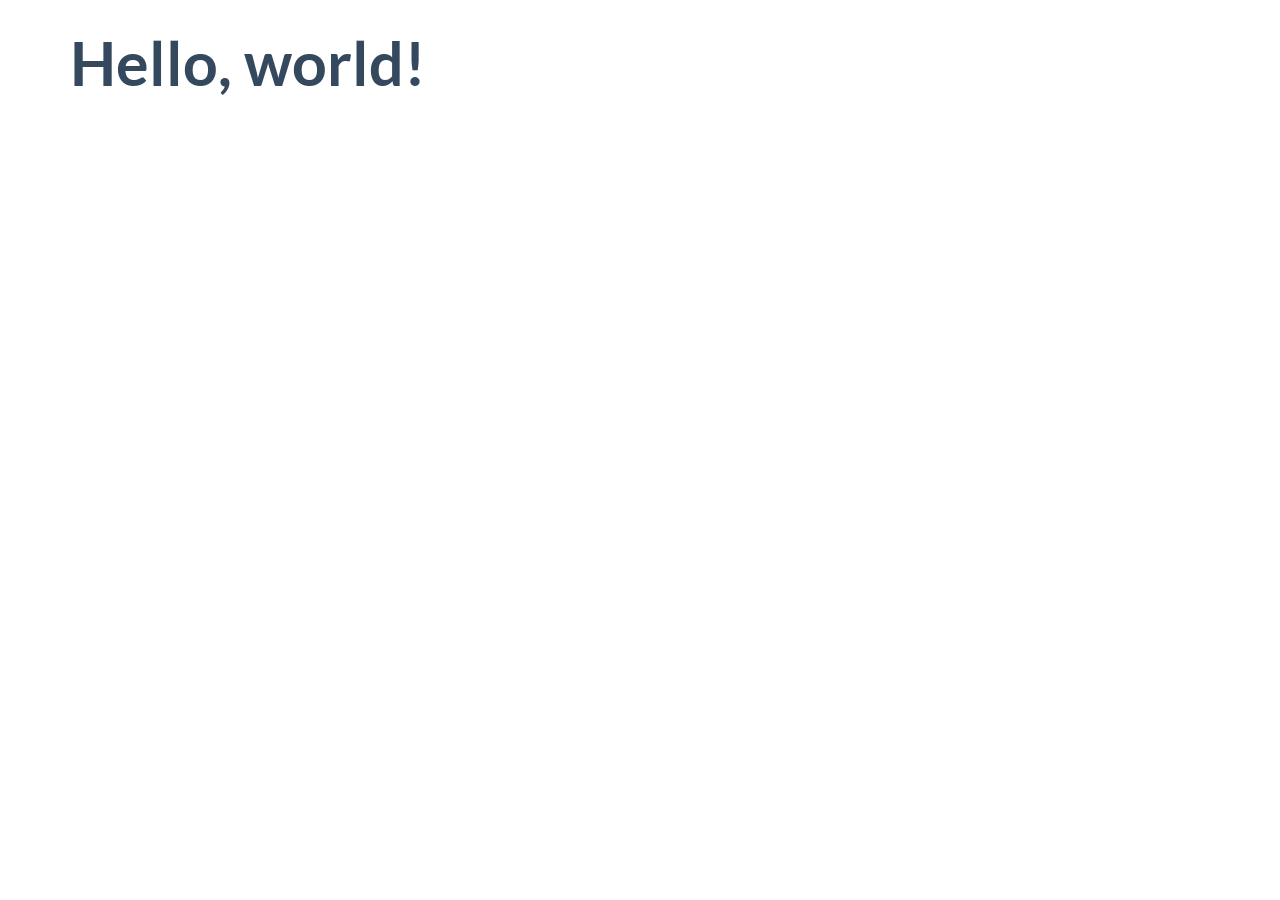
<file: ATMSim/static/dist/index.html>
<!DOCTYPE html>
<html lang="en">
  <head>
    <meta charset="utf-8">
    <title>Flat UI Free 101 Template</title>
    <meta name="viewport" content="width=device-width, initial-scale=1.0">

    <!-- Loading Bootstrap -->
    <link href="../dist/css/vendor/bootstrap/css/bootstrap.min.css" rel="stylesheet">

    <!-- Loading Flat UI -->
    <link href="../dist/css/flat-ui.min.css" rel="stylesheet">

    <link rel="shortcut icon" href="img/favicon.ico">

    <!-- HTML5 shim, for IE6-8 support of HTML5 elements. All other JS at the end of file. -->
    <!--[if lt IE 9]>
      <script src="js/vendor/html5shiv.js"></script>
      <script src="js/vendor/respond.min.js"></script>
    <![endif]-->
  </head>
  <body>
    <div class="container">
        <h1>Hello, world!</h1>
    </div>
    <!-- /.container -->


    <!-- jQuery (necessary for Flat UI's JavaScript plugins) -->
    <script src="../dist/js/vendor/jquery.min.js"></script>
    <!-- Include all compiled plugins (below), or include individual files as needed -->
    <script src="../dist/js/vendor/video.js"></script>
    <script src="../dist/js/flat-ui.min.js"></script>

  </body>
</html>
</file>
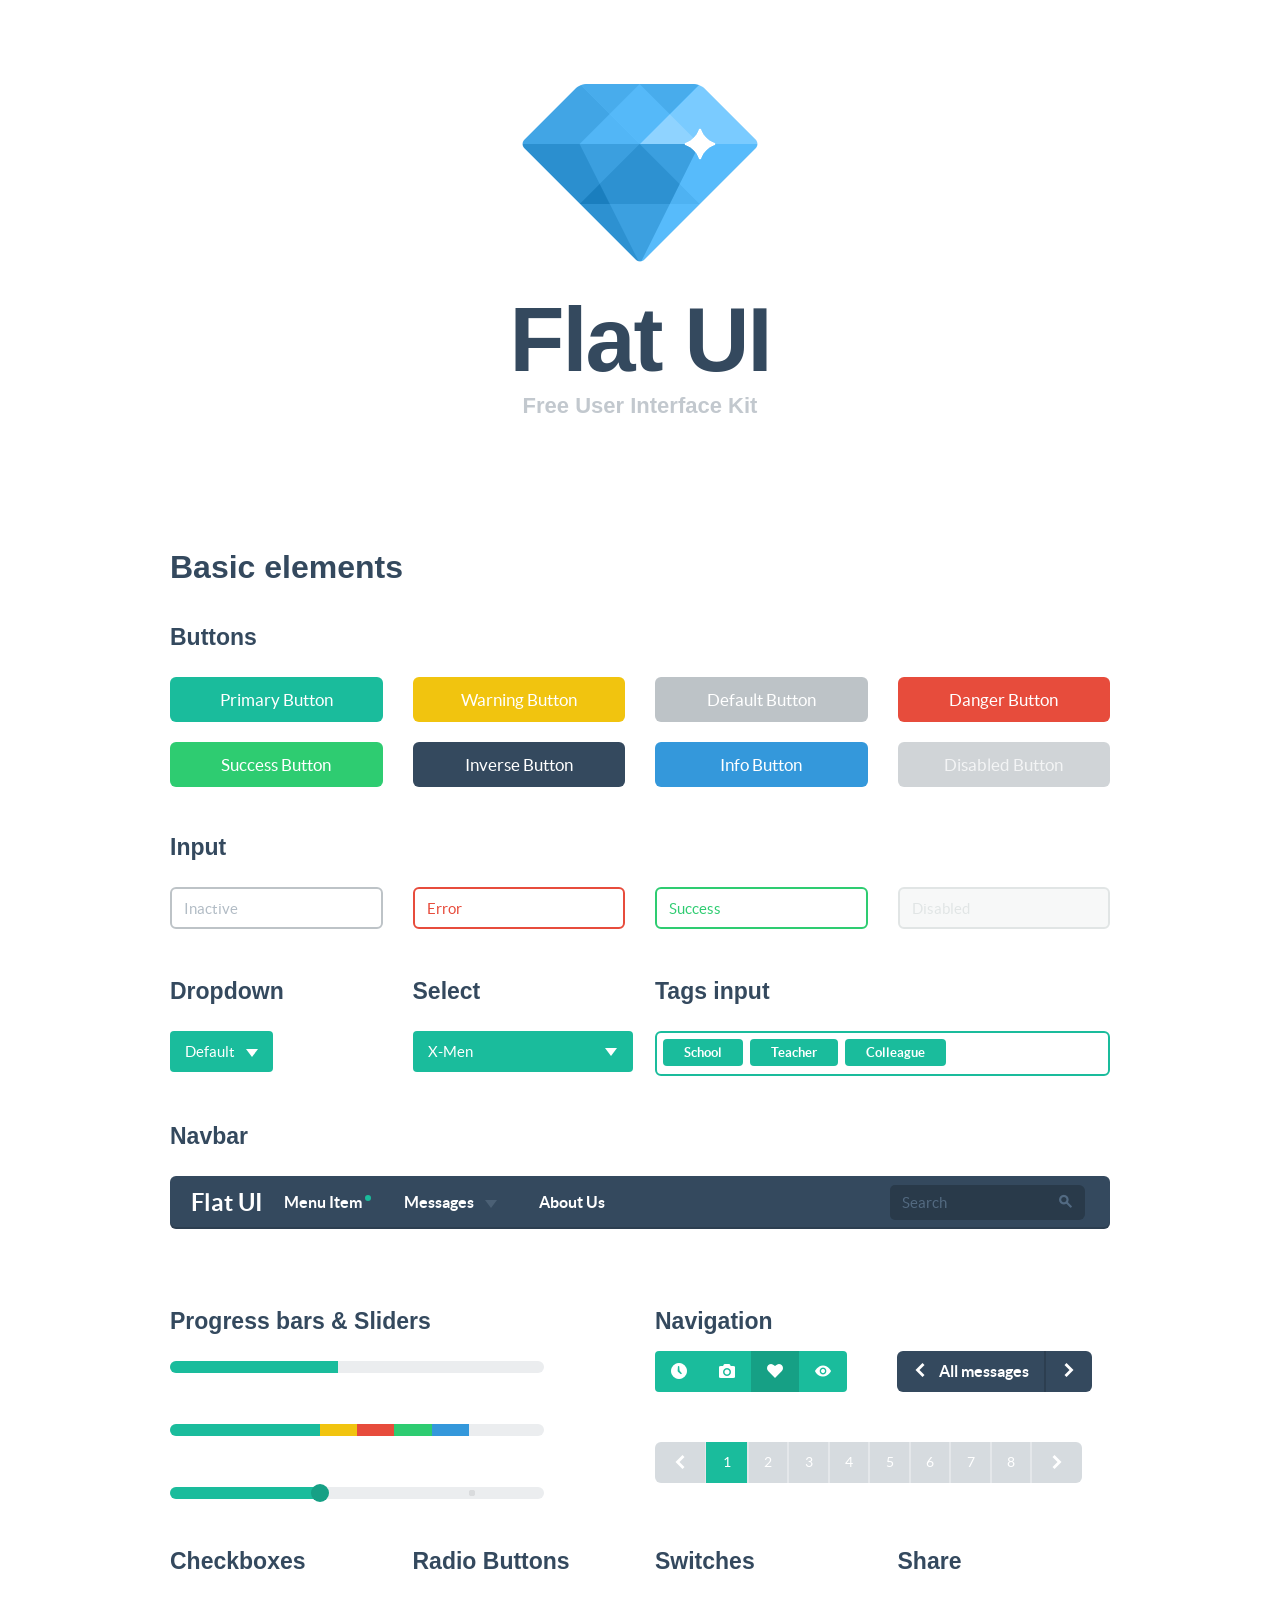
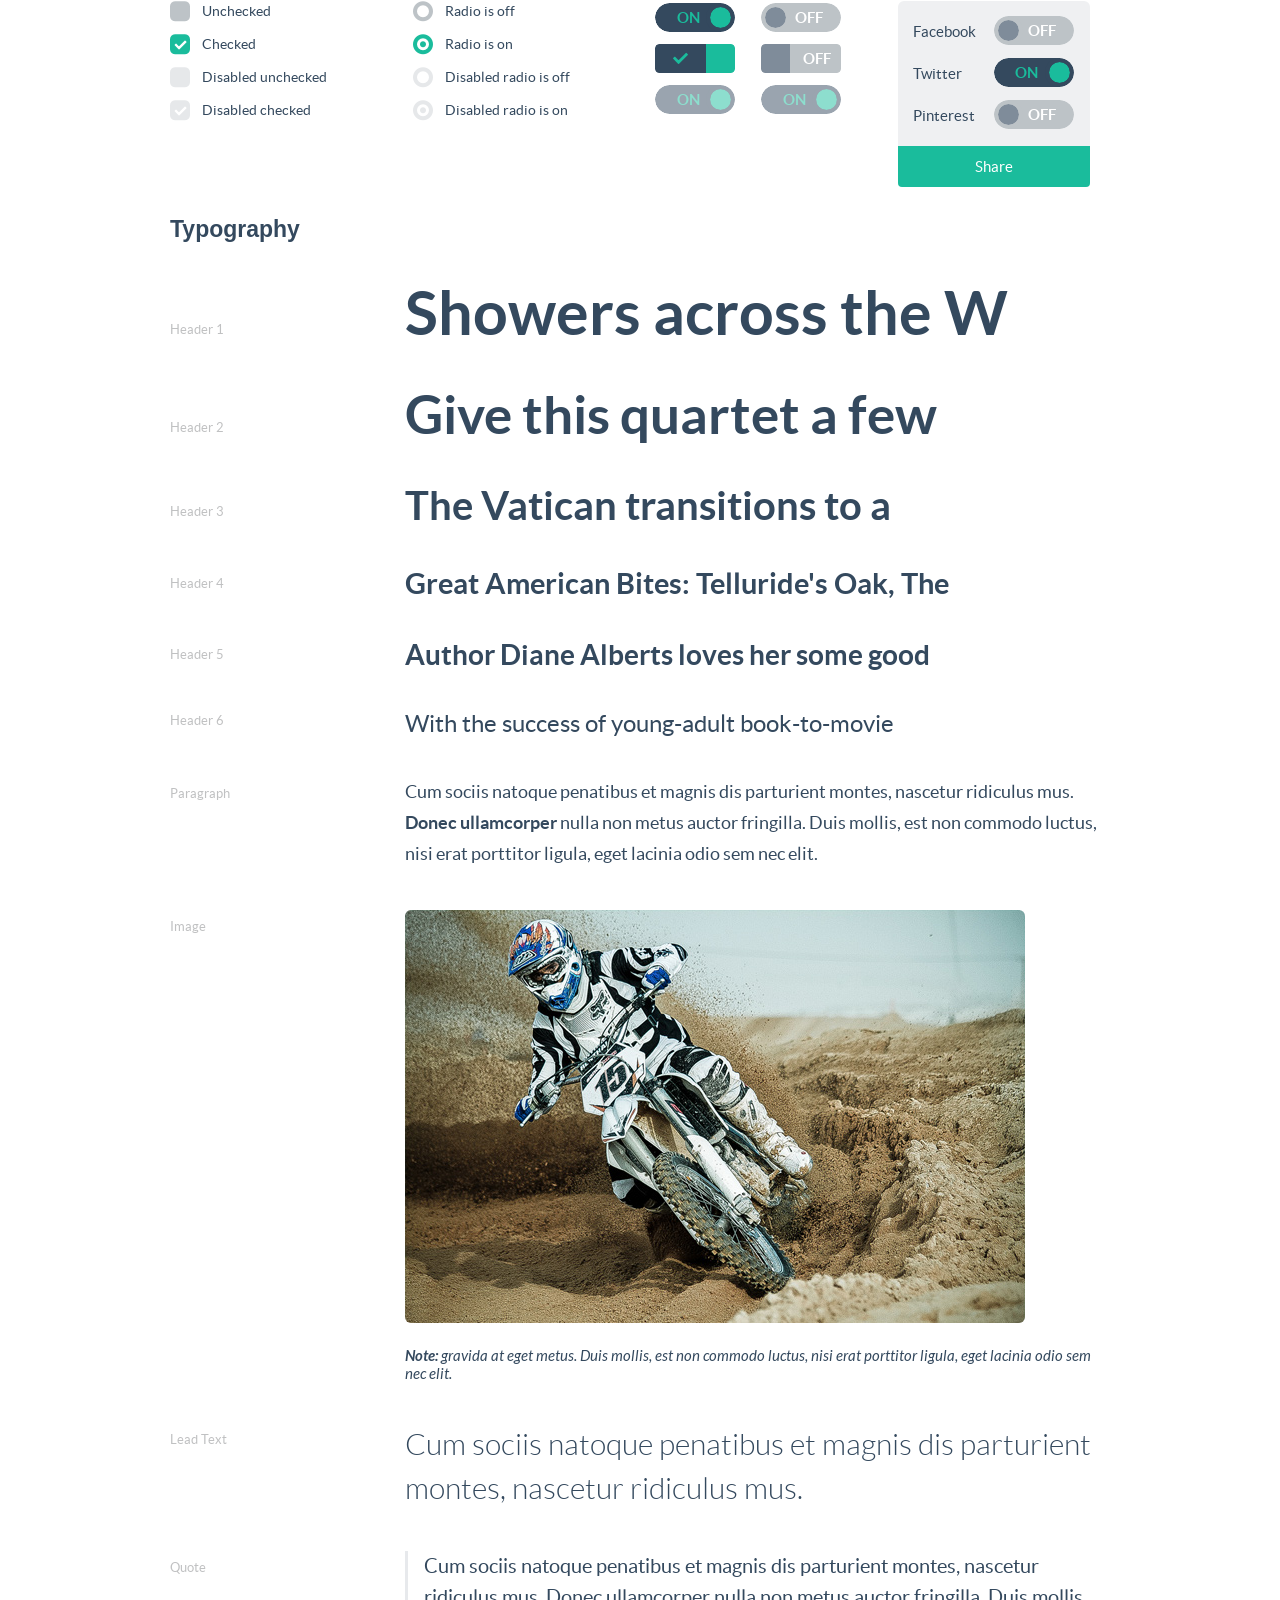
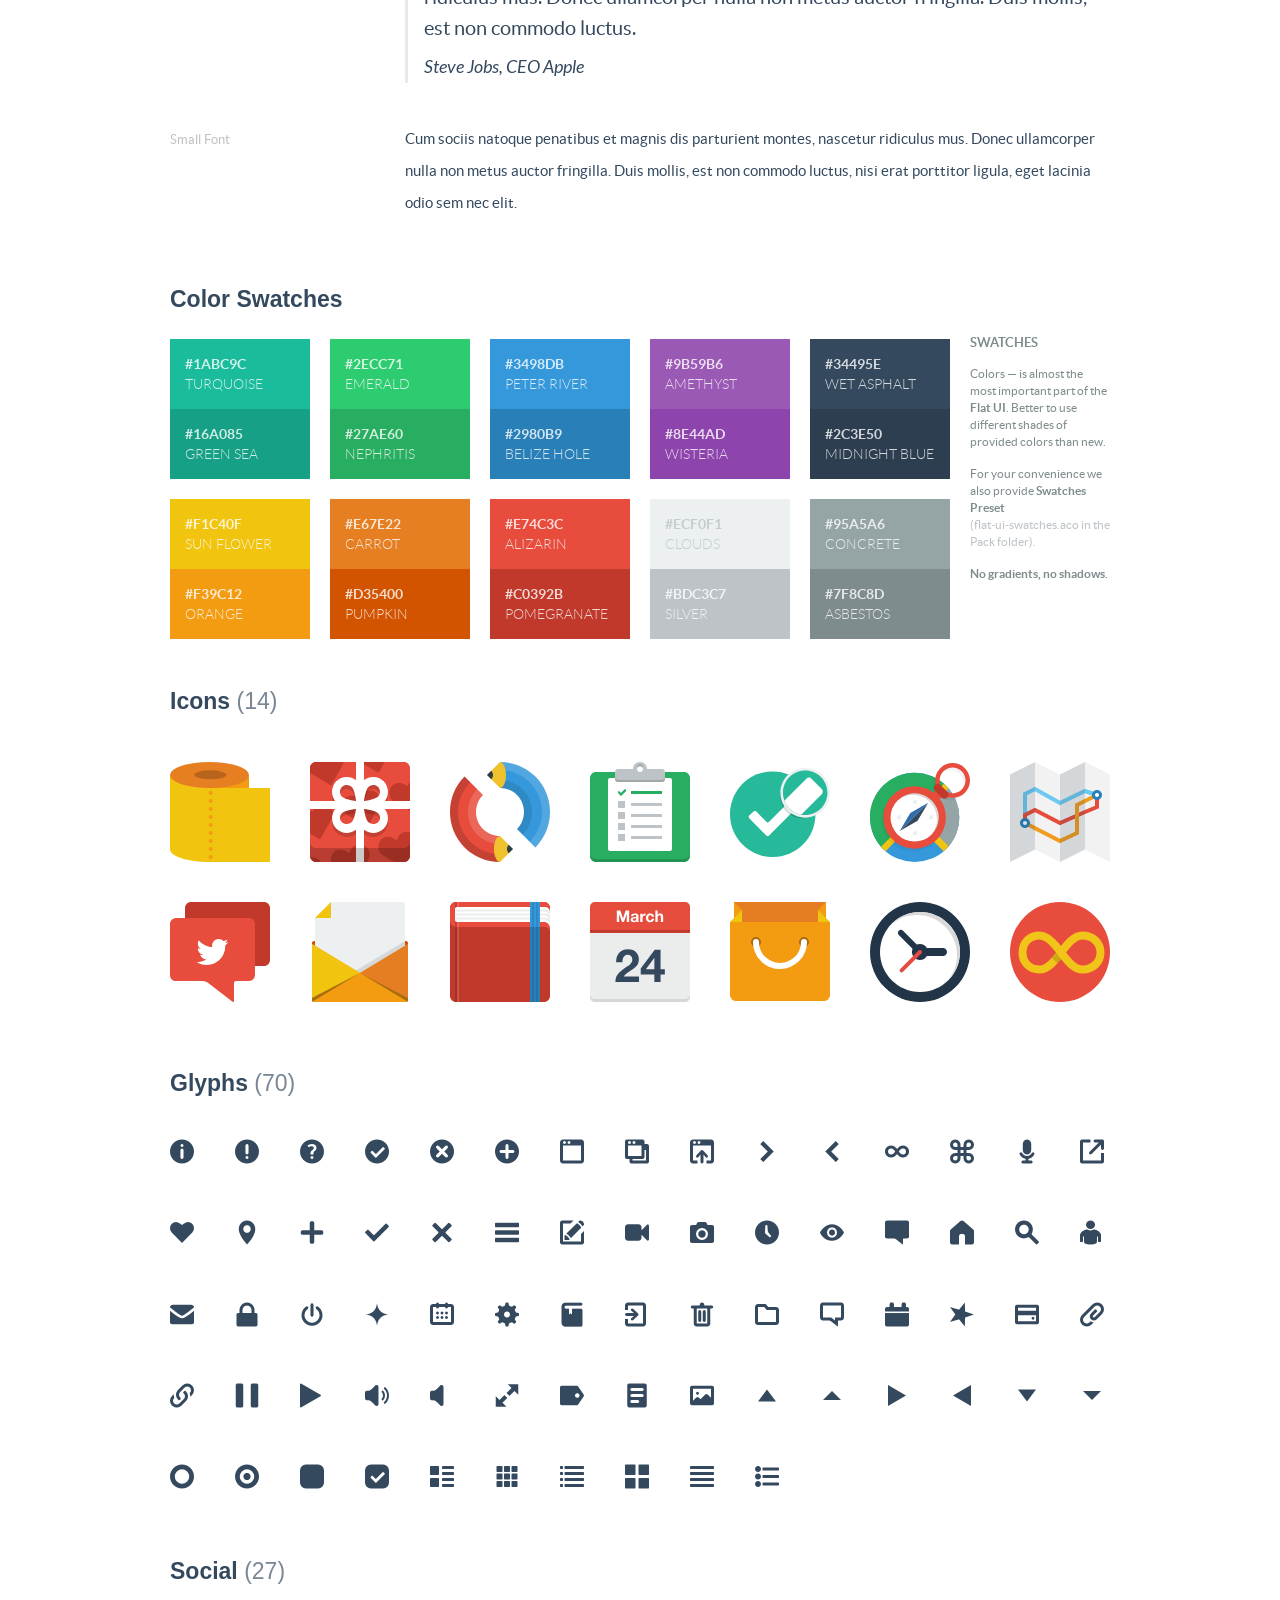
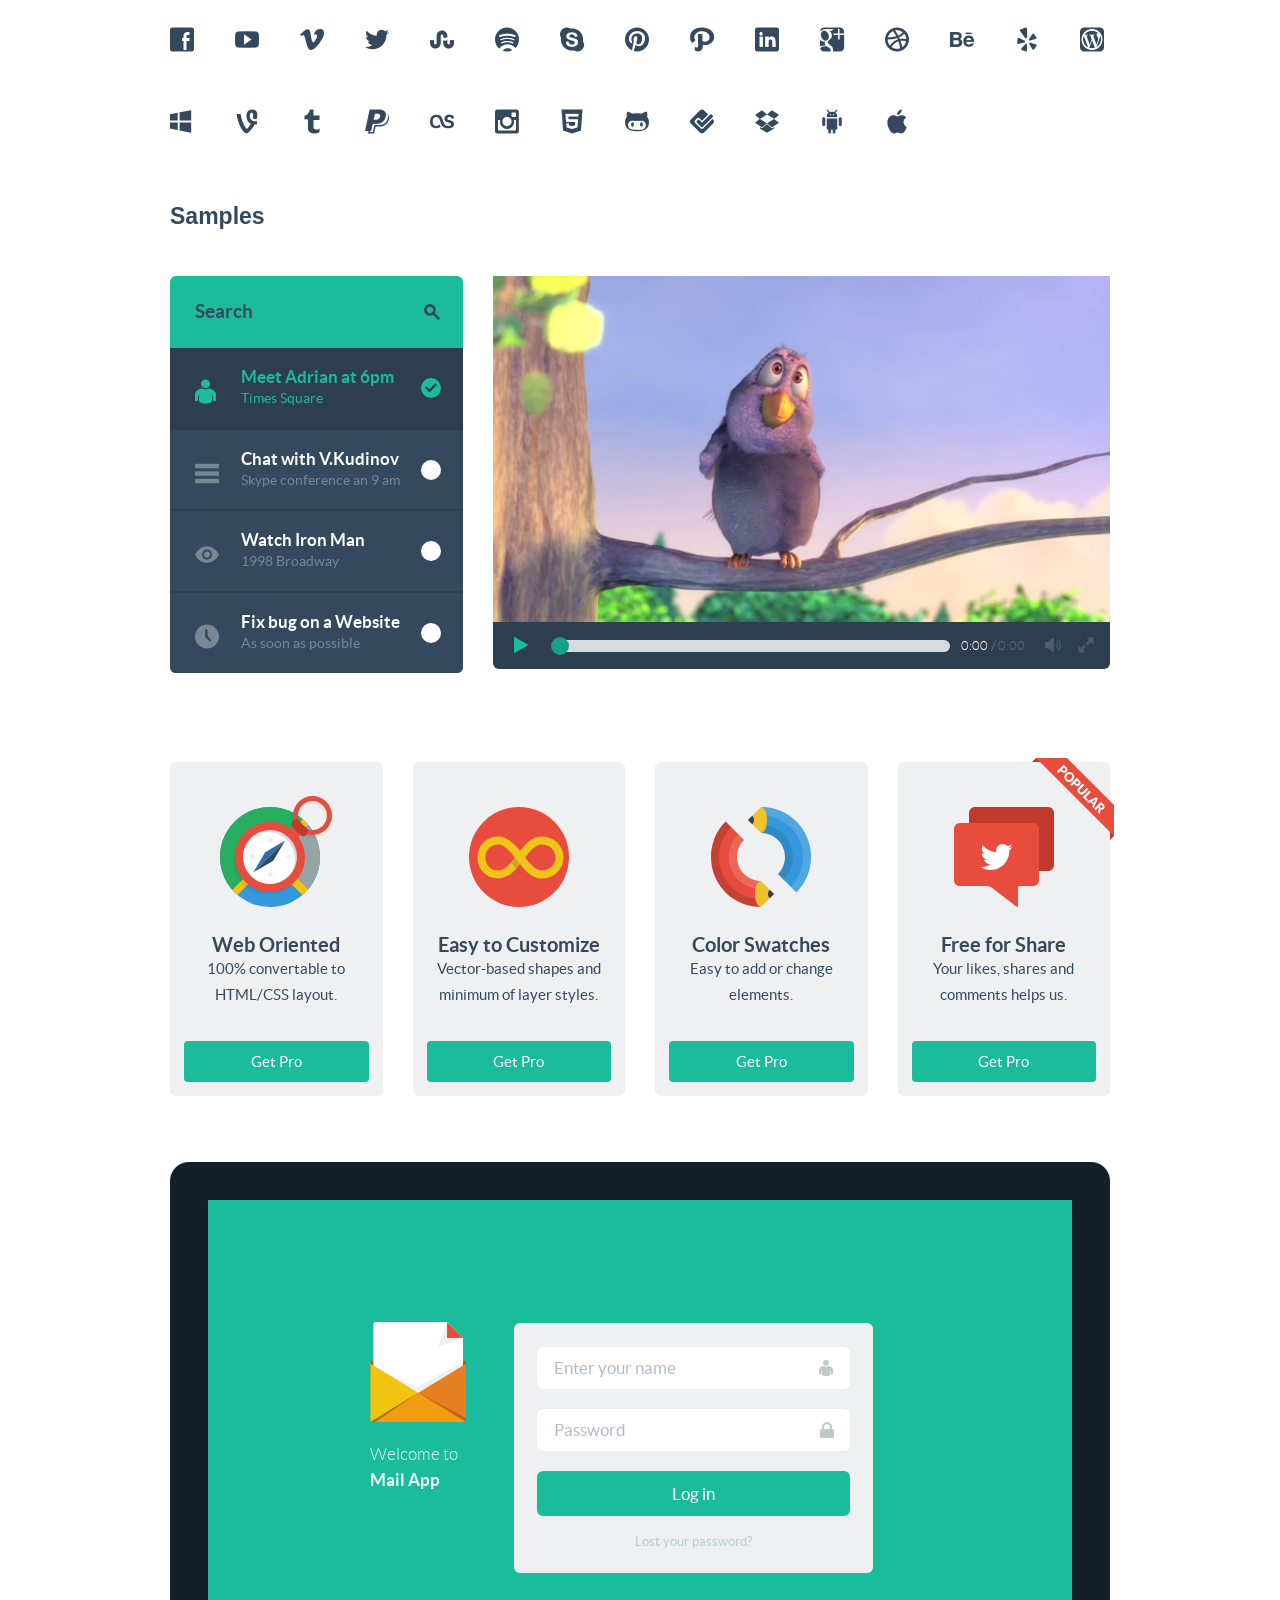
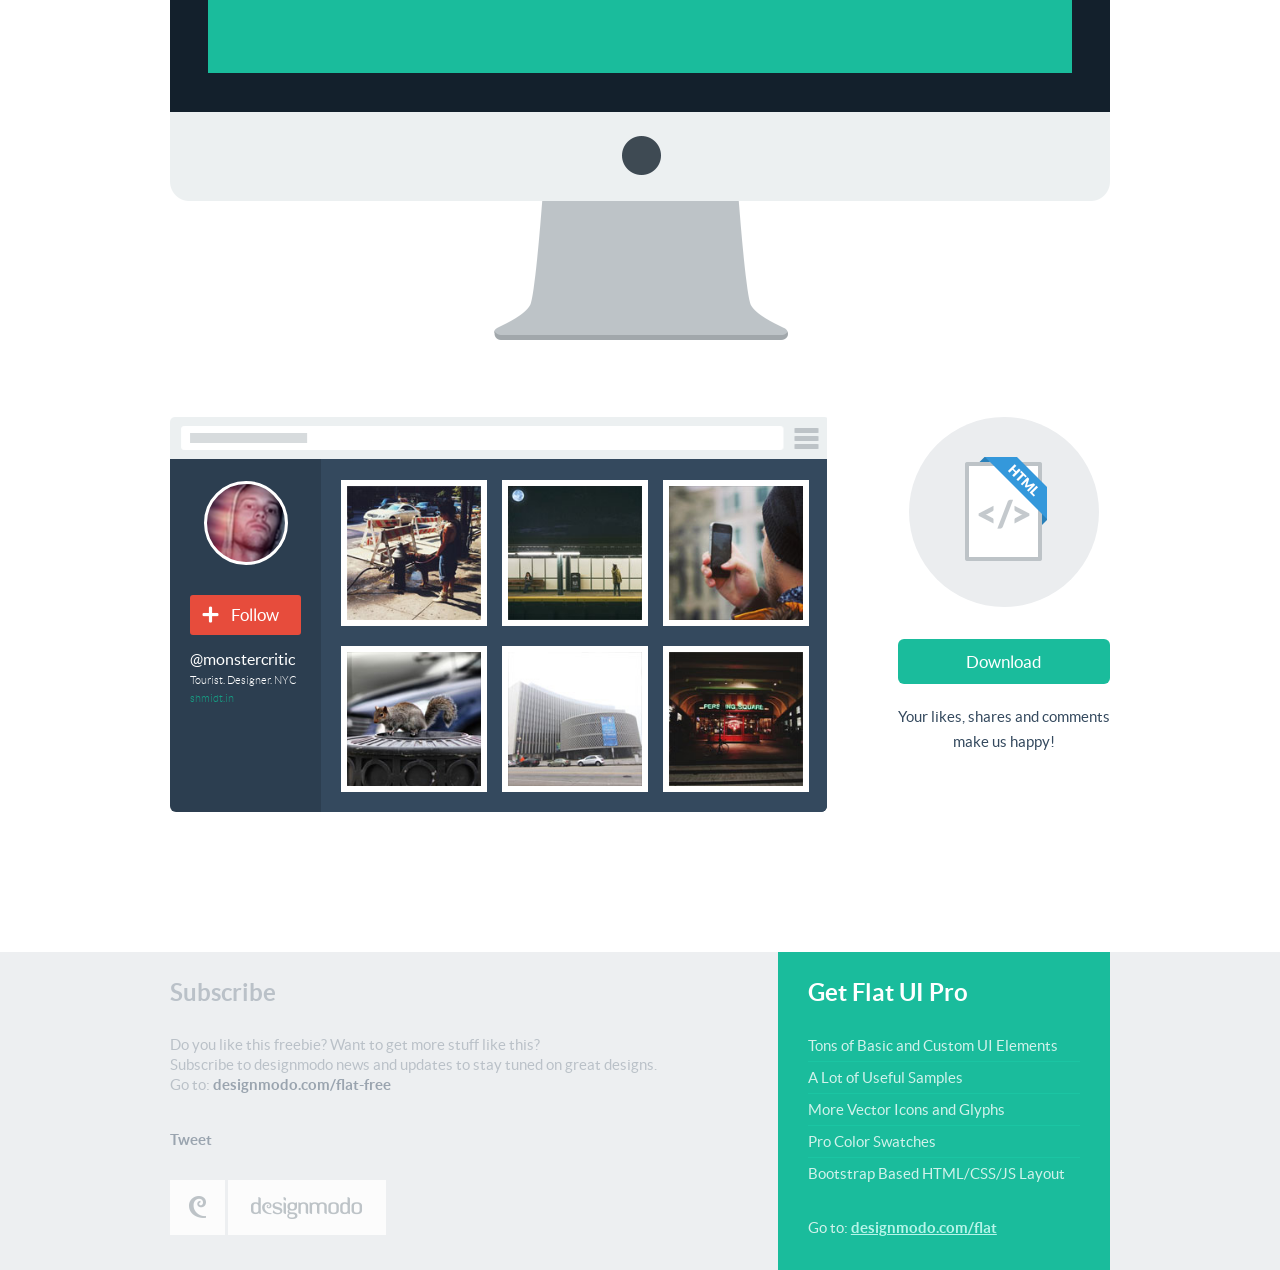
<file: ATMSim/static/default_template.html>
<!DOCTYPE html>
<html lang="en">
  <head>
    <meta charset="utf-8">
    <title>Flat UI - Free Bootstrap Framework and Theme</title>
    <meta name="description" content="Flat UI Kit Free is a Twitter Bootstrap Framework design and Theme, this responsive framework includes a PSD and HTML version."/>

    <meta name="viewport" content="width=1000, initial-scale=1.0, maximum-scale=1.0">

    <!-- Loading Bootstrap -->
    <link href="dist/css/vendor/bootstrap/css/bootstrap.min.css" rel="stylesheet">

    <!-- Loading Flat UI -->
    <link href="dist/css/flat-ui.css" rel="stylesheet">
    <link href="docs/assets/css/demo.css" rel="stylesheet">

    <link rel="shortcut icon" href="img/favicon.ico">

    <!-- HTML5 shim, for IE6-8 support of HTML5 elements. All other JS at the end of file. -->
    <!--[if lt IE 9]>
      <script src="dist/js/vendor/html5shiv.js"></script>
      <script src="dist/js/vendor/respond.min.js"></script>
    <![endif]-->
  </head>
  <body>
    <div class="container">
      <div class="demo-headline">
        <h1 class="demo-logo">
          <div class="logo"></div>
          Flat UI
          <small>Free User Interface Kit</small>
        </h1>
      </div> <!-- /demo-headline -->

      <h1 class="demo-section-title">Basic elements</h1>
      <h3 class="demo-panel-title">Buttons</h3>

      <div class="row demo-row">
        <div class="col-xs-3">
          <a href="#fakelink" class="btn btn-block btn-lg btn-primary">Primary Button</a>
        </div>
        <div class="col-xs-3">
          <a href="#fakelink" class="btn btn-block btn-lg btn-warning">Warning Button</a>
        </div>
        <div class="col-xs-3">
          <a href="#fakelink" class="btn btn-block btn-lg btn-default">Default Button</a>
        </div>
        <div class="col-xs-3">
          <a href="#fakelink" class="btn btn-block btn-lg btn-danger">Danger Button</a>
        </div>
      </div> <!-- /row -->

      <div class="row demo-row">
        <div class="col-xs-3">
          <a href="#fakelink" class="btn btn-block btn-lg btn-success">Success Button</a>
        </div>
        <div class="col-xs-3">
          <a href="#fakelink" class="btn btn-block btn-lg btn-inverse">Inverse Button</a>
        </div>
        <div class="col-xs-3">
          <a href="#fakelink" class="btn btn-block btn-lg btn-info">Info Button</a>
        </div>
        <div class="col-xs-3">
          <a href="#fakelink" class="btn btn-block btn-lg btn-default disabled">Disabled Button</a>
        </div>
      </div> <!-- /row -->

      <h3 class="demo-panel-title">Input</h3>
      <div class="row">
        <div class="col-xs-3">
          <div class="form-group">
            <input type="text" value="" placeholder="Inactive" class="form-control" />
          </div>
        </div>
        <div class="col-xs-3">
          <div class="form-group has-error">
            <input type="text" value="" placeholder="Error" class="form-control" />
          </div>
        </div>
        <div class="col-xs-3">
          <div class="form-group has-success">
            <input type="text" value="" placeholder="Success" class="form-control" />
            <span class="input-icon fui-check-inverted"></span>
          </div>
        </div>
        <div class="col-xs-3">
          <div class="form-group">
            <input type="text" value="Disabled" disabled="disabled" class="form-control" />
          </div>
        </div>
      </div> <!-- /row -->

      <div class="row">
        <div class="col-xs-3">
          <h3 class="demo-panel-title">Dropdown</h3>

          <div class="btn-group">
            <button data-toggle="dropdown" class="btn btn-primary dropdown-toggle" type="button">Default <span class="caret"></span></button>
            <ul role="menu" class="dropdown-menu">
              <li><a href="#">Action</a></li>
              <li><a href="#">Another action</a></li>
              <li><a href="#">Something else here</a></li>
              <li class="divider"></li>
              <li><a href="#">Separated link</a></li>
            </ul>
          </div><!-- /btn-group -->
        </div> <!-- /.col-xs-3 -->
        <div class="col-xs-3">
          <h3 class="demo-panel-title">Select</h3>
          <select class="form-control select select-primary" data-toggle="select">
            <option value="0">Choose hero</option>
            <option value="1">Spider Man</option>
            <option value="2">Wolverine</option>
            <option value="3">Captain America</option>
            <option value="4" selected>X-Men</option>
            <option value="5">Crocodile</option>
          </select>
        </div> <!-- /.col-xs-3 -->
        <div class="col-xs-6">
          <h3 class="demo-panel-title">Tags input</h3>
          <div class="tagsinput-primary">
            <input name="tagsinput" class="tagsinput" data-role="tagsinput" value="School, Teacher, Colleague" />
          </div>
        </div> <!-- /.col-xs-6 -->
      </div> <!-- /.row -->

      <h3 class="demo-panel-title">Navbar</h3>
      <div class="row demo-row">
        <div class="col-xs-12">
          <nav class="navbar navbar-inverse navbar-embossed" role="navigation">
            <div class="navbar-header">
              <button type="button" class="navbar-toggle" data-toggle="collapse" data-target="#navbar-collapse-01">
                <span class="sr-only">Toggle navigation</span>
              </button>
              <a class="navbar-brand" href="#">Flat UI</a>
            </div>
            <div class="collapse navbar-collapse" id="navbar-collapse-01">
              <ul class="nav navbar-nav navbar-left">
                <li><a href="#fakelink">Menu Item<span class="navbar-unread">1</span></a></li>
                <li class="dropdown">
                  <a href="#" class="dropdown-toggle" data-toggle="dropdown">Messages <b class="caret"></b></a>
                  <span class="dropdown-arrow"></span>
                  <ul class="dropdown-menu">
                    <li><a href="#">Action</a></li>
                    <li><a href="#">Another action</a></li>
                    <li><a href="#">Something else here</a></li>
                    <li class="divider"></li>
                    <li><a href="#">Separated link</a></li>
                  </ul>
                </li>
                <li><a href="#fakelink">About Us</a></li>
               </ul>
               <form class="navbar-form navbar-right" action="#" role="search">
                <div class="form-group">
                  <div class="input-group">
                    <input class="form-control" id="navbarInput-01" type="search" placeholder="Search">
                    <span class="input-group-btn">
                      <button type="submit" class="btn"><span class="fui-search"></span></button>
                    </span>
                  </div>
                </div>
              </form>
            </div><!-- /.navbar-collapse -->
          </nav><!-- /navbar -->
        </div>
      </div> <!-- /row -->

      <div class="row">
        <div class="col-xs-5">
          <h3 class="demo-panel-title">Progress bars &amp; Sliders</h3>
          <div class="progress">
            <div class="progress-bar" style="width: 45%;"></div>
          </div>
          <br/>
          <div class="progress">
            <div class="progress-bar" style="width: 40%;"></div>
            <div class="progress-bar progress-bar-warning" style="width: 10%;"></div>
            <div class="progress-bar progress-bar-danger" style="width: 10%;"></div>
            <div class="progress-bar progress-bar-success" style="width: 10%;"></div>
            <div class="progress-bar progress-bar-info" style="width: 10%;"></div>
          </div>
          <br/>
          <div id="slider" class="ui-slider">
            <div class="ui-slider-segment"></div>
            <div class="ui-slider-segment"></div>
            <div class="ui-slider-segment"></div>
          </div>
        </div> <!-- /sliders -->

        <div class="col-xs-6 col-xs-offset-1">
          <h3 class="demo-panel-title">Navigation</h3>
          <div class="row demo-navigation">
            <div class="col-xs-6">
              <div class="btn-toolbar">
                <div class="btn-group">
                  <a class="btn btn-primary" href="#fakelink"><span class="fui-time"></span></a>
                  <a class="btn btn-primary" href="#fakelink"><span class="fui-photo"></span></a>
                  <a class="btn btn-primary active" href="#fakelink"><span class="fui-heart"></span></a>
                  <a class="btn btn-primary" href="#fakelink"><span class="fui-eye"></span></a>
                </div>
              </div> <!-- /toolbar -->
            </div>
            <div class="col-xs-6 demo-pager">
              <ul class="pager">
                <li class="previous">
                  <a href="#fakelink">
                    <span class="fui-arrow-left"></span>
                    <span>All messages</span>
                  </a>
                </li>
                <li class="next">
                  <a href="#fakelink">
                    <span class="fui-arrow-right"></span>
                  </a>
                </li>
              </ul> <!-- /pager -->
            </div>
          </div> <!-- /demo-navigation -->

          <div >
            <ul class="pagination">
              <li class="previous"><a href="#fakelink" class="fui-arrow-left"></a></li>
              <li class="active"><a href="#fakelink">1</a></li>
              <li><a href="#fakelink">2</a></li>
              <li><a href="#fakelink">3</a></li>
              <li><a href="#fakelink">4</a></li>
              <li><a href="#fakelink">5</a></li>
              <li><a href="#fakelink">6</a></li>
              <li><a href="#fakelink">7</a></li>
              <li><a href="#fakelink">8</a></li>
              <li class="next"><a href="#fakelink" class="fui-arrow-right"></a></li>
            </ul>
          </div> <!-- /pagination -->
        </div> <!-- /navigation -->
      </div> <!-- /row -->

      <div class="row">
        <div class="col-xs-3">
          <h3 class="demo-panel-title">Checkboxes</h3>
          <label class="checkbox" for="checkbox1">
            <input type="checkbox" value="" id="checkbox1" data-toggle="checkbox">
            Unchecked
          </label>
          <label class="checkbox" for="checkbox2">
            <input type="checkbox" checked="checked" value="" id="checkbox2" data-toggle="checkbox" checked="">
            Checked
          </label>
          <label class="checkbox" for="checkbox3">
            <input type="checkbox" value="" id="checkbox3" data-toggle="checkbox" disabled="">
            Disabled unchecked
          </label>
          <label class="checkbox" for="checkbox4">
            <input type="checkbox" checked="checked" value="" id="checkbox4" data-toggle="checkbox" disabled="" checked="">
            Disabled checked
          </label>
        </div> <!-- /checkboxes col-xs-3 -->

        <div class="col-xs-3">
          <h3 class="demo-panel-title">Radio Buttons</h3>
          <label class="radio">
            <input type="radio" name="optionsRadios" id="optionsRadios1" value="option1" data-toggle="radio">
            Radio is off
          </label>
          <label class="radio">
            <input type="radio" name="optionsRadios" id="optionsRadios2" value="option1" data-toggle="radio" checked="">
            Radio is on
          </label>

          <label class="radio">
            <input type="radio" name="optionsRadiosDisabled" id="optionsRadios3" value="option2" data-toggle="radio" disabled="">
            Disabled radio is off
          </label>
          <label class="radio">
            <input type="radio" name="optionsRadiosDisabled" id="optionsRadios4" value="option2" data-toggle="radio" checked="" disabled="">
            Disabled radio is on
          </label>
        </div> <!-- /radios col-xs-3 -->

        <div class="col-xs-3">
          <h3 class="demo-panel-title">Switches</h3>

          <table width="100%">
            <tr>
              <td width="50%" class="pbm">
                <input type="checkbox" checked data-toggle="switch" id="custom-switch-01" />
              </td>
              <td class="pbm">
                <input type="checkbox" data-toggle="switch" id="custom-switch-02" />
              </td>
            </tr>
            <tr>
              <td class="pbm">
                <div class="bootstrap-switch-square">
                  <input type="checkbox" checked data-toggle="switch" id="custom-switch-03" data-on-text="<span class='fui-check'></span>" data-off-text="<span class='fui-cross'></span>" />
                </div>
              </td>
              <td class="pbm">
                <div class="bootstrap-switch-square">
                  <input type="checkbox" data-toggle="switch" id="custom-switch-04" />
                </div>
              </td>
            </tr>
            <tr>
              <td>
                <input type="checkbox" checked disabled data-toggle="switch" id="custom-switch-5" />
              </td>
              <td>
                <input type="checkbox" checked disabled data-toggle="switch" id="custom-switch-6" />
              </td>
            </tr>
          </table>
        </div> <!-- /.col-xs-3 -->
        <div class="col-xs-3">
          <h3 class="demo-panel-title">Share</h3>
          <div class="share mrl">
            <ul>
              <li>
                <label class="share-label" for="share-toggle2">Facebook</label>
                <input type="checkbox" data-toggle="switch" />
              </li>
              <li>
                <label class="share-label" for="share-toggle4">Twitter</label>
                <input type="checkbox" checked="" data-toggle="switch" />
              </li>
              <li>
                <label class="share-label" for="share-toggle6">Pinterest</label>
                <input type="checkbox" data-toggle="switch" />
              </li>
            </ul>
            <a href="#" class="btn btn-primary btn-block btn-large">Share</a>
          </div> <!-- /share -->
        </div><!-- /.col-xs-3 -->
      </div> <!-- /.row -->

      <div class="demo-row typography-row">
      	<div class="demo-title">
      		<h3 class="demo-panel-title">Typography</h3>
      	</div>
      	<div class="demo-content">
      		<div class="demo-type-example">
	      		<h1><span class="demo-heading-note">Header 1</span>Showers across the W</h1>
      		</div>
      		<div class="demo-type-example">
	      		<h2><span class="demo-heading-note">Header 2</span>Give this quartet a few</h2>
      		</div>
      		<div class="demo-type-example">
	      		<h3><span class="demo-heading-note">Header 3</span>The Vatican transitions to a</h3>
      		</div>
      		<div class="demo-type-example">
	      		<h4><span class="demo-heading-note">Header 4</span>Great American Bites: Telluride's Oak, The</h4>
      		</div>
      		<div class="demo-type-example">
	      		<h5><span class="demo-heading-note">Header 5</span>Author Diane Alberts loves her some good</h5>
      		</div>
      		<div class="demo-type-example">
	      		<h6><span class="demo-heading-note">Header 6</span>With the success of young-adult book-to-movie</h6>
      		</div>
      		<div class="demo-type-example">
	      		<span class="demo-text-note">Paragraph</span>
	          <p>Cum sociis natoque penatibus et magnis dis parturient montes, nascetur ridiculus mus. <strong>Donec ullamcorper</strong> nulla non metus auctor fringilla. Duis mollis, est non commodo luctus, nisi erat porttitor ligula, eget lacinia odio sem nec elit.</p>
      		</div>
      		<div class="demo-type-example">
	      		<span class="demo-text-note">Image</span>
	          <img src="docs/assets/img/example-image.jpg" alt="example-image" class="img-rounded img-responsive">
	          <p class="img-comment"><strong>Note:</strong> gravida at eget metus. Duis mollis, est non commodo luctus, nisi erat porttitor ligula, eget lacinia odio sem nec elit.</p>
      		</div>
      		<div class="demo-type-example">
	      		<span class="demo-text-note">Lead Text</span>
						<p class="lead">Cum sociis natoque penatibus et magnis dis parturient montes, nascetur ridiculus mus.</p>
      		</div>
      		<div class="demo-type-example">
	      		<span class="demo-text-note">Quote</span>
	          <blockquote>
	            <p>Cum sociis natoque penatibus et magnis dis parturient montes, nascetur ridiculus mus. Donec ullamcorper nulla non metus auctor fringilla. Duis mollis, est non commodo luctus.</p>
	            <small>Steve Jobs, CEO Apple</small>
	          </blockquote>
      		</div>
      		<div class="demo-type-example">
	      		<span class="demo-text-note">Small Font</span>
	          <p><small>Cum sociis natoque penatibus et magnis dis parturient montes, nascetur ridiculus mus. Donec ullamcorper nulla non metus auctor fringilla. Duis mollis, est non commodo luctus, nisi erat porttitor ligula, eget lacinia odio sem nec elit.</small></p>
      		</div>
      	</div><!-- /.demo-content-wide -->
      </div><!-- /.demo-row -->

      <h3 class="demo-panel-title">Color Swatches</h3>
      <div class="row demo-swatches-row">
	      <div class="swatches-col">
		      <div class="pallete-item">
			      <dl class="palette palette-turquoise">
                <dt>#1abc9c</dt>
                <dd>Turquoise</dd>
              </dl>
              <dl class="palette palette-green-sea">
                <dt>#16a085</dt>
                <dd>Green sea</dd>
              </dl>
		      </div>
		      <div class="pallete-item">
			      <dl class="palette palette-emerald">
              <dt>#2ecc71</dt>
              <dd>Emerald</dd>
            </dl>
            <dl class="palette palette-nephritis">
              <dt>#27ae60</dt>
              <dd>Nephritis</dd>
            </dl>
		      </div>
		      <div class="pallete-item">
			      <dl class="palette palette-peter-river">
              <dt>#3498db</dt>
              <dd>Peter river</dd>
            </dl>
            <dl class="palette palette-belize-hole">
              <dt>#2980b9</dt>
              <dd>Belize hole</dd>
            </dl>
		      </div>
		      <div class="pallete-item">
			      <dl class="palette palette-amethyst">
              <dt>#9b59b6</dt>
              <dd>Amethyst</dd>
            </dl>
            <dl class="palette palette-wisteria">
              <dt>#8e44ad</dt>
              <dd>Wisteria</dd>
            </dl>
		      </div>
		      <div class="pallete-item">
			      <dl class="palette palette-wet-asphalt">
              <dt>#34495e</dt>
              <dd>Wet asphalt</dd>
            </dl>
            <dl class="palette palette-midnight-blue">
              <dt>#2c3e50</dt>
              <dd>Midnight blue</dd>
            </dl>
		      </div>
		      <div class="pallete-item">
			      <dl class="palette palette-sun-flower">
              <dt>#f1c40f</dt>
              <dd>Sun flower</dd>
            </dl>
            <dl class="palette palette-orange">
              <dt>#f39c12</dt>
              <dd>Orange</dd>
            </dl>
		      </div>
		      <div class="pallete-item">
			      <dl class="palette palette-carrot">
              <dt>#e67e22</dt>
              <dd>Carrot</dd>
            </dl>
            <dl class="palette palette-pumpkin">
              <dt>#d35400</dt>
              <dd>Pumpkin</dd>
            </dl>
		      </div>
		      <div class="pallete-item">
			      <dl class="palette palette-alizarin">
              <dt>#e74c3c</dt>
              <dd>Alizarin</dd>
            </dl>
            <dl class="palette palette-pomegranate">
              <dt>#c0392b</dt>
              <dd>Pomegranate</dd>
            </dl>
		      </div>
		      <div class="pallete-item">
			      <dl class="palette palette-clouds">
              <dt>#ecf0f1</dt>
              <dd>Clouds</dd>
            </dl>
            <dl class="palette palette-silver">
              <dt>#bdc3c7</dt>
              <dd>Silver</dd>
            </dl>
		      </div>
		      <div class="pallete-item">
			      <dl class="palette palette-concrete">
              <dt>#95a5a6</dt>
              <dd>Concrete</dd>
            </dl>
            <dl class="palette palette-asbestos">
              <dt>#7f8c8d</dt>
              <dd>Asbestos</dd>
            </dl>
		      </div>
	      </div> <!-- /swatches items -->
	      <div class="swatches-desc-col">
		      <h6 class="palette-headline">SWATCHES</h6>
          <p class="palette-paragraph">
            Colors &mdash; is almost the most important part of the <strong>Flat UI</strong>. Better to use different shades of provided colors than new.
          </p>
          <p class="palette-paragraph">
            For your convenience we also provide <strong>Swatches Preset</strong> <span>(flat&#8209;ui&#8209;swatches.aco in the Pack folder).</span>
          </p>
          <p class="palette-paragraph">
            <strong>No gradients, no shadows.</strong>
          </p>
	      </div> <!-- /swatches desc -->
      </div> <!-- /swatches row -->

      <h3 class="demo-panel-title">Icons <small>(14)</small></h3>
      <div class="demo-illustrations">
        <div class="demo-content">
          <div><img src="img/icons/svg/toilet-paper.svg" alt="Toilet-Paper"></div>
          <div><img src="img/icons/svg/gift-box.svg" alt="Gift-Box"></div>
          <div><img src="img/icons/svg/pencils.svg" alt="Pensils"></div>
          <div><img src="img/icons/svg/clipboard.svg" alt="Clipboard"></div>
          <div><img src="img/icons/svg/retina.svg" alt="Retina"></div>
          <div><img src="img/icons/svg/compas.svg" alt="Compas"></div>
          <div><img src="img/icons/svg/map.svg" alt="Map"></div>
          <div><img src="img/icons/svg/chat.svg" alt="Chat"></div>
          <div><img src="img/icons/svg/mail.svg" alt="Mail"></div>
          <div><img src="img/icons/svg/book.svg" alt="Book"></div>
          <div><img src="img/icons/svg/calendar.svg" alt="Calendar"></div>
          <div><img src="img/icons/svg/paper-bag.svg" alt="Pocket"></div>
          <div><img src="img/icons/svg/clocks.svg" alt="Watches"></div>
          <div><img src="img/icons/svg/loop.svg" alt="Infinity-Loop"></div>
        </div>
      </div>


      <h3 class="demo-panel-title">Glyphs <small>(70)</small></h3>
      <div class="demo-icons">
        <div class="demo-content">
          <span class="fui-info-circle"></span>
          <span class="fui-alert-circle"></span>
          <span class="fui-question-circle"></span>
          <span class="fui-check-circle"></span>
          <span class="fui-cross-circle"></span>
          <span class="fui-plus-circle"></span>
          <span class="fui-window"></span>
          <span class="fui-windows"></span>
          <span class="fui-upload"></span>
          <span class="fui-arrow-right"></span>
          <span class="fui-arrow-left"></span>
          <span class="fui-loop"></span>
          <span class="fui-cmd"></span>
          <span class="fui-mic"></span>
          <span class="fui-export"></span>
          <span class="fui-heart"></span>
          <span class="fui-location"></span>
          <span class="fui-plus"></span>
          <span class="fui-check"></span>
          <span class="fui-cross"></span>
          <span class="fui-list"></span>
          <span class="fui-new"></span>
          <span class="fui-video"></span>
          <span class="fui-photo"></span>
          <span class="fui-time"></span>
          <span class="fui-eye"></span>
          <span class="fui-chat"></span>
          <span class="fui-home"></span>
          <span class="fui-search"></span>
          <span class="fui-user"></span>
          <span class="fui-mail"></span>
          <span class="fui-lock"></span>
          <span class="fui-power"></span>
          <span class="fui-star"></span>
          <span class="fui-calendar"></span>
          <span class="fui-gear"></span>
          <span class="fui-bookmark"></span>
          <span class="fui-exit"></span>
          <span class="fui-trash"></span>
          <span class="fui-folder"></span>
          <span class="fui-bubble"></span>
          <span class="fui-calendar-solid"></span>
          <span class="fui-star-2"></span>
          <span class="fui-credit-card"></span>
          <span class="fui-clip"></span>
          <span class="fui-link"></span>
          <span class="fui-pause"></span>
          <span class="fui-play"></span>
          <span class="fui-volume"></span>
          <span class="fui-mute"></span>
          <span class="fui-resize"></span>
          <span class="fui-tag"></span>
          <span class="fui-document"></span>
          <span class="fui-image"></span>
          <span class="fui-triangle-up"></span>
          <span class="fui-triangle-up-small"></span>
          <span class="fui-triangle-right-large"></span>
          <span class="fui-triangle-left-large"></span>
          <span class="fui-triangle-down"></span>
          <span class="fui-triangle-down-small"></span>
          <span class="fui-radio-unchecked"></span>
          <span class="fui-radio-checked"></span>
          <span class="fui-checkbox-unchecked"></span>
          <span class="fui-checkbox-checked"></span>
          <span class="fui-list-thumbnailed"></span>
          <span class="fui-list-small-thumbnails"></span>
          <span class="fui-list-numbered"></span>
          <span class="fui-list-large-thumbnails"></span>
          <span class="fui-list-columned"></span>
          <span class="fui-list-bulleted"></span>
        </div><!-- /.demo-content -->
      </div><!-- /.demo-icons -->

      <h3 class="demo-panel-title">Social <small>(27)</small></h3>
      <div class="demo-icons">
        <div class="demo-content">
          <span class="fui-facebook"></span>
          <span class="fui-youtube"></span>
          <span class="fui-vimeo"></span>
          <span class="fui-twitter"></span>
          <span class="fui-stumbleupon"></span>
          <span class="fui-spotify"></span>
          <span class="fui-skype"></span>
          <span class="fui-pinterest"></span>
          <span class="fui-path"></span>
          <span class="fui-linkedin"></span>
          <span class="fui-google-plus"></span>
          <span class="fui-dribbble"></span>
          <span class="fui-behance"></span>
          <span class="fui-yelp"></span>
          <span class="fui-wordpress"></span>
          <span class="fui-windows-8"></span>
          <span class="fui-vine"></span>
          <span class="fui-tumblr"></span>
          <span class="fui-paypal"></span>
          <span class="fui-lastfm"></span>
          <span class="fui-instagram"></span>
          <span class="fui-html5"></span>
          <span class="fui-github"></span>
          <span class="fui-foursquare"></span>
          <span class="fui-dropbox"></span>
          <span class="fui-android"></span>
          <span class="fui-apple"></span>
        </div><!-- /.demo-content -->
      </div><!-- /.demo-icons -->

      <h3 class="demo-panel-title mbl pbl">Samples</h3>
      <div class="row demo-samples">
        <div class="col-xs-4">
          <div class="todo">
            <div class="todo-search">
              <input class="todo-search-field" type="search" value="" placeholder="Search" />
            </div>
            <ul>
              <li class="todo-done">
                <div class="todo-icon fui-user"></div>
                <div class="todo-content">
                  <h4 class="todo-name">
                    Meet <strong>Adrian</strong> at <strong>6pm</strong>
                  </h4>
                  Times Square
                </div>
              </li>
              <li>
                <div class="todo-icon fui-list"></div>
                <div class="todo-content">
                  <h4 class="todo-name">
                    Chat with <strong>V.Kudinov</strong>
                  </h4>
                  Skype conference an 9 am
                </div>
              </li>
              <li>
                <div class="todo-icon fui-eye"></div>
                <div class="todo-content">
                  <h4 class="todo-name">
                    Watch <strong>Iron Man</strong>
                  </h4>
                  1998 Broadway
                </div>
              </li>
              <li>
                <div class="todo-icon fui-time"></div>
                <div class="todo-content">
                  <h4 class="todo-name">
                    Fix bug on a <strong>Website</strong>
                  </h4>
                  As soon as possible
                </div>
              </li>
            </ul>
          </div><!-- /.todo -->
        </div><!-- /.col-xs-4 -->

        <div class="col-xs-8">
          <video class="video-js" preload="auto" poster="docs/assets/img/video/poster.jpg" data-setup="{}">
            <source src="http://iurevych.github.com/Flat-UI-videos/big_buck_bunny.mp4" type="video/mp4">
            <source src="http://iurevych.github.com/Flat-UI-videos/big_buck_bunny.webm" type="video/webm">
          </video>
        </div> <!-- /video -->
      </div>

      <div class="row demo-tiles">
        <div class="col-xs-3">
          <div class="tile">
            <img src="img/icons/svg/compas.svg" alt="Compas" class="tile-image big-illustration">
            <h3 class="tile-title">Web Oriented</h3>
            <p>100% convertable to HTML/CSS layout.</p>
            <a class="btn btn-primary btn-large btn-block" href="http://designmodo.com/flat">Get Pro</a>
          </div>
        </div>

        <div class="col-xs-3">
          <div class="tile">
            <img src="img/icons/svg/loop.svg" alt="Infinity-Loop" class="tile-image">
            <h3 class="tile-title">Easy to Customize</h3>
            <p>Vector-based shapes and minimum of layer styles.</p>
            <a class="btn btn-primary btn-large btn-block" href="http://designmodo.com/flat">Get Pro</a>
          </div>
        </div>

        <div class="col-xs-3">
          <div class="tile">
            <img src="img/icons/svg/pencils.svg" alt="Pensils" class="tile-image">
            <h3 class="tile-title">Color Swatches</h3>
            <p>Easy to add or change elements. </p>
            <a class="btn btn-primary btn-large btn-block" href="http://designmodo.com/flat">Get Pro</a>
          </div>
        </div>

        <div class="col-xs-3">
          <div class="tile tile-hot">
            <img src="img/icons/svg/ribbon.svg" alt="ribbon" class="tile-hot-ribbon">
            <img src="img/icons/svg/chat.svg" alt="Chat" class="tile-image">
            <h3 class="tile-title">Free for Share</h3>
            <p>Your likes, shares and comments helps us.</p>
            <a class="btn btn-primary btn-large btn-block" href="http://designmodo.com/flat">Get Pro</a>
          </div>

        </div>
      </div> <!-- /tiles -->

      <div class="login">
        <div class="login-screen">
          <div class="login-icon">
            <img src="img/login/icon.png" alt="Welcome to Mail App" />
            <h4>Welcome to <small>Mail App</small></h4>
          </div>

          <div class="login-form">
            <div class="form-group">
              <input type="text" class="form-control login-field" value="" placeholder="Enter your name" id="login-name" />
              <label class="login-field-icon fui-user" for="login-name"></label>
            </div>

            <div class="form-group">
              <input type="password" class="form-control login-field" value="" placeholder="Password" id="login-pass" />
              <label class="login-field-icon fui-lock" for="login-pass"></label>
            </div>

            <a class="btn btn-primary btn-lg btn-block" href="#">Log in</a>
            <a class="login-link" href="#">Lost your password?</a>
          </div>
        </div>
      </div>

      <div class="row">
        <div class="col-xs-9">
          <div class="demo-browser">
            <div class="demo-browser-side">
              <div class="demo-browser-author"></div>
              <div class="demo-browser-action">
                <a class="btn btn-danger btn-lg btn-block" href="http://twitter.com/monstercritic" target="_blank">
                  <span class="fui-plus"></span>Follow
                </a>
              </div>
              <h5>@monstercritic</h5>
              <h6>
                Tourist. Designer. NYC
                <a href="http://shmidt.in" target="_blank">shmidt.in</a>
              </h6>
            </div>
            <div class="demo-browser-content">
              <img src="docs/assets/img/demo/browser-pic-1.jpg" alt="" />
              <img src="docs/assets/img/demo/browser-pic-2.jpg" alt="" />
              <img src="docs/assets/img/demo/browser-pic-3.jpg" alt="" />
              <img src="docs/assets/img/demo/browser-pic-4.jpg" alt="" />
              <img src="docs/assets/img/demo/browser-pic-5.jpg" alt="" />
              <img src="docs/assets/img/demo/browser-pic-6.jpg" alt="" />
            </div>
          </div>
        </div>

        <div class="col-xs-3">
          <div class="demo-download">
            <img src="docs/assets/img/demo/html-icon.png" src="Free PSD" />
          </div>

          <a href="https://github.com/designmodo/Flat-UI/archive/master.zip" class="btn btn-primary btn-lg btn-block">Download</a>

          <p class="demo-download-text">Your likes, shares and comments make us happy!</p>
        </div>
      </div> <!-- /download area -->

    </div> <!-- /container -->

    <footer>
      <div class="container">
        <div class="row">
          <div class="col-xs-7">
            <h3 class="footer-title">Subscribe</h3>
            <p>Do you like this freebie? Want to get more stuff like this?<br/>
              Subscribe to designmodo news and updates to stay tuned on great designs.<br/>
              Go to: <a href="http://designmodo.com/flat-free" target="_blank">designmodo.com/flat-free</a>
            </p>

            <p class="pvl">
              <a href="https://twitter.com/share" class="twitter-share-button" data-url="http://designmodo.com/flat-free/" data-text="Flat UI Free - PSD&amp;amp;HTML User Interface Kit" data-via="designmodo">Tweet</a>
							<script>!function(d,s,id){var js,fjs=d.getElementsByTagName(s)[0],p=/^http:/.test(d.location)?'http':'https';if(!d.getElementById(id)){js=d.createElement(s);js.id=id;js.src=p+'://platform.twitter.com/widgets.js';fjs.parentNode.insertBefore(js,fjs);}}(document, 'script', 'twitter-wjs');</script>
              <iframe src="http://ghbtns.com/github-btn.html?user=designmodo&repo=Flat-UI&type=watch&count=true" height="20" width="107" frameborder="0" scrolling="0" style="width:105px; height: 20px;" allowTransparency="true"></iframe>
              <iframe src="http://ghbtns.com/github-btn.html?user=designmodo&repo=Flat-UI&type=fork&count=true" height="20" width="107" frameborder="0" scrolling="0" style="width:105px; height: 20px;" allowTransparency="true"></iframe>
              <iframe src="http://ghbtns.com/github-btn.html?user=designmodo&type=follow&count=true" height="20" width="195" frameborder="0" scrolling="0" style="width:195px; height: 20px;" allowTransparency="true"></iframe>
            </p>

            <a class="footer-brand" href="http://designmodo.com" target="_blank">
              <img src="docs/assets/img/footer/logo.png" alt="Designmodo.com" />
            </a>
          </div> <!-- /col-xs-7 -->

          <div class="col-xs-5">
            <div class="footer-banner">
              <h3 class="footer-title">Get Flat UI Pro</h3>
              <ul>
                <li>Tons of Basic and Custom UI Elements</li>
                <li>A Lot of Useful Samples</li>
                <li>More Vector Icons and Glyphs</li>
                <li>Pro Color Swatches</li>
                <li>Bootstrap Based HTML/CSS/JS Layout</li>
              </ul>
              Go to: <a href="http://designmodo.com/flat" target="_blank">designmodo.com/flat</a>
            </div>
          </div>
        </div>
      </div>
    </footer>

    <script src="dist/js/vendor/jquery.min.js"></script>
    <script src="dist/js/vendor/video.js"></script>
    <script src="dist/js/flat-ui.min.js"></script>
    <script src="docs/assets/js/application.js"></script>

    <script>
      videojs.options.flash.swf = "dist/js/vendors/video-js.swf"
    </script>
  </body>
</html>
</file>
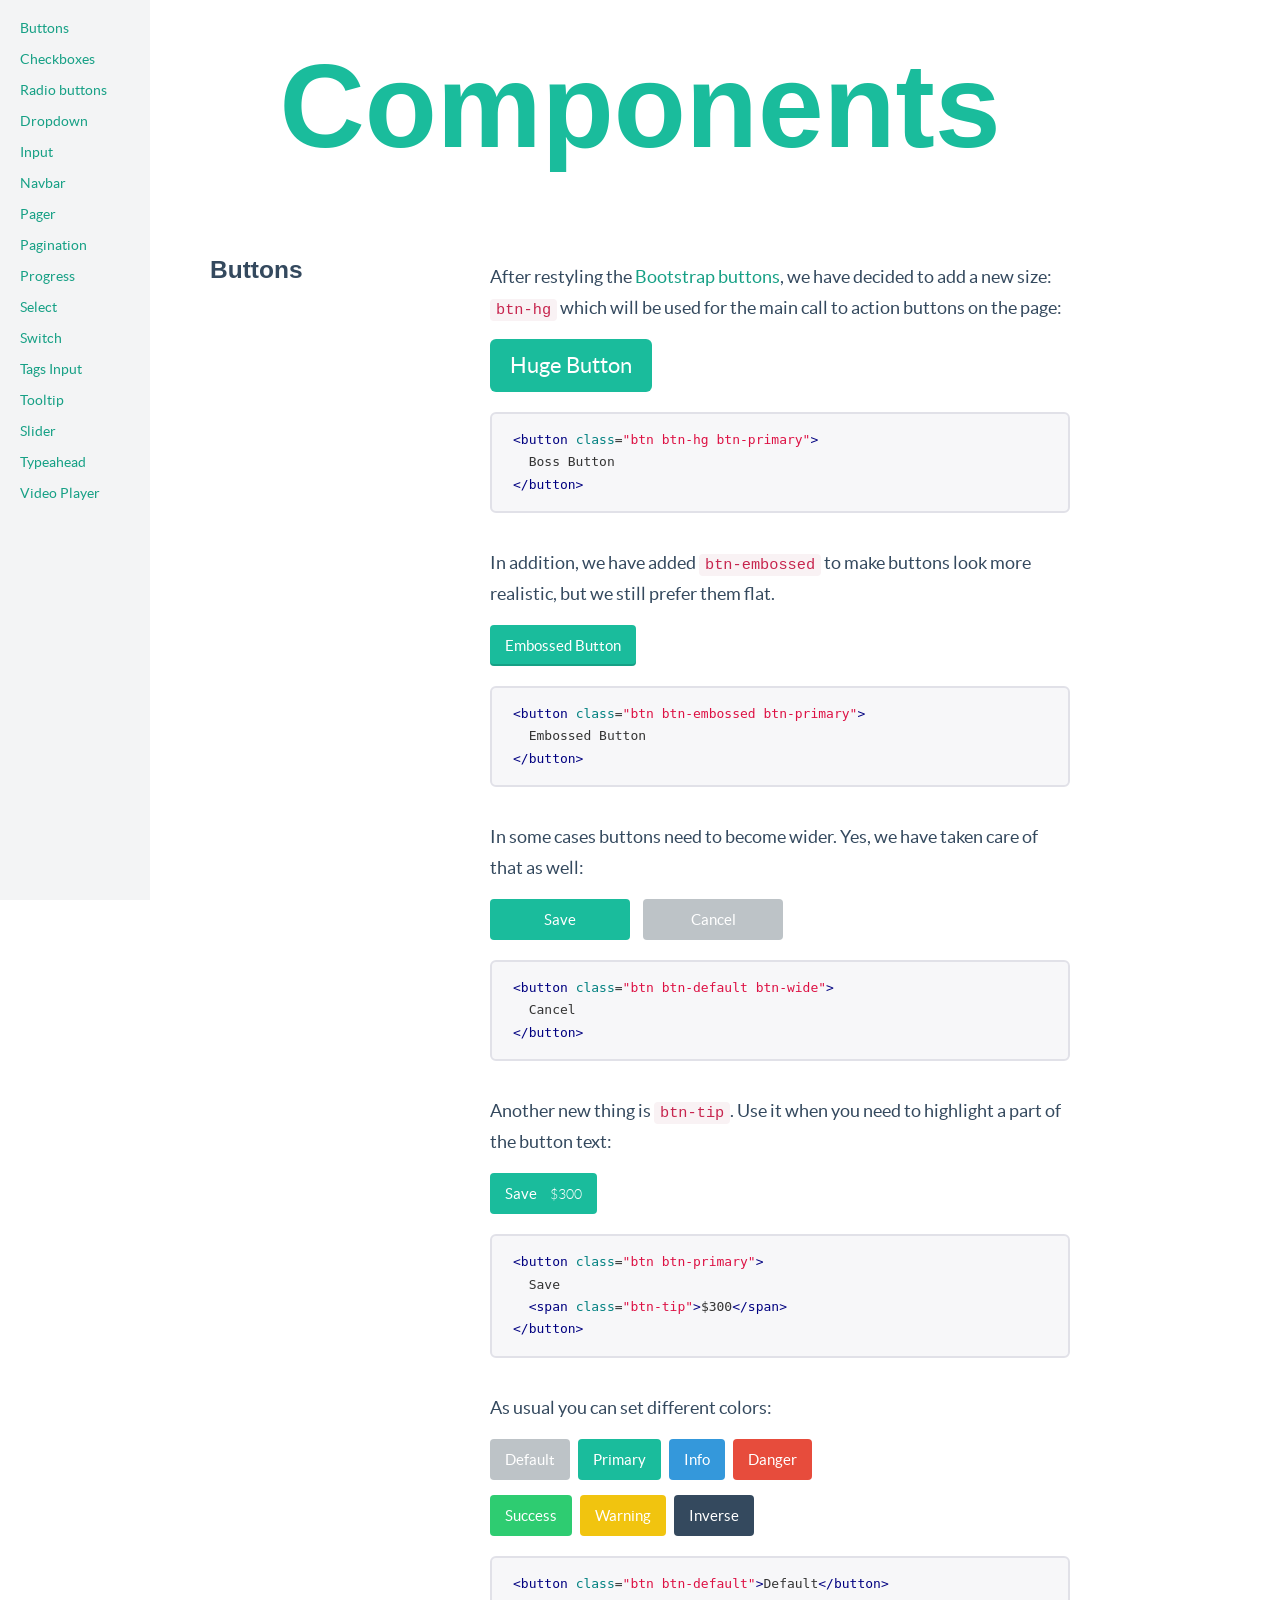
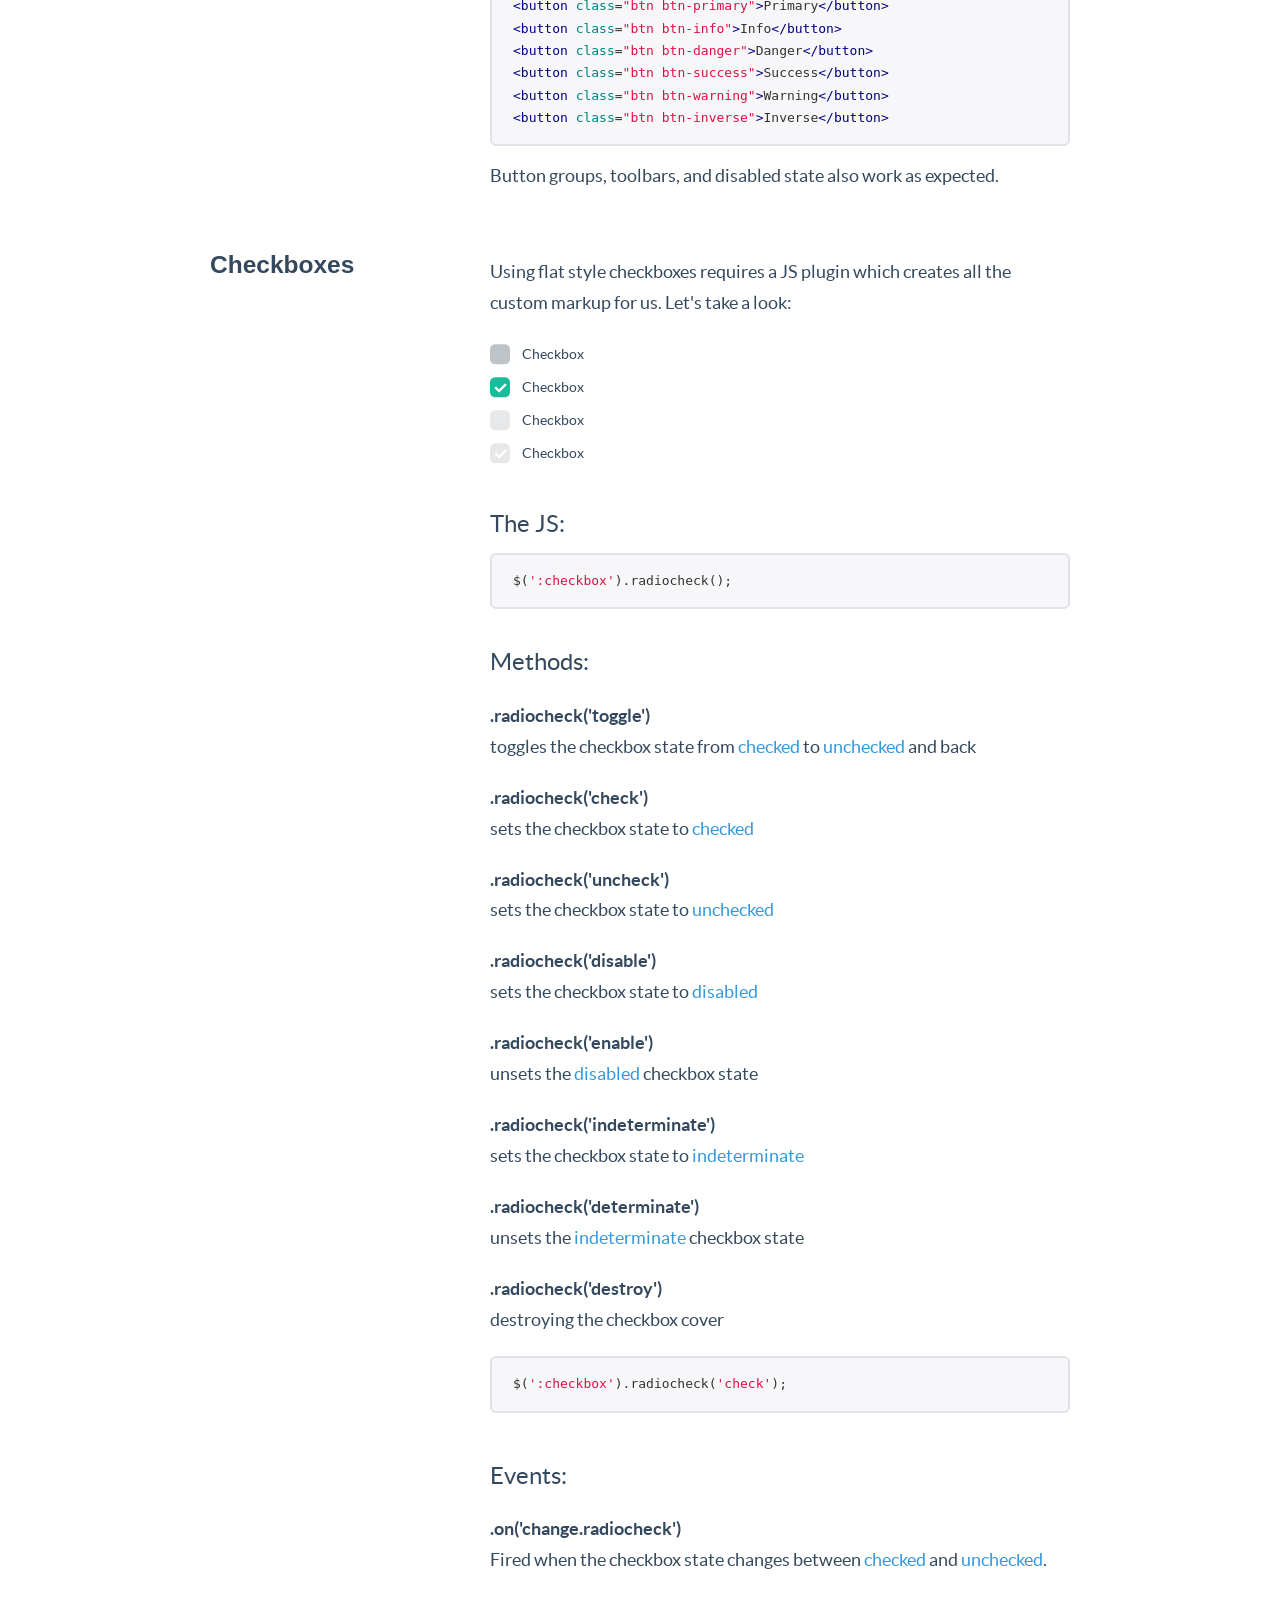
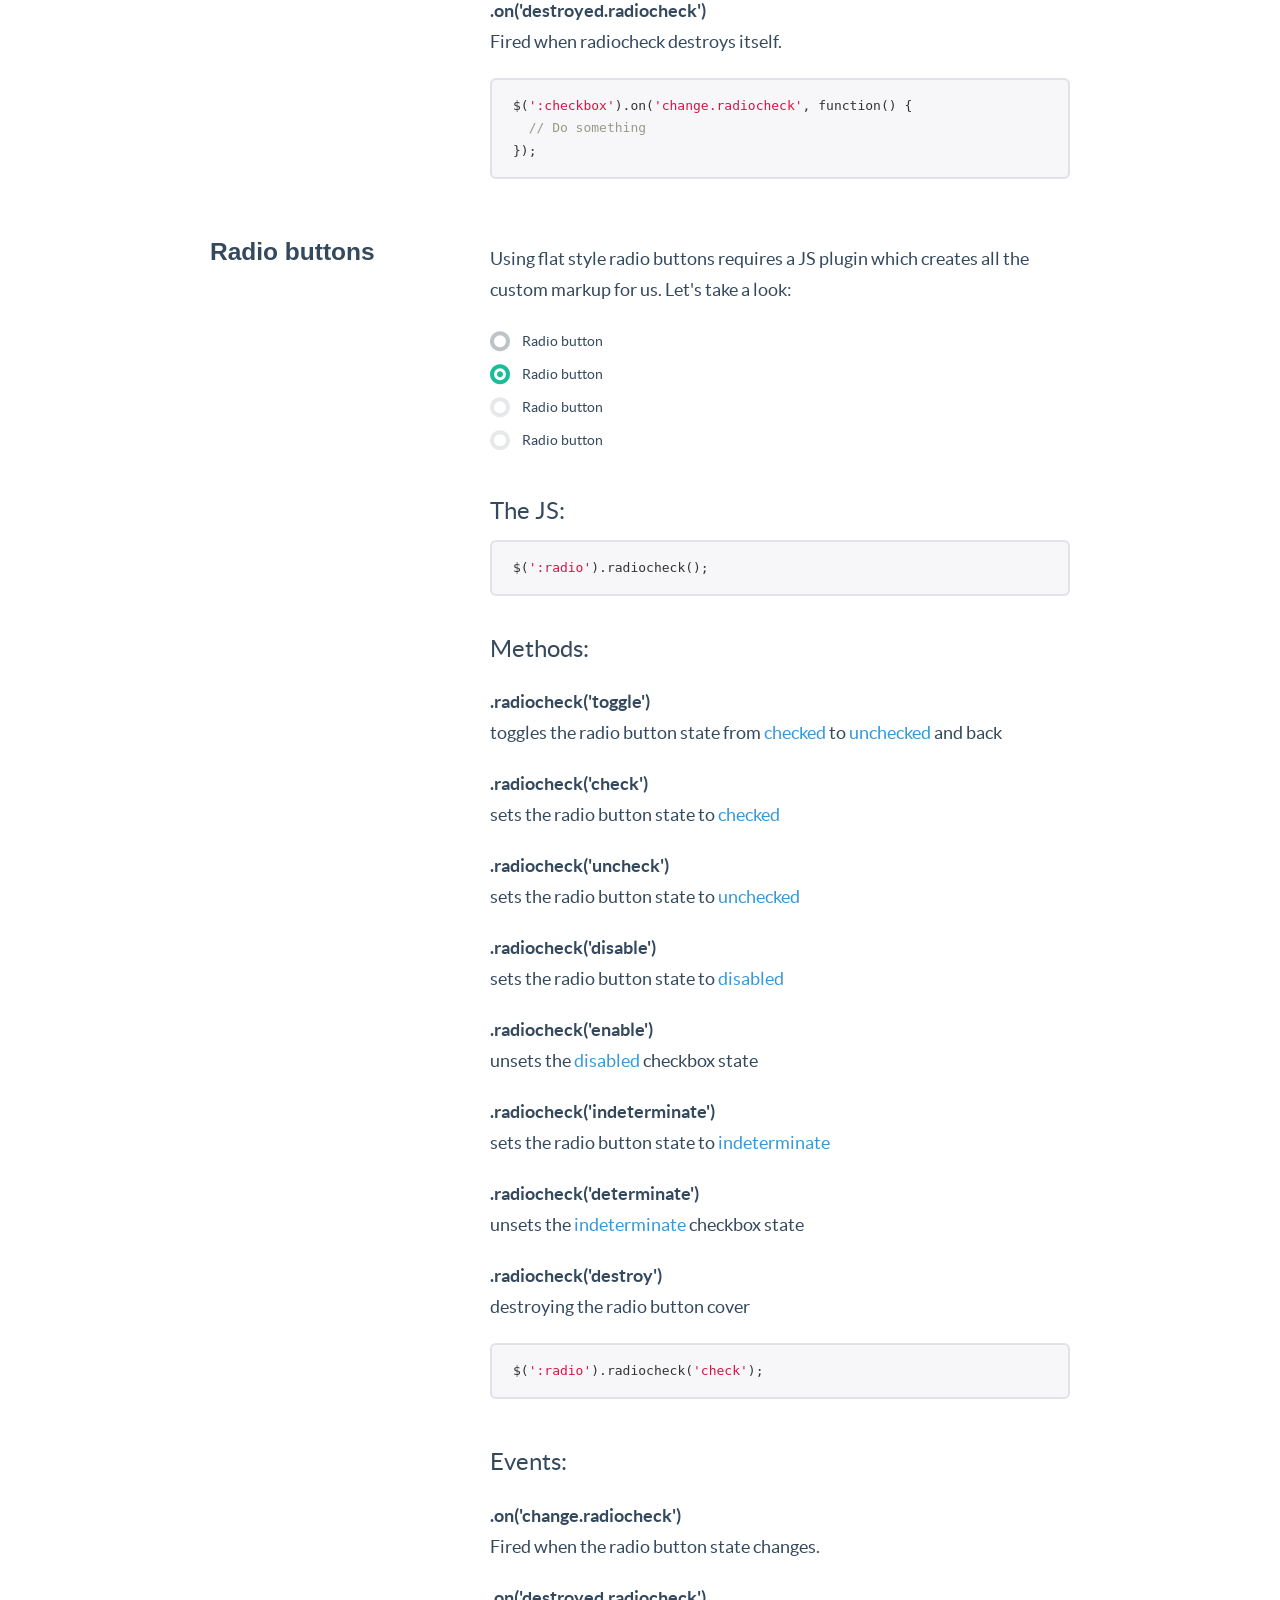
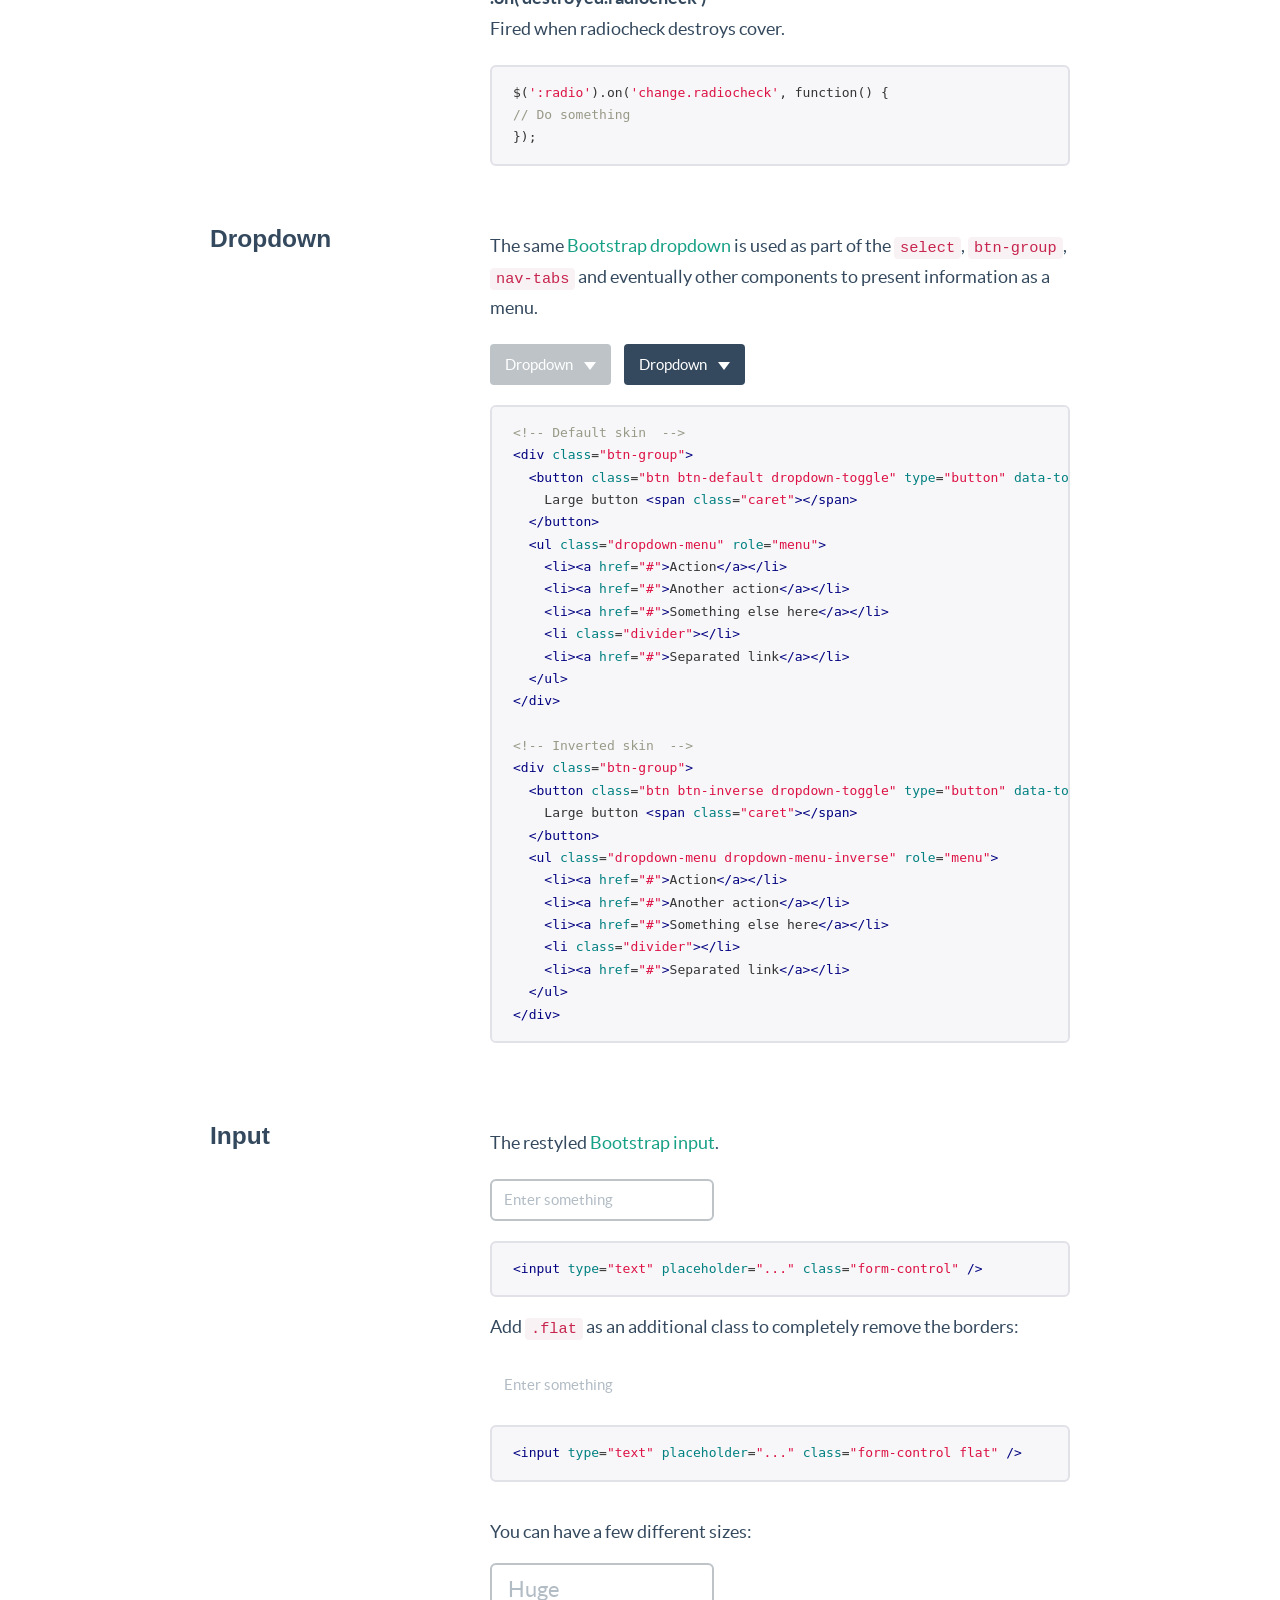
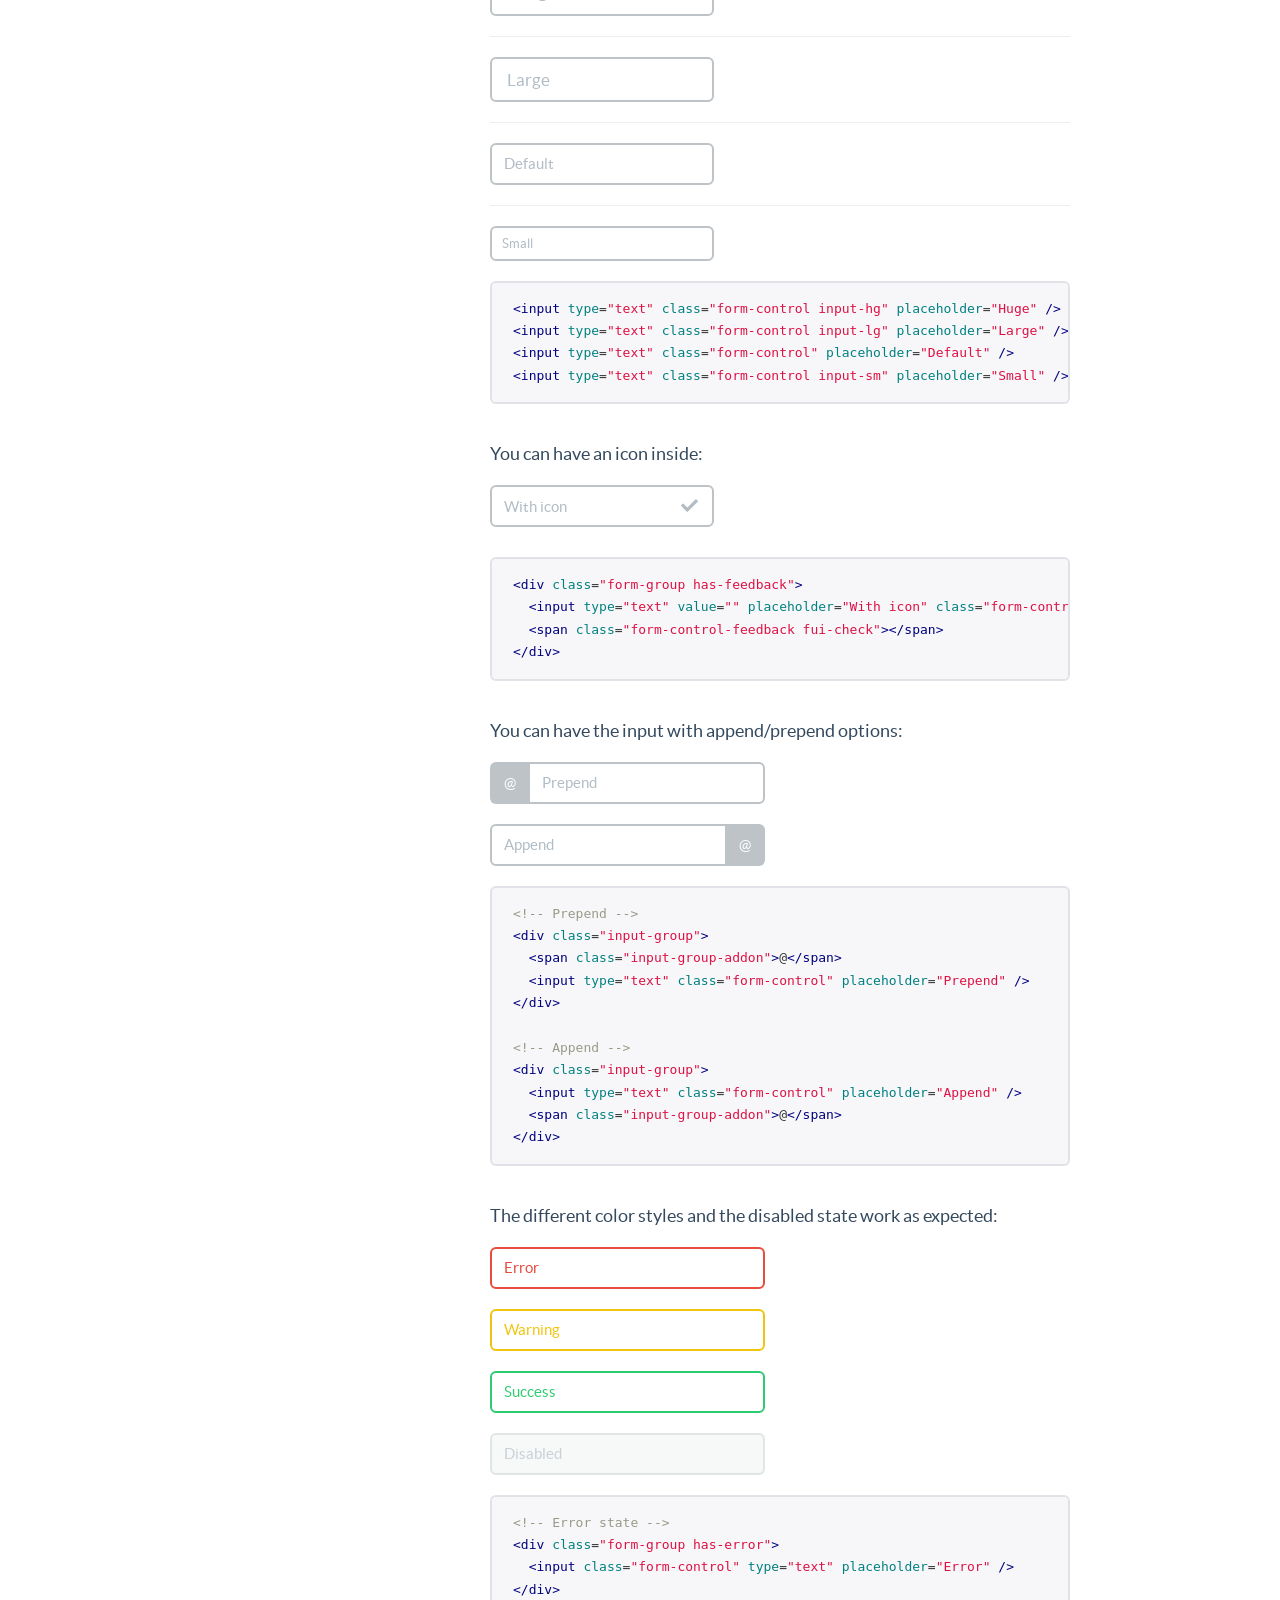
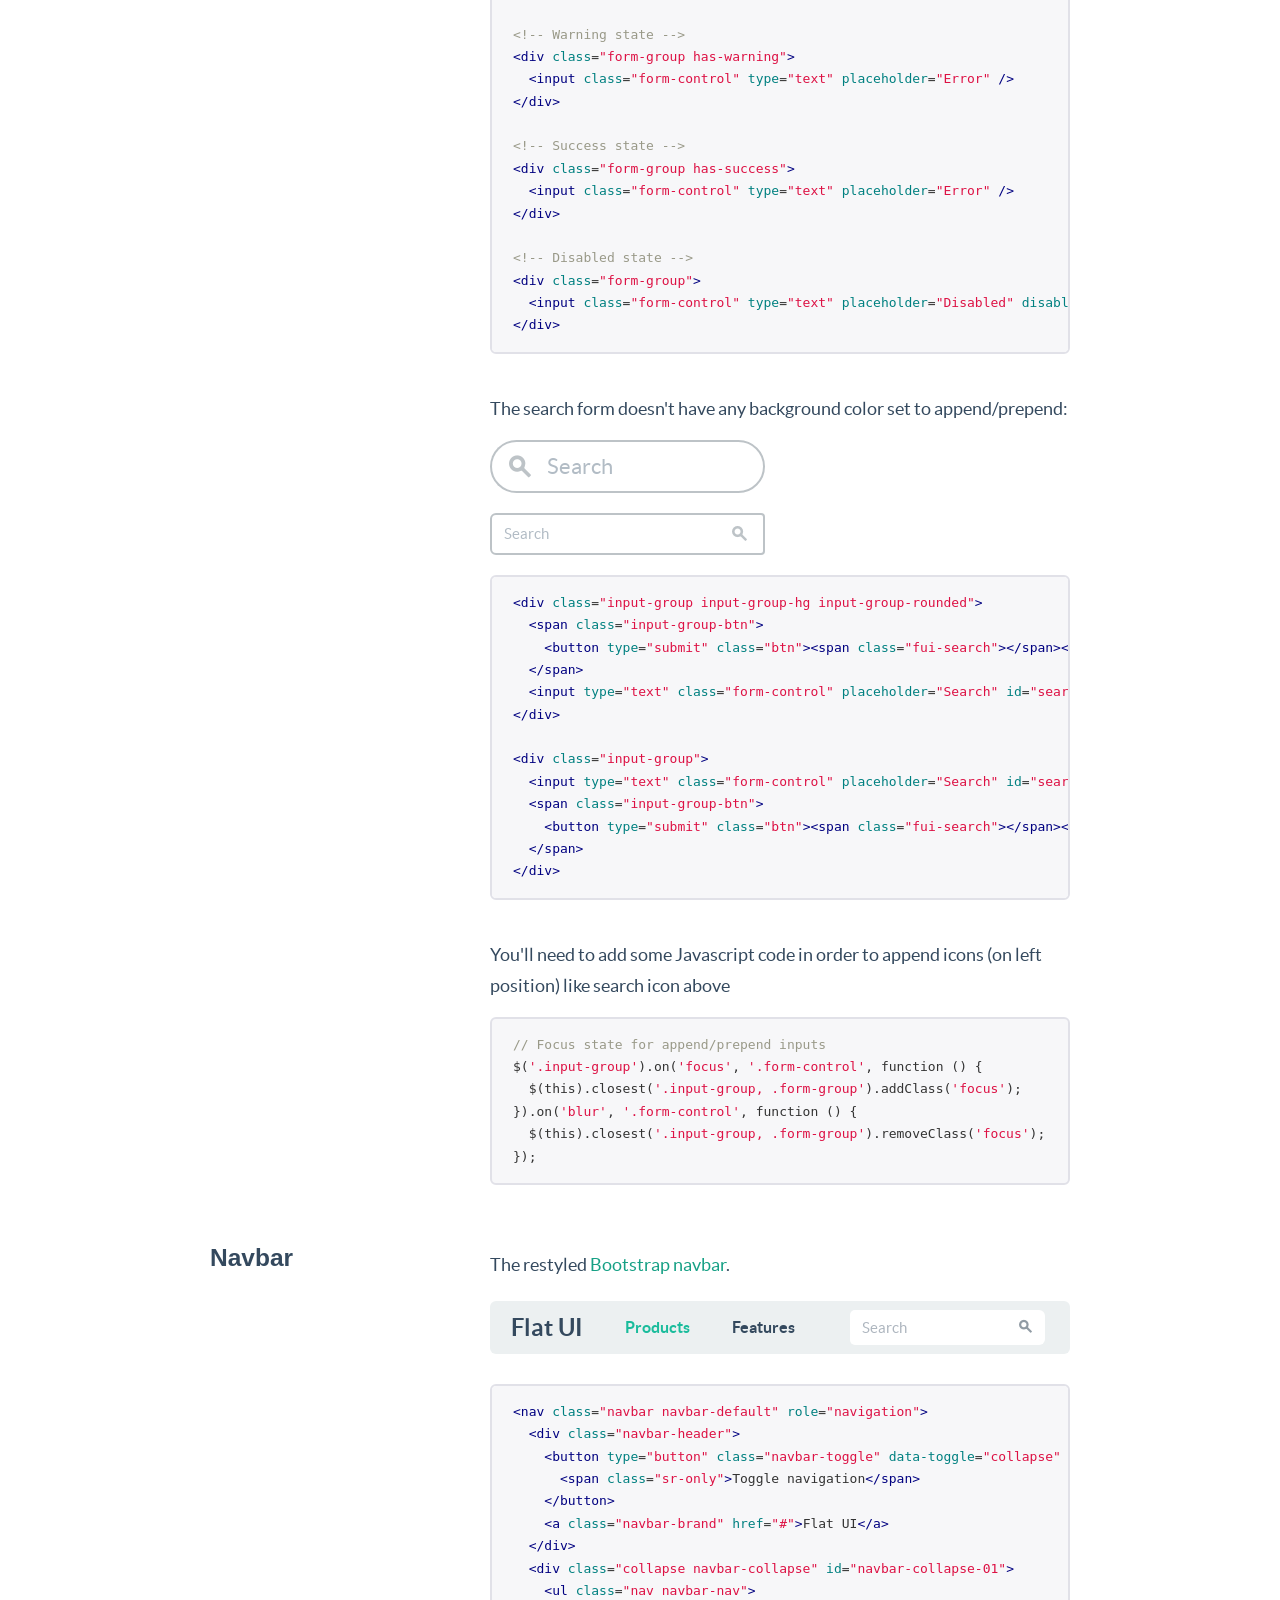
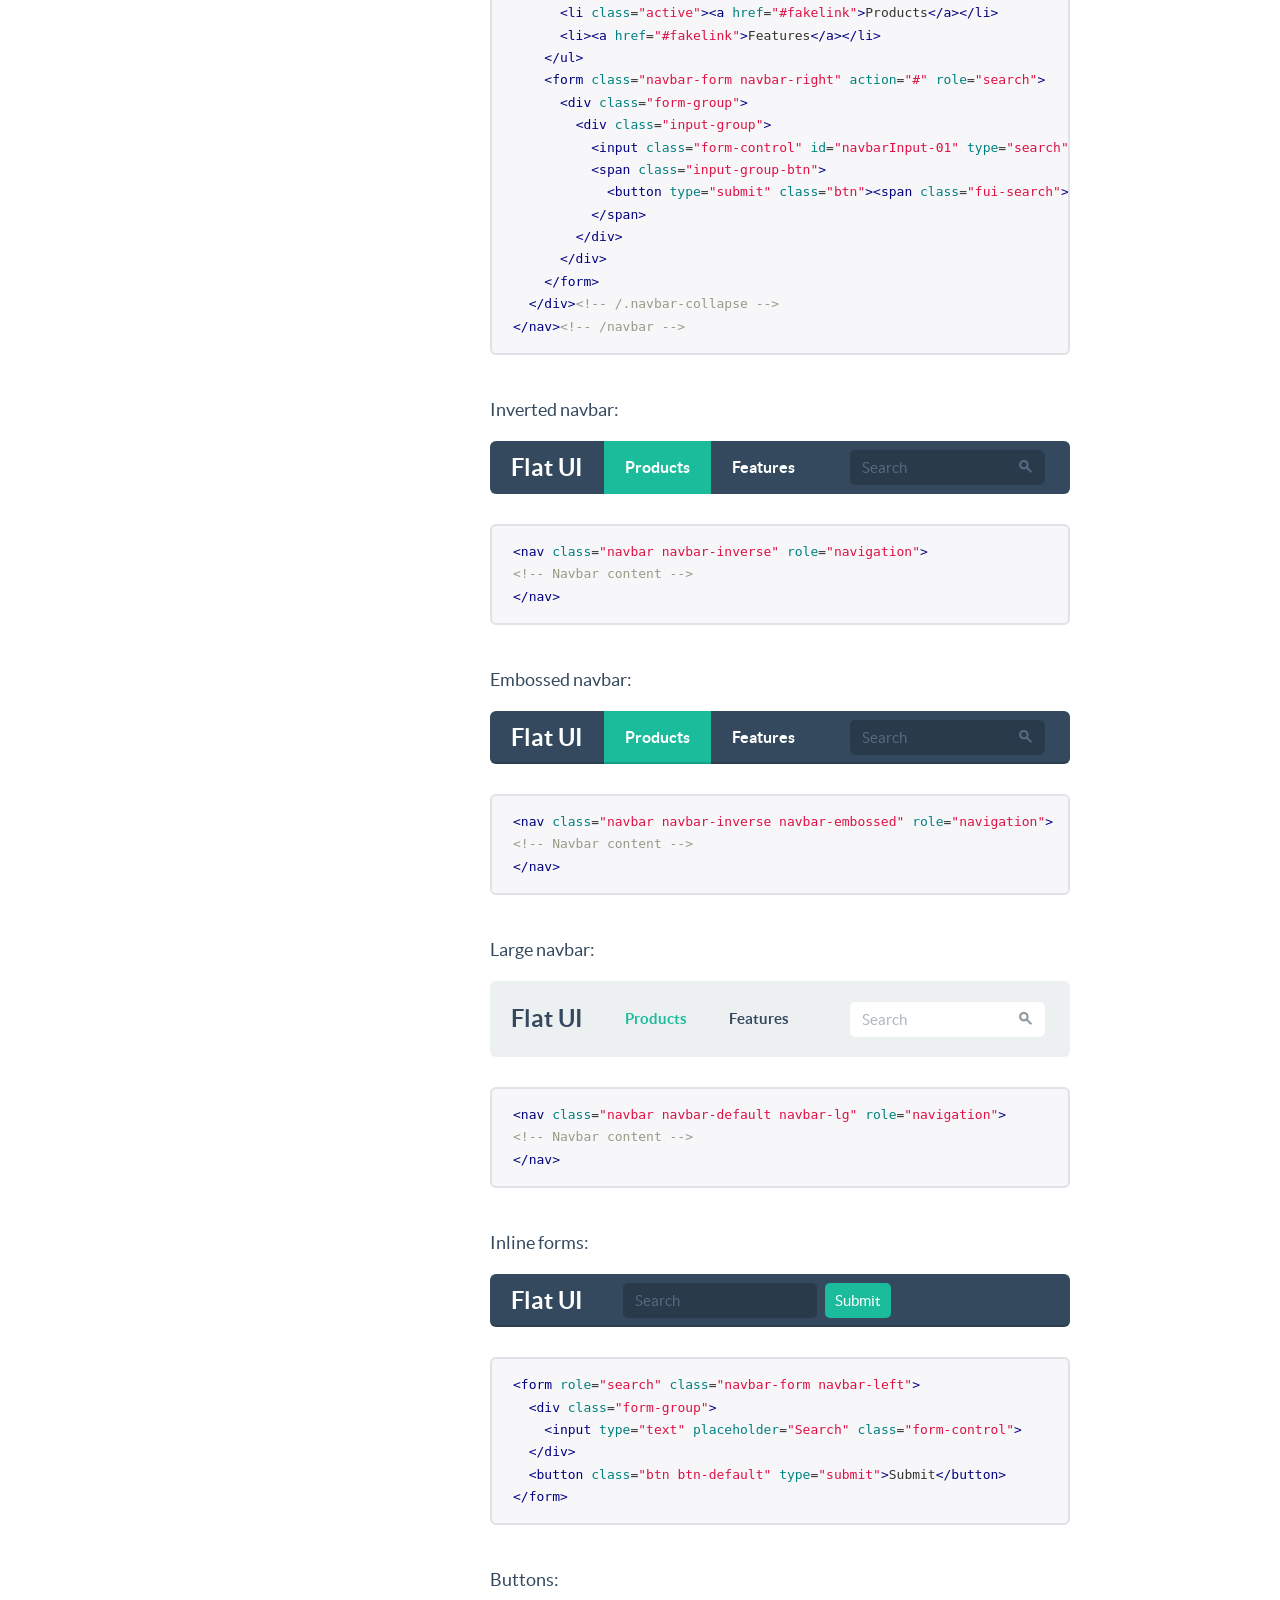
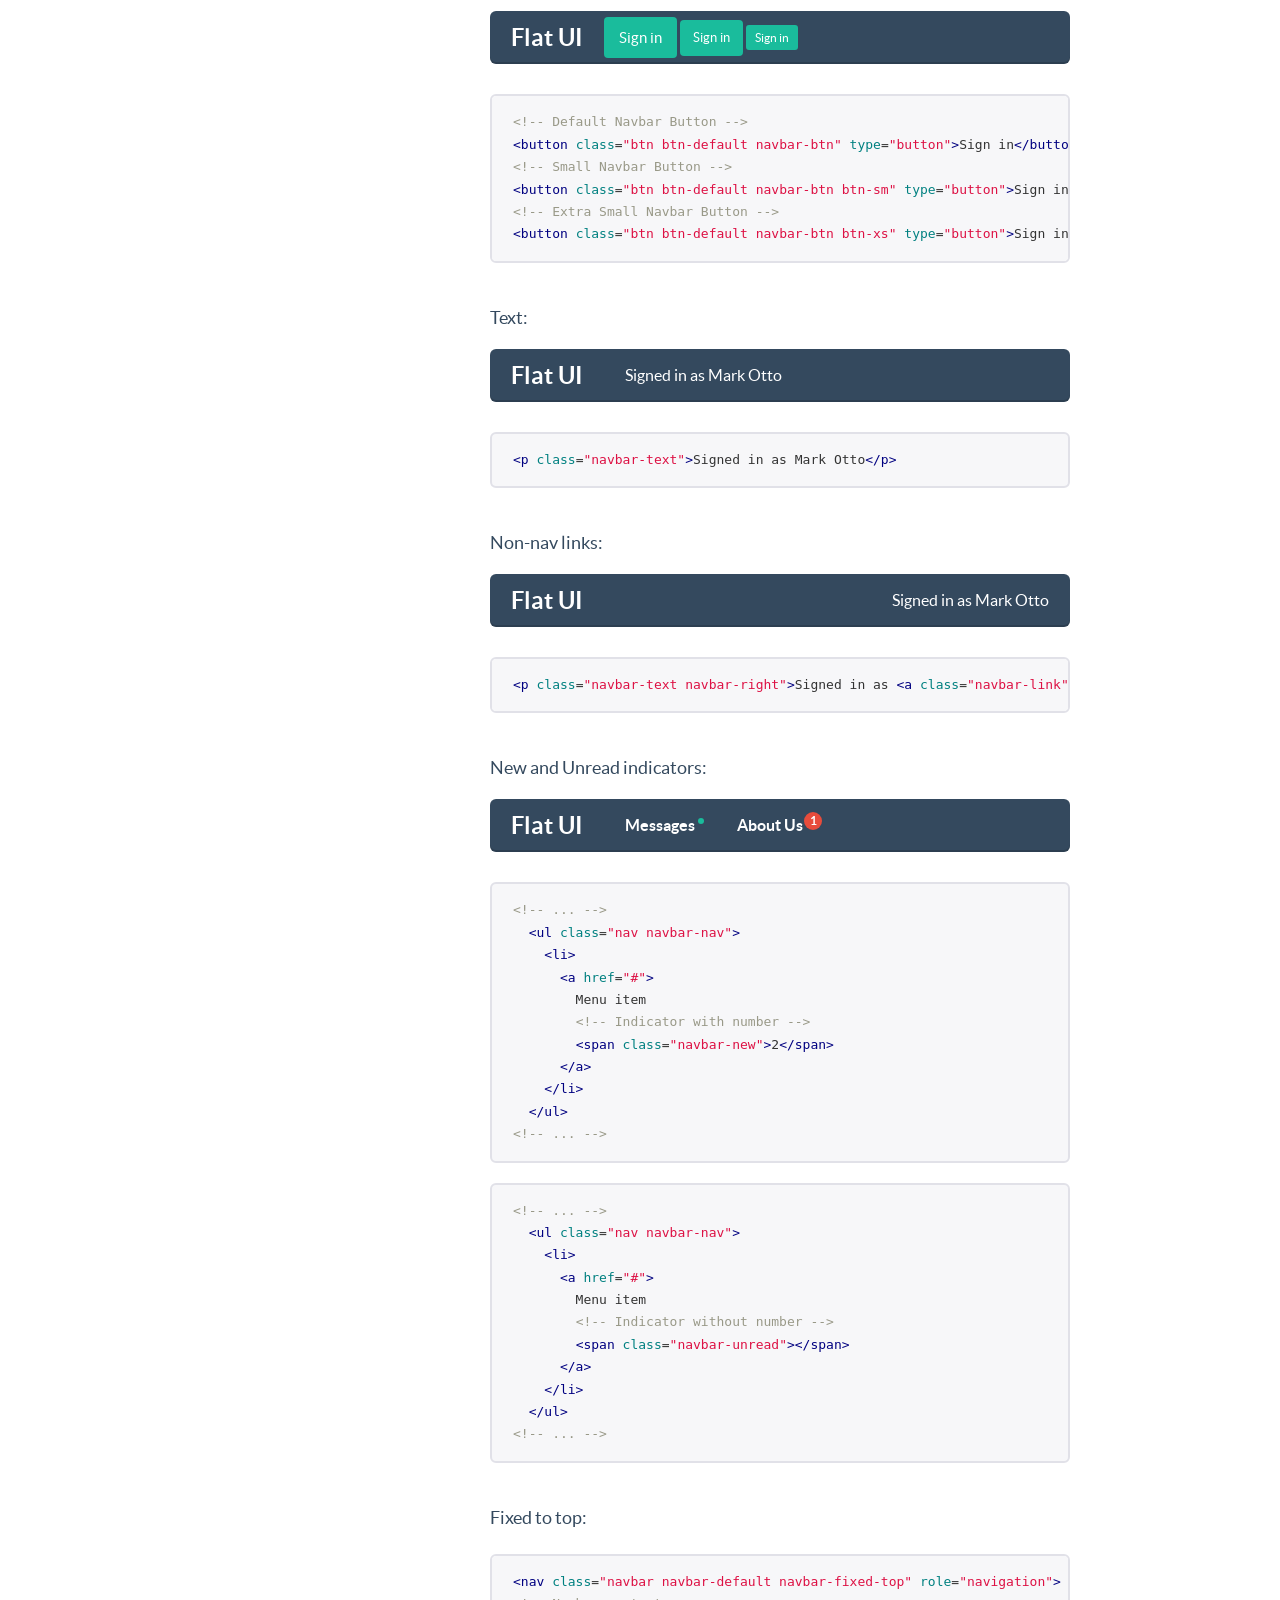
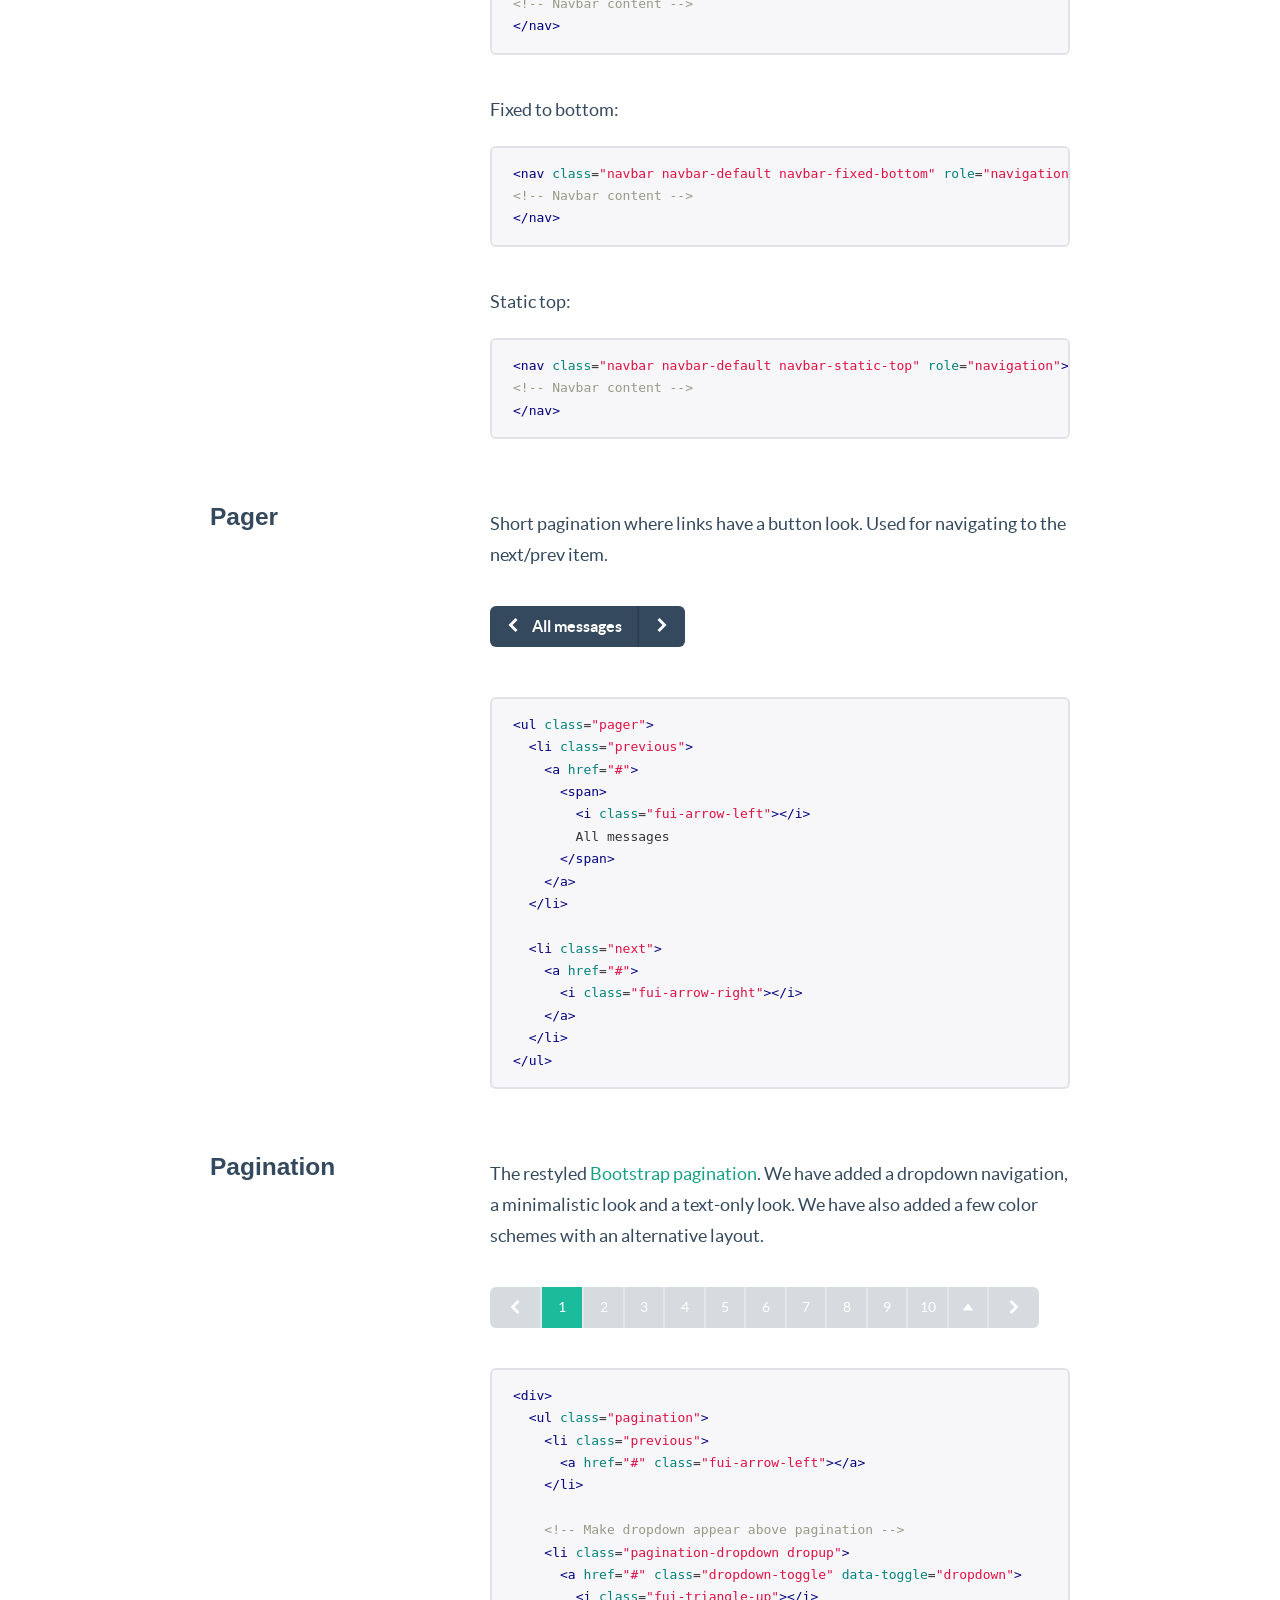
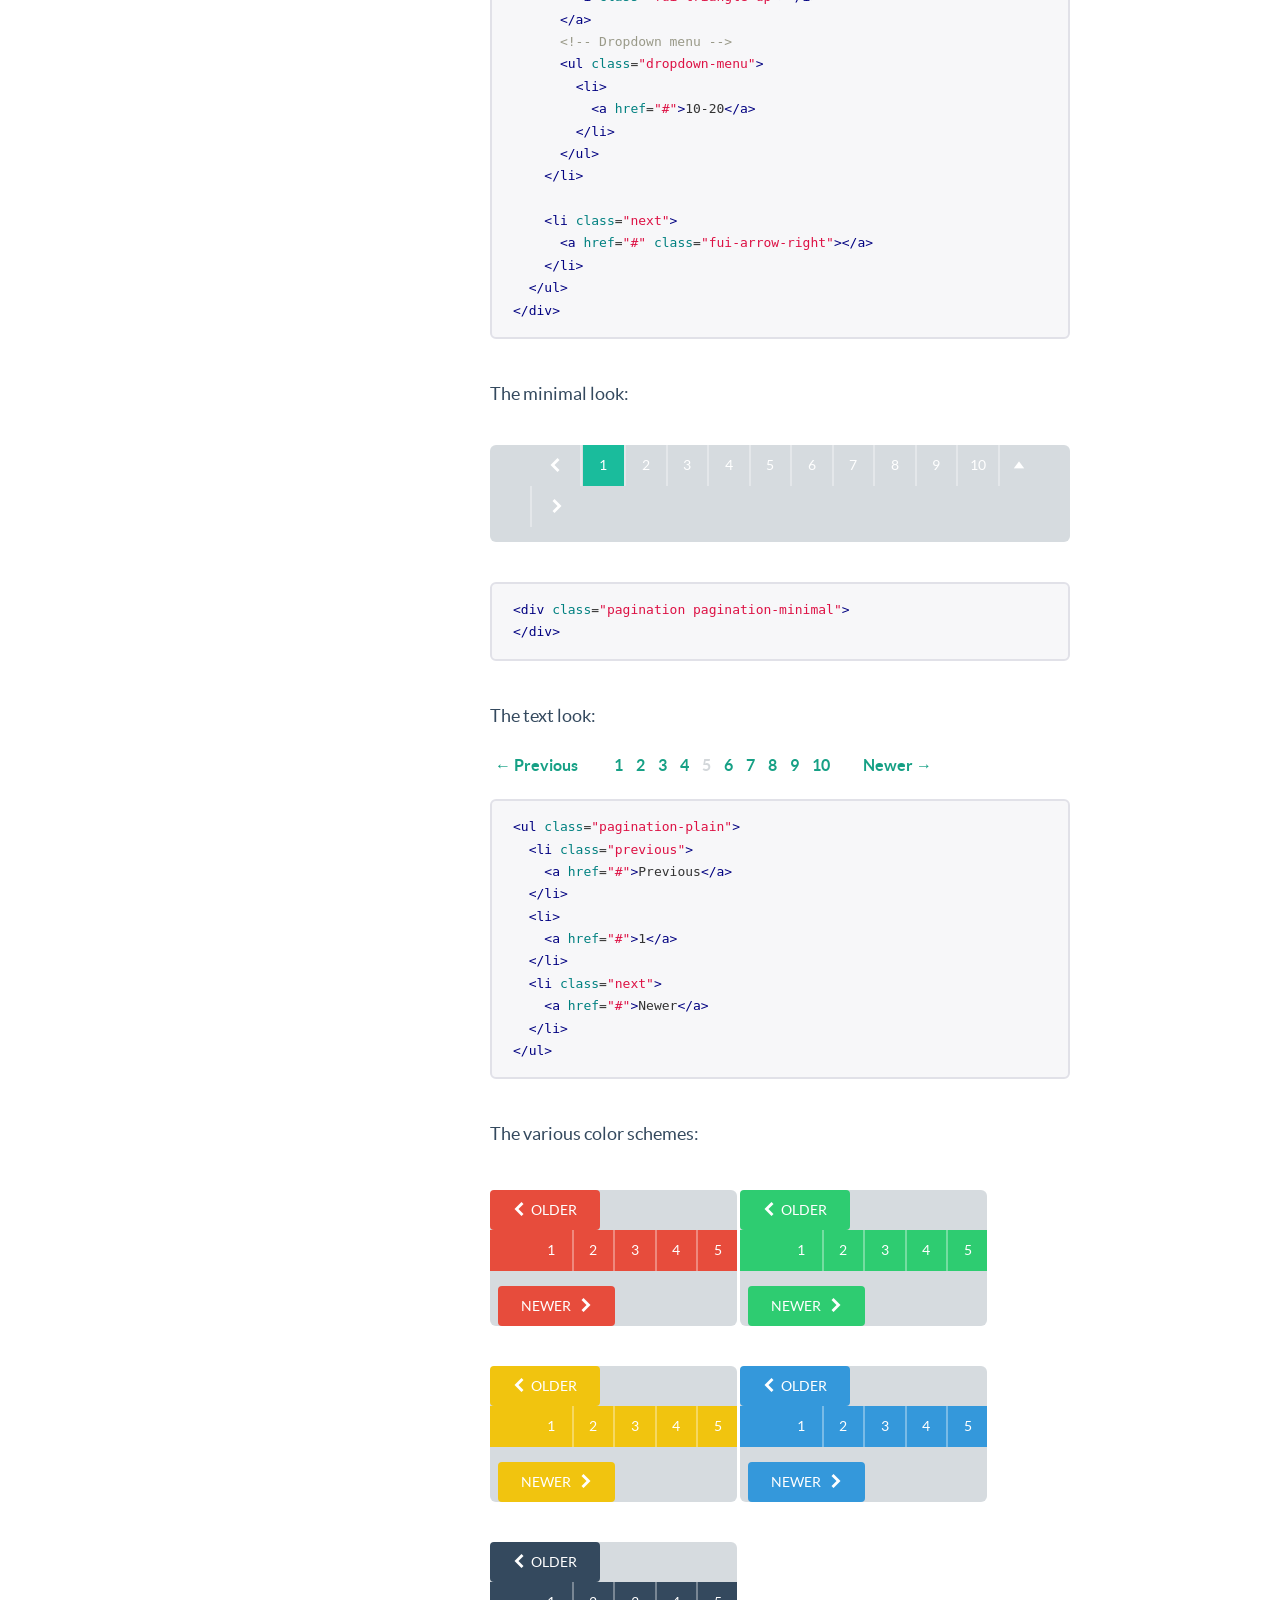
<file: ATMSim/static/docs/components.html>
<!DOCTYPE html>
<html lang="en">
  <head>
    <meta charset="utf-8">
    <title>Components &middot; Flat UI Free</title>
    <meta name="viewport" content="width=device-width, initial-scale=1.0">

    <!-- Loading Bootstrap -->
    <link href="../dist/css/vendor/bootstrap/css/bootstrap.min.css" rel="stylesheet">

    <!-- Loading Flat UI -->
    <link href="../dist/css/flat-ui.min.css" rel="stylesheet">
    <link href="assets/css/docs.css" rel="stylesheet">

    <link rel="shortcut icon" href="../img/favicon.ico">

    <!-- HTML5 shim, for IE6-8 support of HTML5 elements. All other JS at the end of file. -->
    <!--[if lt IE 9]>
      <script src="../dist/js/vendor/html5shiv.js"></script>
      <script src="../dist/js/vendor/respond.min.js"></script>
    <![endif]-->
  </head>
  <body>
    <ul class="demo-sidebar hide-on-tablets">
      <li><a href="#fui-button">Buttons</a></li>
      <li><a href="#fui-checkbox">Checkboxes</a></li>
      <li><a href="#fui-radio">Radio buttons</a></li>
      <li><a href="#fui-dropdown">Dropdown</a></li>
      <li><a href="#fui-input">Input</a></li>
      <li><a href="#fui-navbar">Navbar</a></li>
      <li><a href="#fui-pager">Pager</a></li>
      <li><a href="#fui-pagination">Pagination</a></li>
      <li><a href="#fui-progress">Progress</a></li>
      <li><a href="#fui-select">Select</a></li>
      <li><a href="#fui-switch">Switch</a></li>
      <li><a href="#fui-tagsinput">Tags Input</a></li>
      <li><a href="#fui-tooltip">Tooltip</a></li>
      <li><a href="#fui-slider">Slider</a></li>
      <li><a href="#fui-typeahead">Typeahead</a></li>
      <li><a href="#fui-videoplayer">Video Player</a></li>
    </ul> <!-- /nav -->

		<h1 class="demo-headline">Components</h1>
    <div class="container">
    	<div id="fui-button"></div>

      <div class="demo-row">
        <div class="demo-title">
          <h3>Buttons</h3>
        </div>

        <div class="demo-content">
          <p>
            After restyling the <a href="http://getbootstrap.com/css/#buttons">Bootstrap buttons</a>, we have decided to add a new size: <code>btn-hg</code> which will be used for the main call to action buttons on the page:
          </p>
          <p class="mbl">
            <button class="btn btn-hg btn-primary">Huge Button</button>
          </p>
<pre class="prettyprint">
&lt;button class="btn btn-hg btn-primary"&gt;
  Boss Button
&lt;/button&gt;
</pre>

          <p class="ptl">
            In addition, we have added <code>btn-embossed</code> to make buttons look more realistic, but we still prefer them flat.
          </p>
          <p class="mbl">
            <button class="btn btn-embossed btn-primary">Embossed Button</button>
          </p>
<pre class="prettyprint">
&lt;button class="btn btn-embossed btn-primary"&gt;
  Embossed Button
&lt;/button&gt;
</pre>

          <p class="ptl">
            In some cases buttons need to become wider. Yes, we have taken care of that as well:
          </p>
          <p class="mbl">
            <button class="btn btn-wide btn-primary mrm">Save</button>
            <button class="btn btn-wide btn-default">Cancel</button>
          </p>
<pre class="prettyprint">
&lt;button class="btn btn-default btn-wide"&gt;
  Cancel
&lt;/button&gt;
</pre>

          <p class="ptl">
            Another new thing is <code>btn-tip</code>. Use it when you need to highlight a part of the button text:
          </p>
          <p class="mbl">
            <button class="btn btn-primary">
              Save
              <span class="btn-tip">$300</span>
            </button>
          </p>
<pre class="prettyprint">
&lt;button class="btn btn-primary"&gt;
  Save
  &lt;span class="btn-tip"&gt;$300&lt;/span&gt;
&lt;/button&gt;
</pre>

          <p class="ptl">
            As usual you can set different colors:
          </p>
          <p>
	          <button class="btn btn-default mrs">Default</button>
            <button class="btn btn-primary mrs">Primary</button>
            <button class="btn btn-info mrs">Info</button>
            <button class="btn btn-danger mrs">Danger</button>
          </p>
          <p class="mbl">
            <button class="btn btn-success mrs">Success</button>
            <button class="btn btn-warning mrs">Warning</button>
            <button class="btn btn-inverse mrs">Inverse</button>
          </p>
<pre class="prettyprint">
&lt;button class="btn btn-default"&gt;Default&lt;/button&gt;
&lt;button class="btn btn-primary"&gt;Primary&lt;/button&gt;
&lt;button class="btn btn-info"&gt;Info&lt;/button&gt;
&lt;button class="btn btn-danger"&gt;Danger&lt;/button&gt;
&lt;button class="btn btn-success"&gt;Success&lt;/button&gt;
&lt;button class="btn btn-warning"&gt;Warning&lt;/button&gt;
&lt;button class="btn btn-inverse"&gt;Inverse&lt;/button&gt;
</pre>

          <p>
            Button groups, toolbars, and disabled state also work as expected.
          </p>

          <div id="fui-checkbox"></div>
        </div>
      </div><!-- /.demo-row -->


      <div class="demo-row">
        <div class="demo-title">
          <h3>Checkboxes</h3>
        </div>

        <div class="demo-content">
          <p>
            Using flat style checkboxes requires a JS plugin which creates all the custom markup for us. Let's take a look:
          </p>
          <form action="#">
            <div class="row">
              <div class="col-md-6">
                <label class="checkbox" for="checkbox1">
                  <input type="checkbox" value="" id="checkbox1" data-toggle="checkbox">
                  Checkbox
                </label>
                <label class="checkbox" for="checkbox2">
                  <input type="checkbox" value="" id="checkbox2" checked="checked" data-toggle="checkbox">
                  Checkbox
                </label>
                <label class="checkbox" for="checkbox3">
                  <input type="checkbox" value="" id="checkbox3" data-toggle="checkbox" disabled="">
                  Checkbox
                </label>
                <label class="checkbox" for="checkbox4">
                  <input type="checkbox" value="" id="checkbox4" checked="checked" data-toggle="checkbox" disabled="">
                  Checkbox
                </label>
              </div>
            </div>
          </form>

          <h6 class="ptl">The JS:</h6>
<pre class="prettyprint">
$(':checkbox').radiocheck();
</pre>

          <div class="pvm">
            <h6>Methods:</h6>
          </div>
          <p class="mbl">
            <strong>.radiocheck('toggle')</strong>
            <br/>
            toggles the checkbox state from <span class="text-info">checked</span>
            to <span class="text-info">unchecked</span> and back
          </p>
          <p class="mbl">
            <strong>.radiocheck('check')</strong>
            <br/>
            sets the checkbox state to <span class="text-info">checked</span>
          </p>
          <p class="mbl">
            <strong>.radiocheck('uncheck')</strong>
            <br/>
            sets the checkbox state to <span class="text-info">unchecked</span>
          </p>
          <p class="mbl">
            <strong>.radiocheck('disable')</strong>
            <br/>
            sets the checkbox state to <span class="text-info">disabled</span>
          </p>
          <p class="mbl">
            <strong>.radiocheck('enable')</strong>
            <br/>
            unsets the <span class="text-info">disabled</span> checkbox state
          </p>
          <p class="mbl">
            <strong>.radiocheck('indeterminate')</strong>
            <br/>
            sets the checkbox state to <span class="text-info">indeterminate</span>
          </p>
          <p class="mbl">
            <strong>.radiocheck('determinate')</strong>
            <br/>
            unsets the <span class="text-info">indeterminate</span> checkbox state
          </p>
          <p class="mbl">
            <strong>.radiocheck('destroy')</strong>
            <br/>
            destroying the checkbox cover
          </p>
<pre class="prettyprint">
$(':checkbox').radiocheck('check');
</pre>

          <div class="pbm ptl">
            <h6>Events:</h6>
          </div>
          <p class="mbl">
            <strong>.on('change.radiocheck')</strong>
            <br/>
            Fired when the checkbox state changes between
            <span class="text-info">checked</span> and
            <span class="text-info">unchecked</span>.
          </p>
          <p class="mbl">
            <strong>.on('destroyed.radiocheck')</strong>
            <br/>
            Fired when radiocheck destroys itself.
          </p>
<pre class="prettyprint">
$(':checkbox').on('change.radiocheck', function() {
  // Do something
});
</pre>
          <div id="fui-radio"></div>
        </div> <!-- /.demo-content -->
      </div> <!-- /.demo-row -->


      <div class="demo-row">
        <div class="demo-title">
          <h3>Radio buttons</h3>
        </div>

        <div class="demo-content">
          <p>
            Using flat style radio buttons requires a JS plugin which creates all the custom markup for us. Let's take a look:
          </p>
          <form action="#">
            <div class="row">
              <div class="col-md-6">
                <label class="radio" for="radio1">
                  <input type="radio" name="optionsRadios1" value="" id="radio1" data-toggle="radio">
                  Radio button
                </label>
                <label class="radio" for="radio2">
                  <input type="radio" name="optionsRadios1" value="" id="radio2" data-toggle="radio" checked="checked" >
                  Radio button
                </label>
                <label class="radio" for="radio3">
                  <input type="radio" name="optionsRadios1" value="" id="radio3" data-toggle="radio" disabled="">
                  Radio button
                </label>
                <label class="radio" for="radio4">
                  <input type="radio" name="optionsRadios1" value="" id="radio4" data-toggle="radio" disabled="">
                  Radio button
                </label>
              </div>
            </div>
          </form>

          <h6 class="ptl">The JS:</h6>
<pre class="prettyprint">
$(':radio').radiocheck();
</pre>

          <div class="pvm">
            <h6>Methods:</h6>
          </div>
          <p class="mbl">
            <strong>.radiocheck('toggle')</strong>
            <br/>
            toggles the radio button state from <span class="text-info">checked</span>
            to <span class="text-info">unchecked</span> and back
          </p>
          <p class="mbl">
            <strong>.radiocheck('check')</strong>
            <br/>
            sets the radio button state to <span class="text-info">checked</span>
          </p>
          <p class="mbl">
            <strong>.radiocheck('uncheck')</strong>
            <br/>
            sets the radio button state to <span class="text-info">unchecked</span>
          </p>
          <p class="mbl">
            <strong>.radiocheck('disable')</strong>
            <br/>
            sets the radio button state to <span class="text-info">disabled</span>
          </p>
          <p class="mbl">
            <strong>.radiocheck('enable')</strong>
            <br/>
            unsets the <span class="text-info">disabled</span> checkbox state
          </p>
          <p class="mbl">
            <strong>.radiocheck('indeterminate')</strong>
            <br/>
            sets the radio button state to <span class="text-info">indeterminate</span>
          </p>
          <p class="mbl">
            <strong>.radiocheck('determinate')</strong>
            <br/>
            unsets the <span class="text-info">indeterminate</span> checkbox state
          </p>
          <p class="mbl">
            <strong>.radiocheck('destroy')</strong>
            <br/>
            destroying the radio button cover
          </p>
<pre class="prettyprint">
$(':radio').radiocheck('check');
</pre>

          <div class="pbm ptl">
            <h6>Events:</h6>
          </div>
          <p class="mbl">
            <strong>.on('change.radiocheck')</strong>
            <br/>
            Fired when the radio button state changes.
          </p>
          <p class="mbl">
            <strong>.on('destroyed.radiocheck')</strong>
            <br/>
            Fired when radiocheck destroys cover.
          </p>
<pre class="prettyprint">
$(':radio').on('change.radiocheck', function() {
// Do something
});
</pre>

          <div id="fui-dropdown"></div>
        </div> <!-- /.demo-content -->
      </div> <!-- /.demo-row -->
    </div><!-- /.container -->



    <div class="container">
      <div class="demo-row">
        <div class="demo-title">
          <h3>Dropdown</h3>
        </div>

        <div class="demo-content">
          <p class="mbl">
            The same <a href="http://getbootstrap.com/components/#dropdowns">Bootstrap dropdown</a> is used as part of the <code>select</code>, <code>btn-group</code>, <code>nav-tabs</code> and eventually other components to present information as a menu.
          </p>

          <div class="btn-group mrm">
            <button class="btn btn-default dropdown-toggle" type="button" data-toggle="dropdown">
              Dropdown <span class="caret"></span>
            </button>
            <ul class="dropdown-menu" role="menu">
              <li><a href="#">Action</a></li>
              <li><a href="#">Another action</a></li>
              <li><a href="#">Something else here</a></li>
              <li class="divider"></li>
              <li><a href="#">Separated link</a></li>
            </ul>
          </div>

          <div class="btn-group">
            <button class="btn btn-inverse dropdown-toggle" type="button" data-toggle="dropdown">
              Dropdown <span class="caret"></span>
            </button>
            <ul class="dropdown-menu dropdown-menu-inverse" role="menu">
              <li><a href="#">Action</a></li>
              <li><a href="#">Another action</a></li>
              <li><a href="#">Something else here</a></li>
              <li class="divider"></li>
              <li><a href="#">Separated link</a></li>
            </ul>
          </div>

          <div class="pvl">
<pre class="prettyprint">
&lt;!-- Default skin  --&gt;
&lt;div class="btn-group"&gt;
  &lt;button class="btn btn-default dropdown-toggle" type="button" data-toggle="dropdown"&gt;
    Large button &lt;span class="caret"&gt;&lt;/span&gt;
  &lt;/button&gt;
  &lt;ul class="dropdown-menu" role="menu"&gt;
    &lt;li&gt;&lt;a href="#"&gt;Action&lt;/a&gt;&lt;/li&gt;
    &lt;li&gt;&lt;a href="#"&gt;Another action&lt;/a&gt;&lt;/li&gt;
    &lt;li&gt;&lt;a href="#"&gt;Something else here&lt;/a&gt;&lt;/li&gt;
    &lt;li class="divider"&gt;&lt;/li&gt;
    &lt;li&gt;&lt;a href="#"&gt;Separated link&lt;/a&gt;&lt;/li&gt;
  &lt;/ul&gt;
&lt;/div&gt;

&lt;!-- Inverted skin  --&gt;
&lt;div class="btn-group"&gt;
  &lt;button class="btn btn-inverse dropdown-toggle" type="button" data-toggle="dropdown"&gt;
    Large button &lt;span class="caret"&gt;&lt;/span&gt;
  &lt;/button&gt;
  &lt;ul class="dropdown-menu dropdown-menu-inverse" role="menu"&gt;
    &lt;li&gt;&lt;a href="#"&gt;Action&lt;/a&gt;&lt;/li&gt;
    &lt;li&gt;&lt;a href="#"&gt;Another action&lt;/a&gt;&lt;/li&gt;
    &lt;li&gt;&lt;a href="#"&gt;Something else here&lt;/a&gt;&lt;/li&gt;
    &lt;li class="divider"&gt;&lt;/li&gt;
    &lt;li&gt;&lt;a href="#"&gt;Separated link&lt;/a&gt;&lt;/li&gt;
  &lt;/ul&gt;
&lt;/div&gt;
</pre>
          </div>

          <div id="fui-input"></div>
        </div> <!-- /.demo-content -->
      </div> <!-- /.demo-row -->

      <div class="demo-row">
        <div class="demo-title">
          <h3>Input</h3>
        </div>

        <div class="demo-content">
          <p class="mbl">
            The restyled <a href="http://getbootstrap.com/css/#forms">Bootstrap input</a>.
          </p>

          <div class="row">
            <div class="col-lg-5">
              <input type="text" value="" placeholder="Enter something" class="form-control" />
            </div>
          </div>

<pre class="prettyprint mtl">
&lt;input type="text" placeholder="..." class="form-control" /&gt;
</pre>

          <p class="mbl">Add <code>.flat</code> as an additional class to completely remove the borders:</p>

          <div class="row">
            <div class="col-lg-5">
              <input type="text" value="" placeholder="Enter something" class="form-control flat" />
            </div>
          </div>

<pre class="prettyprint mtl">
&lt;input type="text" placeholder="..." class="form-control flat" /&gt;
</pre>

          <p class="ptl">You can have a few different sizes:</p>
          <div class="row">
            <div class="col-lg-5">
              <input type="text" value="" placeholder="Huge" class="form-control input-hg" />
            </div>
          </div>
          <hr />
          <div class="row">
            <div class="col-lg-5">
              <input type="text" value="" placeholder="Large" class="form-control input-lg" />
            </div>
          </div>
          <hr />
          <div class="row">
            <div class="col-lg-5">
              <input type="text" value="" placeholder="Default" class="form-control" />
            </div>
          </div>
          <hr />
          <div class="row">
            <div class="col-lg-5">
              <input type="text" value="" placeholder="Small" class="form-control input-sm" />
            </div>
          </div>
<pre class="prettyprint mtl">
&lt;input type="text" class="form-control input-hg" placeholder="Huge" /&gt;
&lt;input type="text" class="form-control input-lg" placeholder="Large" /&gt;
&lt;input type="text" class="form-control" placeholder="Default" /&gt;
&lt;input type="text" class="form-control input-sm" placeholder="Small" /&gt;
</pre>

          <p class="ptl">You can have an icon inside:</p>
          <div class="row">
            <div class="col-lg-5">
              <div class="form-group has-feedback">
                <input type="text" value="" placeholder="With icon" class="form-control" />
                <span class="form-control-feedback fui-check"></span>
              </div>
            </div>
          </div>
<pre class="prettyprint mtm">
&lt;div class="form-group has-feedback"&gt;
  &lt;input type="text" value="" placeholder="With icon" class="form-control" /&gt;
  &lt;span class="form-control-feedback fui-check"&gt;&lt;/span&gt;
&lt;/div&gt;
</pre>

          <p class="ptl">You can have the input with append/prepend options:</p>
          <div class="row mbl">
            <div class="col-lg-6">
              <div class="input-group">
                <span class="input-group-addon">@</span>
                <input class="form-control" type="text" placeholder="Prepend" />
              </div>
            </div>
          </div>

          <div class="row mbl">
            <div class="col-lg-6">
              <div class="input-group">
                <input class="form-control" type="text" placeholder="Append" />
                <span class="input-group-addon">@</span>
              </div>
            </div>
          </div>
<pre class="prettyprint mtm">
&lt;!-- Prepend --&gt;
&lt;div class="input-group"&gt;
  &lt;span class="input-group-addon"&gt;@&lt;/span&gt;
  &lt;input type="text" class="form-control" placeholder="Prepend" /&gt;
&lt;/div&gt;

&lt;!-- Append --&gt;
&lt;div class="input-group"&gt;
  &lt;input type="text" class="form-control" placeholder="Append" /&gt;
  &lt;span class="input-group-addon"&gt;@&lt;/span&gt;
&lt;/div&gt;
</pre>

          <div class="ptl">
            <p>
              The different color styles and the disabled state work as expected:
            </p>
            <div class="row">
              <div class="col-lg-6">
                <div class="form-group has-error">
                  <input class="form-control" type="text" placeholder="Error" />
                </div>
              </div>
            </div>
            <div class="row">
              <div class="col-lg-6">
                <div class="form-group has-warning">
                  <input class="form-control" type="text" placeholder="Warning" />
                </div>
              </div>
            </div>
            <div class="row">
              <div class="col-lg-6">
                <div class="form-group has-success">
                  <input class="form-control" type="text" placeholder="Success" />
                </div>
              </div>
            </div>
            <div class="row">
              <div class="col-lg-6">
                <div class="form-group">
                  <input class="form-control" type="text" placeholder="Disabled" disabled />
                </div>
              </div>
            </div>
          </div>

<pre class="prettyprint">
&lt;!-- Error state --&gt;
&lt;div class="form-group has-error"&gt;
  &lt;input class="form-control" type="text" placeholder="Error" /&gt;
&lt;/div&gt;

&lt;!-- Warning state --&gt;
&lt;div class="form-group has-warning"&gt;
  &lt;input class="form-control" type="text" placeholder="Error" /&gt;
&lt;/div&gt;

&lt;!-- Success state --&gt;
&lt;div class="form-group has-success"&gt;
  &lt;input class="form-control" type="text" placeholder="Error" /&gt;
&lt;/div&gt;

&lt;!-- Disabled state --&gt;
&lt;div class="form-group"&gt;
  &lt;input class="form-control" type="text" placeholder="Disabled" disabled /&gt;
&lt;/div&gt;
</pre>

          <p class="ptl mtl">
            The search form doesn't have any background color set to append/prepend:
          </p>
          <div class="row">
            <div class="col-lg-6">
              <div class="form-group">
                <div class="input-group input-group-hg input-group-rounded">
                  <span class="input-group-btn">
                    <button type="submit" class="btn"><span class="fui-search"></span></button>
                  </span>
                  <input type="text" class="form-control" placeholder="Search" id="search-query-2">
                </div>
              </div>
            </div>
          </div>

          <div class="row">
            <div class="col-lg-6">
              <div class="form-group">
                <div class="input-group">
                  <input type="text" class="form-control" placeholder="Search" id="search-query-3">
                  <span class="input-group-btn">
                    <button type="submit" class="btn"><span class="fui-search"></span></button>
                  </span>
                </div>
              </div>
            </div>
          </div>

<pre class="prettyprint">
&lt;div class="input-group input-group-hg input-group-rounded"&gt;
  &lt;span class="input-group-btn"&gt;
    &lt;button type="submit" class="btn"&gt;&lt;span class="fui-search"&gt;&lt;/span&gt;&lt;/button&gt;
  &lt;/span&gt;
  &lt;input type="text" class="form-control" placeholder="Search" id="search-query-2"&gt;
&lt;/div&gt;

&lt;div class="input-group"&gt;
  &lt;input type="text" class="form-control" placeholder="Search" id="search-query-3"&gt;
  &lt;span class="input-group-btn"&gt;
    &lt;button type="submit" class="btn"&gt;&lt;span class="fui-search"&gt;&lt;/span&gt;&lt;/button&gt;
  &lt;/span&gt;
&lt;/div&gt;
</pre>

    
          <p class="ptl mtl">
            You'll need to add some Javascript code in order to append icons (on left position) like search icon above
          </p>

<pre class="prettyprint">
// Focus state for append/prepend inputs
$('.input-group').on('focus', '.form-control', function () {
  $(this).closest('.input-group, .form-group').addClass('focus');
}).on('blur', '.form-control', function () {
  $(this).closest('.input-group, .form-group').removeClass('focus');
});
</pre>

          <div id="fui-navbar"></div>
        </div> <!-- /.demo-content -->
      </div> <!-- /.demo-row -->

      <div class="demo-row">
        <div class="demo-title">
          <h3>Navbar</h3>
        </div>
        <div class="demo-content">
          <p class="mbl">
            The restyled <a href="http://getbootstrap.com/components/#navbar">Bootstrap navbar</a>.
          </p>

          <nav class="navbar navbar-default" role="navigation">
            <div class="navbar-header">
              <button type="button" class="navbar-toggle" data-toggle="collapse" data-target="#navbar-collapse-01">
                <span class="sr-only">Toggle navigation</span>
              </button>
              <a class="navbar-brand" href="#">Flat UI</a>
            </div>
            <div class="collapse navbar-collapse" id="navbar-collapse-01">
              <ul class="nav navbar-nav">
                <li class="active"><a href="#fakelink">Products</a></li>
                <li><a href="#fakelink">Features</a></li>
               </ul>
              <form class="navbar-form navbar-right" action="#" role="search">
                <div class="form-group">
                  <div class="input-group">
                    <input class="form-control" id="navbarInput-01" type="search" placeholder="Search">
                    <span class="input-group-btn">
                      <button type="submit" class="btn"><span class="fui-search"></span></button>
                    </span>
                  </div>
                </div>
              </form>
            </div><!-- /.navbar-collapse -->
          </nav><!-- /navbar -->

<pre class="prettyprint mvl">
&lt;nav class="navbar navbar-default" role="navigation"&gt;
  &lt;div class="navbar-header"&gt;
    &lt;button type="button" class="navbar-toggle" data-toggle="collapse" data-target="#navbar-collapse-01"&gt;
      &lt;span class="sr-only"&gt;Toggle navigation&lt;/span&gt;
    &lt;/button&gt;
    &lt;a class="navbar-brand" href="#"&gt;Flat UI&lt;/a&gt;
  &lt;/div&gt;
  &lt;div class="collapse navbar-collapse" id="navbar-collapse-01"&gt;
    &lt;ul class="nav navbar-nav"&gt;
      &lt;li class="active"&gt;&lt;a href="#fakelink"&gt;Products&lt;/a&gt;&lt;/li&gt;
      &lt;li&gt;&lt;a href="#fakelink"&gt;Features&lt;/a&gt;&lt;/li&gt;
    &lt;/ul&gt;
    &lt;form class="navbar-form navbar-right" action="#" role="search"&gt;
      &lt;div class="form-group"&gt;
        &lt;div class="input-group"&gt;
          &lt;input class="form-control" id="navbarInput-01" type="search" placeholder="Search"&gt;
          &lt;span class="input-group-btn"&gt;
            &lt;button type="submit" class="btn"&gt;&lt;span class="fui-search"&gt;&lt;/span&gt;&lt;/button&gt;
          &lt;/span&gt;
        &lt;/div&gt;
      &lt;/div&gt;
    &lt;/form&gt;
  &lt;/div>&lt;!-- /.navbar-collapse --&gt;
&lt;/nav>&lt;!-- /navbar --&gt;
</pre>

        <p class="ptl">Inverted navbar:</p>
        <nav class="navbar navbar-inverse" role="navigation">
          <div class="navbar-header">
            <button type="button" class="navbar-toggle" data-toggle="collapse" data-target="#navbar-collapse-02">
              <span class="sr-only">Toggle navigation</span>
            </button>
            <a class="navbar-brand" href="#">Flat UI</a>
          </div>
          <div class="collapse navbar-collapse" id="navbar-collapse-02">
            <ul class="nav navbar-nav">
              <li class="active"><a href="#fakelink">Products</a></li>
              <li><a href="#fakelink">Features</a></li>
             </ul>
            <form class="navbar-form navbar-right" action="#" role="search">
              <div class="form-group">
                <div class="input-group">
                  <input class="form-control" id="navbarInput-02" type="search" placeholder="Search">
                  <span class="input-group-btn">
                    <button type="submit" class="btn"><span class="fui-search"></span></button>
                  </span>
                </div>
              </div>
            </form>
          </div><!-- /.navbar-collapse -->
        </nav><!-- /navbar -->

<pre class="prettyprint mvl">
&lt;nav class="navbar navbar-inverse" role="navigation"&gt;
&lt;!-- Navbar content --&gt;
&lt;/nav&gt;
</pre>


        <p class="ptl">Embossed navbar:</p>
        <nav class="navbar navbar-inverse navbar-embossed" role="navigation">
          <div class="navbar-header">
            <button type="button" class="navbar-toggle" data-toggle="collapse" data-target="#navbar-collapse-03">
              <span class="sr-only">Toggle navigation</span>
            </button>
            <a class="navbar-brand" href="#">Flat UI</a>
          </div>
          <div class="collapse navbar-collapse" id="navbar-collapse-03">
            <ul class="nav navbar-nav">
              <li class="active"><a href="#fakelink">Products</a></li>
              <li><a href="#fakelink">Features</a></li>
             </ul>
            <form class="navbar-form navbar-right" action="#" role="search">
              <div class="form-group">
                <div class="input-group">
                  <input class="form-control" id="navbarInput-03" type="search" placeholder="Search">
                  <span class="input-group-btn">
                    <button type="submit" class="btn"><span class="fui-search"></span></button>
                  </span>
                </div>
              </div>
            </form>
          </div><!-- /.navbar-collapse -->
        </nav><!-- /navbar -->

<pre class="prettyprint mvl">
&lt;nav class="navbar navbar-inverse navbar-embossed" role="navigation"&gt;
&lt;!-- Navbar content --&gt;
&lt;/nav&gt;
</pre>

        <p class="ptl">Large navbar:</p>
        <nav class="navbar navbar-default navbar-lg" role="navigation">
          <div class="navbar-header">
            <button type="button" class="navbar-toggle" data-toggle="collapse" data-target="#navbar-collapse-04">
              <span class="sr-only">Toggle navigation</span>
            </button>
            <a class="navbar-brand" href="#">Flat UI</a>
          </div>
          <div class="collapse navbar-collapse" id="navbar-collapse-04">
            <ul class="nav navbar-nav">
              <li class="active"><a href="#fakelink">Products</a></li>
              <li><a href="#fakelink">Features</a></li>
             </ul>
            <form class="navbar-form navbar-right" action="#" role="search">
              <div class="form-group">
                <div class="input-group">
                  <input class="form-control" id="navbarInput-04" type="search" placeholder="Search">
                  <span class="input-group-btn">
                    <button type="submit" class="btn"><span class="fui-search"></span></button>
                  </span>
                </div>
              </div>
            </form>
          </div><!-- /.navbar-collapse -->
        </nav><!-- /navbar -->

<pre class="prettyprint mvl">
&lt;nav class="navbar navbar-default navbar-lg" role="navigation"&gt;
&lt;!-- Navbar content --&gt;
&lt;/nav&gt;
</pre>

        <p class="ptl">Inline forms:</p>
        <nav role="navigation" class="navbar navbar-inverse navbar-embossed">
          <div class="navbar-header">
            <button data-target="#navbar-collapse-05" data-toggle="collapse" class="navbar-toggle" type="button">
              <span class="sr-only">Toggle navigation</span>
            </button>
            <a href="#" class="navbar-brand">Flat UI</a>
          </div>
          <div id="navbar-collapse-05" class="collapse navbar-collapse">
            <form role="search" class="navbar-form navbar-left">
              <div class="form-group">
                <input type="text" placeholder="Search" class="form-control">
              </div>
              <button class="btn btn-default" type="submit">Submit</button>
            </form>
          </div>
        </nav>

<pre class="prettyprint mvl">
&lt;form role="search" class="navbar-form navbar-left"&gt;
  &lt;div class="form-group"&gt;
    &lt;input type="text" placeholder="Search" class="form-control"&gt;
  &lt;/div&gt;
  &lt;button class="btn btn-default" type="submit"&gt;Submit&lt;/button&gt;
&lt;/form&gt;
</pre>

        <p class="ptl">Buttons:</p>
        <nav role="navigation" class="navbar navbar-inverse navbar-embossed">
          <div class="navbar-header">
            <button data-target="#navbar-collapse-06" data-toggle="collapse" class="navbar-toggle" type="button">
            </button>
            <a href="#" class="navbar-brand">Flat UI</a>
          </div>
          <div id="navbar-collapse-06" class="collapse navbar-collapse">
            <button class="btn btn-default navbar-btn" type="button">Sign in</button>
            <button class="btn btn-default navbar-btn btn-sm" type="button">Sign in</button>
            <button class="btn btn-default navbar-btn btn-xs" type="button">Sign in</button>
          </div>
        </nav>

<pre class="prettyprint mvl">
&lt;!-- Default Navbar Button --&gt;
&lt;button class="btn btn-default navbar-btn" type="button"&gt;Sign in&lt;/button&gt;
&lt;!-- Small Navbar Button --&gt;
&lt;button class="btn btn-default navbar-btn btn-sm" type="button"&gt;Sign in&lt;/button&gt;
&lt;!-- Extra Small Navbar Button --&gt;
&lt;button class="btn btn-default navbar-btn btn-xs" type="button"&gt;Sign in&lt;/button&gt;
</pre>

        <p class="ptl">Text:</p>
        <nav role="navigation" class="navbar navbar-inverse navbar-embossed">
          <div class="navbar-header">
            <button data-target="#navbar-collapse-07" data-toggle="collapse" class="navbar-toggle" type="button">
            </button>
            <a href="#" class="navbar-brand">Flat UI</a>
          </div>
          <div id="navbar-collapse-07" class="collapse navbar-collapse">
            <p class="navbar-text">Signed in as Mark Otto</p>
          </div>
        </nav>

<pre class="prettyprint mvl">
&lt;p class="navbar-text"&gt;Signed in as Mark Otto&lt;/p&gt;
</pre>

        <p class="ptl">Non-nav links:</p>
        <nav role="navigation" class="navbar navbar-inverse navbar-embossed">
          <div class="navbar-header">
            <button data-target="#navbar-collapse-08" data-toggle="collapse" class="navbar-toggle" type="button">
            </button>
            <a href="#" class="navbar-brand">Flat UI</a>
          </div>
          <div id="navbar-collapse-08" class="collapse navbar-collapse">
            <p class="navbar-text navbar-right">Signed in as <a class="navbar-link" href="#">Mark Otto</a></p>
          </div>
        </nav>

<pre class="prettyprint mvl">
&lt;p class="navbar-text navbar-right"&gt;Signed in as &lt;a class="navbar-link" href="#"&gt;Mark Otto&lt;/a&gt;&lt;/p&gt;
</pre>

          <p class="ptl">New and Unread indicators:</p>
          <nav class="navbar navbar-inverse navbar-embossed" role="navigation">
            <div class="navbar-header">
              <button type="button" class="navbar-toggle" data-toggle="collapse" data-target="#navbar-collapse-09">
                <span class="sr-only">Toggle navigation</span>
              </button>
              <a class="navbar-brand" href="#">Flat UI</a>
            </div>

            <div class="collapse navbar-collapse" id="#navbar-collapse-09">
              <ul class="nav navbar-nav">
                <li><a href="#">Messages<span class="navbar-unread">1</span></a></li>
                <li><a href="#">About Us<span class="navbar-new">1</span></a></li>
               </ul>
            </div><!-- /.navbar-collapse -->
          </nav><!-- /navbar -->

<pre class="prettyprint mvl">
&lt;!-- ... --&gt;
  &lt;ul class="nav navbar-nav"&gt;
    &lt;li&gt;
      &lt;a href="#"&gt;
        Menu item
        &lt;!-- Indicator with number --&gt;
        &lt;span class="navbar-new"&gt;2&lt;/span&gt;
      &lt;/a&gt;
    &lt;/li&gt;
  &lt;/ul&gt;
&lt;!-- ... --&gt;
</pre>

<pre class="prettyprint mvl">
&lt;!-- ... --&gt;
  &lt;ul class="nav navbar-nav"&gt;
    &lt;li&gt;
      &lt;a href="#"&gt;
        Menu item
        &lt;!-- Indicator without number --&gt;
        &lt;span class="navbar-unread"&gt;&lt;/span&gt;
      &lt;/a&gt;
    &lt;/li&gt;
  &lt;/ul&gt;
&lt;!-- ... --&gt;
</pre>

          <p class="ptl">Fixed to top:</p>
<pre class="prettyprint mvl">
&lt;nav class="navbar navbar-default navbar-fixed-top" role="navigation"&gt;
&lt;!-- Navbar content --&gt;
&lt;/nav&gt;
</pre>

          <p class="ptl">Fixed to bottom:</p>
<pre class="prettyprint mvl">
&lt;nav class="navbar navbar-default navbar-fixed-bottom" role="navigation"&gt;
&lt;!-- Navbar content --&gt;
&lt;/nav&gt;
</pre>

          <p class="ptl">Static top:</p>
<pre class="prettyprint mvl">
&lt;nav class="navbar navbar-default navbar-static-top" role="navigation"&gt;
&lt;!-- Navbar content --&gt;
&lt;/nav&gt;
</pre>

          <div id="fui-pager"></div>
        </div> <!-- /.demo-content -->
      </div> <!-- /.demo-row -->


      <div class="demo-row">
        <div class="demo-title">
          <h3>Pager</h3>
        </div>
        <div class="demo-content">
          <p>
            Short pagination where links have a button look. Used for navigating to the next/prev item.
          </p>
          <ul class="pager">
            <li class="previous">
              <a href="#fakelink">
                <i class="fui-arrow-left"></i>
                <span>All messages</span>
              </a>
            </li>
            <li class="next">
              <a href="#fakelink">
                <i class="fui-arrow-right"></i>
              </a>
            </li>
          </ul>

<pre class="prettyprint mvl">
&lt;ul class="pager"&gt;
  &lt;li class="previous"&gt;
    &lt;a href="#"&gt;
      &lt;span&gt;
        &lt;i class="fui-arrow-left"&gt;&lt;/i&gt;
        All messages
      &lt;/span&gt;
    &lt;/a&gt;
  &lt;/li&gt;

  &lt;li class="next"&gt;
    &lt;a href="#"&gt;
      &lt;i class="fui-arrow-right"&gt;&lt;/i&gt;
    &lt;/a&gt;
  &lt;/li&gt;
&lt;/ul&gt;
</pre>
          <div id="fui-pagination"></div>
        </div> <!-- /.demo-content -->
      </div> <!-- /.demo-row -->


      <div class="demo-row">
        <div class="demo-title">
          <h3>Pagination</h3>
        </div>
        <div class="demo-content">
          <p>
            The restyled <a href="http://getbootstrap.com/components/#pagination">Bootstrap pagination</a>. We have added a dropdown navigation, a minimalistic look and a text-only look. We have also added a few color schemes with an alternative layout.
          </p>
          <div>
            <ul class="pagination">
              <li class="previous"><a href="#fakelink" class="fui-arrow-left"></a></li>
              <li class="active"><a href="#fakelink">1</a></li>
              <li><a href="#fakelink">2</a></li>
              <li><a href="#fakelink">3</a></li>
              <li><a href="#fakelink">4</a></li>
              <li><a href="#fakelink">5</a></li>
              <li><a href="#fakelink">6</a></li>
              <li><a href="#fakelink">7</a></li>
              <li><a href="#fakelink">8</a></li>
              <li><a href="#fakelink">9</a></li>
              <li><a href="#fakelink">10</a></li>
              <li class="pagination-dropdown dropup">
                <a href="#fakelink" class="dropdown-toggle" data-toggle="dropdown">
                  <i class="fui-triangle-up"></i>
                </a>
                <ul class="dropdown-menu">
                  <li><a href="#fakelink">10–20</a></li>
                  <li><a href="#fakelink">20–30</a></li>
                  <li><a href="#fakelink">40–50</a></li>
                </ul>
              </li>
              <li class="next"><a href="#fakelink" class="fui-arrow-right"></a></li>
            </ul>
          </div>

<pre class="prettyprint mvl">
&lt;div&gt;
  &lt;ul class="pagination"&gt;
    &lt;li class="previous"&gt;
      &lt;a href="#" class="fui-arrow-left"&gt;&lt;/a&gt;
    &lt;/li&gt;

    &lt;!-- Make dropdown appear above pagination --&gt;
    &lt;li class="pagination-dropdown dropup"&gt;
      &lt;a href="#" class="dropdown-toggle" data-toggle="dropdown"&gt;
        &lt;i class="fui-triangle-up"&gt;&lt;/i&gt;
      &lt;/a&gt;
      &lt;!-- Dropdown menu --&gt;
      &lt;ul class="dropdown-menu"&gt;
        &lt;li&gt;
          &lt;a href="#"&gt;10-20&lt;/a&gt;
        &lt;/li&gt;
      &lt;/ul&gt;
    &lt;/li&gt;

    &lt;li class="next"&gt;
      &lt;a href="#" class="fui-arrow-right"&gt;&lt;/a&gt;
    &lt;/li&gt;
  &lt;/ul&gt;
&lt;/div&gt;
</pre>

          <p class="mtl ptl">The minimal look:</p>
          <div class="pagination pagination-minimal">
            <ul>
              <li class="previous"><a href="#fakelink" class="fui-arrow-left"></a></li>
              <li class="active"><a href="#fakelink">1</a></li>
              <li><a href="#fakelink">2</a></li>
              <li><a href="#fakelink">3</a></li>
              <li><a href="#fakelink">4</a></li>
              <li><a href="#fakelink">5</a></li>
              <li><a href="#fakelink">6</a></li>
              <li><a href="#fakelink">7</a></li>
              <li><a href="#fakelink">8</a></li>
              <li><a href="#fakelink">9</a></li>
              <li><a href="#fakelink">10</a></li>
              <li class="pagination-dropdown dropup">
                <a href="#fakelink" class="dropdown-toggle" data-toggle="dropdown">
                  <i class="fui-triangle-up"></i>
                </a>
                <ul class="dropdown-menu">
                  <li><a href="#fakelink">10–20</a></li>
                  <li><a href="#fakelink">20–30</a></li>
                  <li><a href="#fakelink">40–50</a></li>
                </ul>
              </li>
              <li class="next"><a href="#fakelink" class="fui-arrow-right"></a></li>
            </ul>
          </div>

<pre class="prettyprint mvl">
&lt;div class="pagination pagination-minimal"&gt;
&lt;/div&gt;
</pre>

          <p class="mvl ptl">The text look:</p>
          <ul class="pagination-plain">
            <li class="previous"><a href="#fakelink">← Previous</a></li>
            <li><a href="#fakelink">1</a></li>
            <li><a href="#fakelink">2</a></li>
            <li><a href="#fakelink">3</a></li>
            <li><a href="#fakelink">4</a></li>
            <li class="active"><a href="#fakelink">5</a></li>
            <li><a href="#fakelink">6</a></li>
            <li><a href="#fakelink">7</a></li>
            <li><a href="#fakelink">8</a></li>
            <li><a href="#fakelink">9</a></li>
            <li><a href="#fakelink">10</a></li>
            <li class="next"><a href="#fakelink">Newer →</a></li>
          </ul>

<pre class="prettyprint mvl">
&lt;ul class="pagination-plain"&gt;
  &lt;li class="previous"&gt;
    &lt;a href="#"&gt;Previous&lt;/a&gt;
  &lt;/li&gt;
  &lt;li&gt;
    &lt;a href="#"&gt;1&lt;/a&gt;
  &lt;/li&gt;
  &lt;li class="next"&gt;
    &lt;a href="#"&gt;Newer&lt;/a&gt;
  &lt;/li&gt;
&lt;/ul&gt;
</pre>

          <p class="mvl ptl">The various color schemes:</p>
          <div class="pagination pagination-danger">
            <a href="#fakelink" class="btn btn-danger previous">
              <i class="fui-arrow-left"></i>
              OLDER
            </a>
            <ul>
              <li><a href="#fakelink">1</a></li>
              <li><a href="#fakelink">2</a></li>
              <li><a href="#fakelink">3</a></li>
              <li><a href="#fakelink">4</a></li>
              <li><a href="#fakelink">5</a></li>
            </ul>
            <a href="#fakelink" class="btn btn-danger next">
              NEWER
              <i class="fui-arrow-right"></i>
            </a>
          </div> <!-- /pagination -->

          <div class="pagination pagination-success">
            <a href="#fakelink" class="btn btn-success previous">
              <i class="fui-arrow-left"></i>
              OLDER
            </a>
            <ul>
              <li><a href="#fakelink">1</a></li>
              <li><a href="#fakelink">2</a></li>
              <li><a href="#fakelink">3</a></li>
              <li><a href="#fakelink">4</a></li>
              <li><a href="#fakelink">5</a></li>
            </ul>
            <a href="#fakelink" class="btn btn-success next">
              NEWER
              <i class="fui-arrow-right"></i>
            </a>
          </div> <!-- /pagination -->

          <div class="pagination pagination-warning">
            <a href="#fakelink" class="btn btn-warning previous">
              <i class="fui-arrow-left"></i>
              OLDER
            </a>
            <ul>
              <li><a href="#fakelink">1</a></li>
              <li><a href="#fakelink">2</a></li>
              <li><a href="#fakelink">3</a></li>
              <li><a href="#fakelink">4</a></li>
              <li><a href="#fakelink">5</a></li>
            </ul>
            <a href="#fakelink" class="btn btn-warning next">
              NEWER
              <i class="fui-arrow-right"></i>
            </a>
          </div>

          <div class="pagination pagination-info">
            <a href="#fakelink" class="btn btn-info previous">
              <i class="fui-arrow-left"></i>
              OLDER
            </a>
            <ul>
              <li><a href="#fakelink">1</a></li>
              <li><a href="#fakelink">2</a></li>
              <li><a href="#fakelink">3</a></li>
              <li><a href="#fakelink">4</a></li>
              <li><a href="#fakelink">5</a></li>
            </ul>
            <a href="#fakelink" class="btn btn-info next">
              NEWER
              <i class="fui-arrow-right"></i>
            </a>
          </div> <!-- /pagination -->

          <div class="pagination pagination-inverse">
            <a href="#fakelink" class="btn btn-inverse previous">
              <i class="fui-arrow-left"></i>
              OLDER
            </a>
            <ul>
              <li><a href="#fakelink">1</a></li>
              <li><a href="#fakelink">2</a></li>
              <li><a href="#fakelink">3</a></li>
              <li><a href="#fakelink">4</a></li>
              <li><a href="#fakelink">5</a></li>
            </ul>
            <a href="#fakelink" class="btn btn-inverse next">
              NEWER
              <i class="fui-arrow-right"></i>
            </a>
          </div> <!-- /pagination -->

<pre class="prettyprint mvl">
&lt;div class="pagination pagination-success"&gt;
  &lt;a href="#" class="btn btn-success previous"&gt;Previous&lt;/a&gt;

  &lt;ul&gt;
    &lt;li&gt;&lt;a href="#"&gt;1&lt;/a&gt;&lt;/li&gt;
    &lt;li&gt;&lt;a href="#"&gt;2&lt;/a&gt;&lt;/li&gt;
    &lt;li&gt;&lt;a href="#"&gt;3&lt;/a&gt;&lt;/li&gt;
  &lt;/ul&gt;

  &lt;a href="#" class="btn btn-success next"&gt;Next&lt;/a&gt;
&lt;/div&gt;
</pre>

          <div id="fui-progress"></div>
        </div> <!-- /.demo-content -->
      </div> <!-- /.demo-row -->


      <div class="demo-row">
        <div class="demo-title">
          <h3>Progress</h3>
        </div>
        <div class="demo-content">
          <p>
            The restyled <a href="http://getbootstrap.com/components/#progress">Bootstrap progress</a>.
          </p>
          <div class="progress">
            <div class="progress-bar" style="width: 45%;"></div>
          </div>
          <div class="progress">
            <div class="progress-bar" style="width: 40%;"></div>
            <div class="progress-bar progress-bar-warning" style="width: 10%;"></div>
            <div class="progress-bar progress-bar-danger" style="width: 10%;"></div>
            <div class="progress-bar progress-bar-success" style="width: 10%;"></div>
            <div class="progress-bar progress-bar-info" style="width: 10%;"></div>
          </div>

<pre class="prettyprint mvl">
&lt;div class="progress"&gt;
  &lt;div class="progress-bar" style="width: 40%;"&gt;&lt;/div&gt;
  &lt;div class="progress-bar progress-bar-warning" style="width: 10%;"&gt;&lt;/div&gt;
  &lt;div class="progress-bar progress-bar-danger" style="width: 10%;"&gt;&lt;/div&gt;
  &lt;div class="progress-bar progress-bar-success" style="width: 10%;"&gt;&lt;/div&gt;
  &lt;div class="progress-bar progress-bar-info" style="width: 10%;"&gt;&lt;/div&gt;
&lt;/div&gt;
</pre>
          <div id="fui-select"></div>
        </div> <!-- /.demo-content -->
      </div> <!-- /.demo-row -->

      <div class="demo-row">
        <div class="demo-title">
          <h3>Select</h3>
        </div>
        <div class="demo-content">
          <p class="mbl">
            We have made a custom select due to the inability of styling the system one. It is based on the <a href="http://ivaynberg.github.io/select2/">Select2</a> plug-in with the source slightly modified to meet Bootstrap naming convention.
          </p>
          <p class="mbl">
            The component inherits its entire style from the button so you can use all its colors and sizes without any problems. We have also supported the <span class="text-info">multiple</span> select state as well as the <span class="text-info">block</span> mode where it takes all the available space.
          </p>
          <p class="mbl pbl">
            Grids are supported here as&nbsp;well. For more technical details read the <a href="http://ivaynberg.github.io/select2/#documentation">original&nbsp;documentation</a>.
          </p>

          <select class="form-control select select-primary mbl" data-toggle="select">
            <optgroup label="Profile">
              <option value="0">My Profile</option>
              <option value="1">My Friends</option>
            </optgroup>
            <optgroup label="System">
              <option value="2">Messages</option>
              <option value="3">My Settings</option>
              <option value="4">Logout</option>
            </optgroup>
          </select>

          <br>

          <select multiple="multiple" class="form-control multiselect multiselect-info mbl" data-toggle="select">
            <option value="0">1</option>
            <option value="1" selected>2</option>
            <option value="2" selected>3</option>
            <option value="3" selected>4</option>
            <option value="4">5</option>
          </select>

          <p class="mvl">
            You can write the markup as you would normally do, without any difference:
          </p>

<pre class="prettyprint mvl">
&lt;select class="form-control select select-primary select-block mbl"&gt;
  &lt;optgroup label="Profile"&gt;
    &lt;option value="0"&gt;My Profile&lt;/option&gt;
    &lt;option value="1"&gt;My Friends&lt;/option&gt;
  &lt;/optgroup&gt;
  &lt;optgroup label="System"&gt;
    &lt;option value="2"&gt;Messages&lt;/option&gt;
    &lt;option value="3"&gt;My Settings&lt;/option&gt;
    &lt;option value="4"&gt;Logout&lt;/option&gt;
  &lt;/optgroup&gt;
&lt;/select&gt;

&lt;select multiple="multiple" class="form-control multiselect multiselect-info"&gt;
  &lt;option value="0"&gt;1&lt;/option&gt;
  &lt;option value="1" selected&gt;2&lt;/option&gt;
  &lt;option value="2" selected&gt;3&lt;/option&gt;
  &lt;option value="3" selected&gt;4&lt;/option&gt;
  &lt;option value="4"&gt;5&lt;/option&gt;
&lt;/select&gt;
</pre>

          <p class="mvl ptl">
            Then transform all the system selects into custom ones with JS:
          </p>

<pre class="prettyprint mvl">
$("select").select2({dropdownCssClass: 'dropdown-inverse'});

// dropdownCssClass: dropdown class name

// You can always select by any other attribute, not just tag name.
// Also you can leave selectpicker arguments blank to apply defaults.
</pre>
          <div id="fui-switch"></div>
        </div> <!-- /.demo-content -->
      </div> <!-- /.demo-row -->

      <div class="demo-row">
        <div class="demo-title">
          <h3>Switch</h3>
        </div>
        <div class="demo-content">
          <p class="mbl">
            You can use a custom switch instead of a checkbox. It can have 2 styles: <span class="text-info">circle</span> (default) and <span class="text-info">square</span>. Drag functionality is also supported.
          </p>
          <span class="mrl">
            <input type="checkbox" checked data-toggle="switch" id="custom-switch-01" />
          </span>
          <input type="checkbox" data-toggle="switch" name="switch-02"  id="custom-switch-02" />

          <hr/>

          <span class="bootstrap-switch-square mrl">
            <input type="checkbox" data-toggle="switch" data-on-label="<i class='fui-check'></i>" data-off-label="<i class='fui-cross'></i>" name="switch-03" id="custom-switch-03" />
          </span>

          <span class="bootstrap-switch-square">
            <input type="checkbox" checked data-toggle="switch" data-on-label="<i class='fui-check'></i>" data-off-label="<i class='fui-cross'></i>" name="switch-04" id="custom-switch-04" />
          </span>

<pre class="prettyprint mvl">
&lt;!-- Default switch --&gt;
&lt;input type="checkbox" checked data-toggle="switch" name="default-switch" id="switch-01" /&gt;

&lt;!-- Square switch --&gt;
&lt;div class="bootstrap-switch-square"&gt;
  &lt;input type="checkbox" checked data-toggle="switch" name="square-switch" id="switch-02" /&gt;
&lt;/div&gt;
</pre>

          <p class="mbl">The switch can have various color schemes:</p>

          <span class="mrl">
            <input type="checkbox" checked data-toggle="switch" name="switch-05" data-on-color="primary" id="custom-switch-05" />
          </span>

          <span class="mrl">
            <input type="checkbox" checked data-toggle="switch" name="switch-06" data-on-color="info" id="custom-switch-06" />
          </span>

          <span class="mrl">
            <input type="checkbox" checked data-toggle="switch" name="switch-07" data-on-color="success" id="custom-switch-07" />
          </span>

          <span class="mrl">
            <input type="checkbox" checked data-toggle="switch" name="switch-08" data-on-color="warning" id="custom-switch-08" />
          </span>

          <input type="checkbox" checked data-toggle="switch" name="switch-09" data-on-color="danger" id="custom-switch-09" />

<pre class="prettyprint mvl">
&lt;!-- Primary / Default --&gt;
&lt;input type="checkbox" checked data-toggle="switch" name="default-switch-colors" data-on-color="primary" data-off-color="default" id="switch-03" /&gt;

&lt;!-- Info / Default --&gt;
&lt;input type="checkbox" checked data-toggle="switch" name="info-square-switch" data-on-color="info" id="switch-04" /&gt;

&lt;!-- Success / Default --&gt;
&lt;input type="checkbox" checked data-toggle="switch" name="info-square-switch" data-on-color="success" id="switch-05" /&gt;

&lt;!-- Warning / Default --&gt;
&lt;input type="checkbox" checked data-toggle="switch" name="info-square-switch" data-on-color="warning" id="switch-06" /&gt;

&lt;!-- Danger / Default --&gt;
&lt;input type="checkbox" checked data-toggle="switch" name="info-square-switch" data-on-color="danger" id="switch-07" /&gt;
</pre>

          <p class="mbl">You can change the colors programmatically:</p>

<pre class="prettyprint mvl">
$('#change-color-switch').bootstrapSwitch('onColor', 'success');
$('#change-color-switch').bootstrapSwitch('offColor', 'danger');
</pre>

          <p class="mbl">Disabled state:</p>

          <span class="mrl">
            <input type="checkbox" checked data-toggle="switch" name="switch-10" disabled id="custom-switch-10" />
          </span>

<pre class="prettyprint mvl">
&lt;input type="checkbox" checked disabled data-toggle="switch" name="custom-switch-disabled" id="switch-08" /&gt;
&lt;input type="checkbox" checked readonly data-toggle="switch" name="custom-switch-readonly" id="switch-09" /&gt;
</pre>

          <p class="mbl">API for managing the state:</p>

<pre class="prettyprint mvl">
$('#disable-switch').bootstrapSwitch('disabled'); // getter
$('#disable-switch').bootstrapSwitch('toggleDisabled'); // toggle readonly state
$('#disable-switch').bootstrapSwitch('disabled', true);  // setter, true || false

$('#readonly-switch').bootstrapSwitch('readonly'); // getter
$('#readonly-switch').bootstrapSwitch('toggleReadonly'); // toggle readonly state
$('#readonly-switch').bootstrapSwitch('readonly', true);  // setter, true || false
</pre>

          <p class="mbl">You can change the handler text:</p>

          <input type="checkbox" checked data-toggle="switch" name="switch-12" data-on-text="Ag" data-off-text="Au" id="custom-switch-12" />

<pre class="prettyprint mvl">
&lt;input type="checkbox" checked data-toggle="switch" name="custom-switch-text" data-on-text="Ag" data-off-text="Au" id="switch-10" /&gt;
</pre>

          <p class="mbl">You can do this programmaticaly as well:</p>

<pre class="prettyprint mvl">
$('#label-switch').bootstrapSwitch('onText', 'Au');
$('#label-switch').bootstrapSwitch('offText', 'Ag');
</pre>

          <p class="mbl">Use icons insted of text on handlers:</p>

          <div class="bootstrap-switch-square">
            <input type="checkbox" checked data-toggle="switch" name="switch-13" data-on-text="<i class='fui-check'></i>" data-off-text="<i class='fui-cross'></i>" id="custom-switch-13" />
          </div>

<pre class="prettyprint mvl">
&lt;!-- Square switch with customized icons --&gt;
&lt;div class="bootstrap-switch-square"&gt;
  &lt;input type="checkbox" data-on-text="&lt;i class=&#039;fui-check&#039;&gt;&lt;/i&gt;" data-off-text="&lt;i class=&#039;fui-cross&#039;&gt;&lt;/i&gt;" name="custom-square-switch-icons" id="switch-11" /&gt;
&lt;/div&gt;
</pre>

          <p class="mbl">For more technical details read the <a href="http://bootstrap-switch.org">original documentation</a>.</p>

          <p class="mbl pbl"><strong>Note:</strong> <span class="text-info">Label text</span> and <span class="text-info">switch sizing</span> are not supported.</p>

          <div id="fui-tagsinput"></div>
        </div> <!-- /.demo-content -->
      </div> <!-- /.demo-row -->

      <div class="demo-row">
        <div class="demo-title">
          <h3>Tags input</h3>
        </div>
        <div class="demo-content">
          <p class="mbl">
            Used for managing multiple tags with the ability to add a new one and to remove or validate an existing one. It is available in 2 color schemes: grey (default) and primary.
          </p>
          <p class="mbl pbl">
            This component is based on <a href="http://timschlechter.github.io/bootstrap-tagsinput/examples/bootstrap3/">Bootstrap Tags Input</a>.
          </p>

          <input name="tagsinput-01" class="tagsinput" data-role="tagsinput" value="Clean, Fresh, Modern, Unique" />
          <div class="tagsinput-primary">
            <input name="tagsinput-02" class="tagsinput" data-role="tagsinput" value="School, Teacher, Colleague" />
          </div>

          <p class="ptl">The markup:</p>

<pre class="prettyprint mvl">
&lt;!-- Default tags input --&gt;
&lt;input name="tagsinput" class="tagsinput" data-role="tagsinput" value="Clean, Fresh, Modern, Unique" /&gt;

&lt;!-- Primary tags input --&gt;
&lt;div class="tagsinput-primary"&gt;
&lt;input name="tagsinput" class="tagsinput" data-role="tagsinput" value="School, Teacher, Colleague" /&gt;
&lt;/div&gt;
</pre>

          <p class="mbl">
            Use data attribute <code>data-role="tagsinput"</code> on input to initialize the plugin.
          </p>

<pre class="prettyprint mvl">
&lt;input name="tagsinput" class="tagsinput" data-role="tagsinput" value="Clean, Fresh, Modern, Unique" /&gt;
</pre>

          <p class="mbl">You can also do this using JavaScript:</p>

<pre class="prettyprint mvl">
$(".tagsinput").tagsinput();
</pre>

          <p class="mbl pbl">For more technical details read the <a href="http://bootstrap-tagsinput.github.io/bootstrap-tagsinput/examples/">official plugin&nbsp;documentation</a>.</p>

          <div id="fui-tooltip"></div>
        </div> <!-- /.demo-content -->
      </div> <!-- /.demo-row -->

			<div id="fui-tooltip" class="pbl"></div>

      <div class="demo-row">
        <div class="demo-title">
          <h3>Tooltip</h3>
        </div>
        <div class="demo-content">
          <p class="mbl">
            Restyled <a href="http://getbootstrap.com/javascript/#tooltips">Bootstrap tooltip</a>.
          </p>

          <div style="width: 40%; padding-left: 10px; height: 60px;">
            <div class="demo-tooltips">
              <p data-toggle="tooltip" title="Here is a sample of a long dark tooltip. Hell yeah."></p>
            </div>
          </div> <!-- /tooltips -->

<pre class="prettyprint mvl">
&lt;p data-toggle="tooltip" title="Tooltip copy"&gt;&lt;/p&gt;
</pre>

          <div id="fui-slider"></div>
        </div> <!-- /.demo-content -->
      </div> <!-- /.demo-row -->

      <div class="demo-row">
        <div class="demo-title">
          <h3>Slider</h3>
        </div>
        <div class="demo-content">
          <p class="mbl">
            The restyled <a href="http://jqueryui.com/slider">jQuery UI slider</a> with added slider segments.
          </p>

          <div id="slider"></div>

          <p class="ptl">The markup:</p>

<pre class="prettyprint mvl">
&lt;div id="slider"&gt;&lt;/div&gt;
</pre>

          <p class="ptl">The JS:</p>

<pre class="prettyprint mvl">
var $slider = $("#slider");
if ($slider.length > 0) {
  $slider.slider({
    min: 1,
    max: 5,
    value: 3,
    orientation: "horizontal",
    range: "min"
  }).addSliderSegments($slider.slider("option").max);
}
</pre>

          <p class="pvl">How does <span class="text-info">addSliderSegments()</span> work?</p>
          <p>This is an extended jQuery method placed in the <code>application.js</code> file. It calculates how many segments to append to the slider by looking at a <span class="text-info">slider("option").max</span> which shows a maximum slider value.</p>

<pre class="prettyprint mvl">
// Add segments to a slider
$.fn.addSliderSegments = function (amount, orientation) {
  return this.each(function () {
    if (orientation == "vertical") {
      var output = ''
        , i;
      for (i = 1; i &lt;= amount - 2; i++) {
        output += '&lt;div class="ui-slider-segment" style="top:' + 100 / (amount - 1) * i + '%;"&gt;&lt;/div&gt;';
      };
      $(this).prepend(output);
    } else {
      var segmentGap = 100 / (amount - 1) + "%"
        , segment = '&lt;div class="ui-slider-segment" style="margin-left: ' + segmentGap + ';"&gt;&lt;/div&gt;';
      $(this).prepend(segment.repeat(amount - 2));
    }
  });
};
</pre>

          <p class="pvl">Vertical slider:</p>

          <div class="pbl">
            <div id="vertical-slider" style="height: 200px;"></div>
          </div>

          <p class="ptl">The markup:</p>

<pre class="prettyprint mvl">
&lt;div id="vertical-slider" style="height: 200px;"&gt;&lt;/div&gt;
</pre>

          <p class="ptl">The JS:</p>

<pre class="prettyprint mvl">
var $verticalSlider = $("#vertical-slider");
if ($verticalSlider.length) {
  $verticalSlider.slider({
    min: 1,
    max: 5,
    value: 3,
    orientation: "vertical",
    range: "min"
  }).addSliderSegments($verticalSlider.slider("option").max, "vertical");
}
</pre>
<p class="pvl">Custom slider values:</p>

          <div class="pbl">
            <div id="slider3">
              <span class="ui-slider-value first"></span>
              <span class="ui-slider-value last"></span>
            </div>
          </div>

          <p class="ptl">The markup:</p>

<pre class="prettyprint mvl">
&lt;div id="slider3"&gt;
  &lt;span class="ui-slider-value first"&gt;&lt;/span&gt;
  &lt;span class="ui-slider-value last"&gt;&lt;/span&gt;
&lt;/div&gt;
</pre>

          <p class="ptl">The JS:</p>

<pre class="prettyprint mvl">
var $slider3 = $("#slider3")
  , slider3ValueMultiplier = 100
  , slider3Options;

if ($slider3.length > 0) {
  $slider3.slider({
    min: 1,
    max: 5,
    values: [3, 4],
    orientation: "horizontal",
    range: true,
    slide: function(event, ui) {
      $slider3.find(".ui-slider-value:first")
        .text("$" + ui.values[0] * slider3ValueMultiplier)
        .end()
        .find(".ui-slider-value:last")
        .text("$" + ui.values[1] * slider3ValueMultiplier);
    }
  });

  slider3Options = $slider3.slider("option");
  $slider3.addSliderSegments(slider3Options.max)
    .find(".ui-slider-value:first")
    .text("$" + slider3Options.values[0] * slider3ValueMultiplier)
    .end()
    .find(".ui-slider-value:last")
    .text("$" + slider3Options.values[1] * slider3ValueMultiplier);
}
</pre>
          <div id="fui-typeahead"></div>
        </div> <!-- /.demo-content -->
      </div> <!-- /.demo-row -->

      <div class="demo-row">
        <div class="demo-title">
          <h3>Typeahead</h3>
        </div>
        <div class="demo-content">
          <p class="mbl">
            The restyled <a href="http://twitter.github.io/typeahead.js">Twitter Typeahead</a>.
          </p>

          <p class="ptl">Example:</p>

          <div class="form-group">
            <input class="form-control" type="text" id="typeahead-demo-01" />
          </div>

          <p class="ptl">To launch Typeahead you need to include the following scripts:</p><br>
          <ul>
            <li><code>typeahead.jquery.js</code> &mdash; UI view</li>
            <li><code>bloodhound.js</code> &mdash; suggestion engine</li>
          </ul>
          <p>You may include these files separeately, or you can include the only <code>typeahead.bundle.js</code>(which contains both <code>bloodhound.js</code> and <code>typeahead.jquery.js</code>)</p>

          <p class="ptl">The markup:</p>

<pre class="prettyprint mvl">
&lt;div class="form-group"&gt;
  &lt;input class="form-control" type="text" id="typeahead-demo-01" /&gt;
&lt;/div&gt;
</pre>

          <p class="ptl">The JS:</p>
<pre class="prettyprint mvl">
var states = new Bloodhound({
  datumTokenizer: function(d) { return Bloodhound.tokenizers.whitespace(d.word); },
  queryTokenizer: Bloodhound.tokenizers.whitespace,
  limit: 4,
  local: [
    { word: "Alabama" },
    { word: "Alaska" },
    { word: "Arizona" },
    { word: "Arkansas" },
    { word: "California" },
    { word: "Colorado" }
  ]
});

states.initialize();

$('#typeahead-demo-01').typeahead(null, {
  name: 'states',
  displayKey: 'word',
  source: states.ttAdapter()
});
</pre>

          <p class="ptl">Useful Resources: <a href="http://twitter.github.io/typeahead.js/examples/">Examples</a>, <a href="https://github.com/twitter/typeahead.js/blob/master/doc/jquery_typeahead.md">Typeahead docs</a>, <a href="https://github.com/twitter/typeahead.js/blob/master/doc/bloodhound.md">Bloodhound docs</a>.</p>

          <div id="fui-videoplayer"></div>
        </div> <!-- /.demo-content -->
      </div> <!-- /.demo-row -->

      <div class="demo-row">
        <div class="demo-title">
          <h3>Video player</h3>
        </div>
        <div class="demo-content">
          <p class="mbl">
            The restyled <a href="http://www.videojs.com/">Video.js HTML5 video player</a>.
          </p>

          <p class="ptl">Example:</p>

          <video class="video-js" preload="auto" poster="assets/img/video/poster.jpg" data-setup="{}">
            <source src="http://iurevych.github.com/Flat-UI-videos/big_buck_bunny.mp4" type="video/mp4">
            <source src="http://iurevych.github.com/Flat-UI-videos/big_buck_bunny.webm" type="video/webm">
          </video>

          <p class="ptl">The markup:</p>

<pre class="prettyprint mvl">
&lt;video class="video-js" preload="auto" poster="assets/img/video/poster.jpg" data-setup="{}"&gt;
  &lt;source src="http://iurevych.github.com/Flat-UI-videos/big_buck_bunny.mp4" type="video/mp4"&gt;
  &lt;source src="http://iurevych.github.com/Flat-UI-videos/big_buck_bunny.webm" type="video/webm"&gt;
&lt;/video&gt;
</pre>

          <p class="ptl">To have a working video player you need to include the JS file <code>video-js.js</code> and SWF file <code>video-js.swf</code>. You can do it in 2 ways:</p>

          <p class="ptl">Include a CDN version in your page(swf file will be downloaded automaticaly from CDN):</p>

<pre class="prettyprint mvl">
&lt;script src="//vjs.zencdn.net/4.7/video.js"&gt;&lt;/script&gt;
</pre>

          <p class="ptl">Include a self hosted version of <code>flat-ui.js</code> and seth path to SWF file:</p>

<pre class="prettyprint mvl">
&lt;script src="//example.com/path/to/flat-ui.js">&lt;/script&gt;
&lt;script&gt;
  videojs.options.flash.swf = "http://example.com/path/to/video-js.swf"
&lt;/script&gt;
</pre>

          <p class="ptl">The file <code>video-js.swf</code> can be found in <code>../dist/js/vendor/</code> folder</p>


        <p class="ptl">Useful Resources: <a href="https://github.com/videojs/video.js/blob/stable/index.md">Video.js docs</a></p>

        </div> <!-- /.demo-content -->
      </div> <!-- /.demo-row -->

    </div><!-- /.container -->

    <script src="../dist/js/vendor/jquery.min.js"></script>
    <script src="../dist/js/vendor/video.js"></script>
    <script src="../dist/js/flat-ui.min.js"></script>

    <script src="assets/js/prettify.js"></script>
    <script src="assets/js/application.js"></script>

    <script>
      videojs.options.flash.swf = "../dist/js/vendors/video-js.swf"
    </script>
  </body>
</html>
</file>
<file: ATMSim/static/dist/css/flat-ui.css>
@font-face {
  font-family: 'Lato';
  src: url('../fonts/lato/lato-black.eot');
  src: url('../fonts/lato/lato-black.eot?#iefix') format('embedded-opentype'), url('../fonts/lato/lato-black.woff') format('woff'), url('../fonts/lato/lato-black.ttf') format('truetype'), url('../fonts/lato/lato-black.svg#latoblack') format('svg');
  font-weight: 900;
  font-style: normal;
}
@font-face {
  font-family: 'Lato';
  src: url('../fonts/lato/lato-bold.eot');
  src: url('../fonts/lato/lato-bold.eot?#iefix') format('embedded-opentype'), url('../fonts/lato/lato-bold.woff') format('woff'), url('../fonts/lato/lato-bold.ttf') format('truetype'), url('../fonts/lato/lato-bold.svg#latobold') format('svg');
  font-weight: bold;
  font-style: normal;
}
@font-face {
  font-family: 'Lato';
  src: url('../fonts/lato/lato-bolditalic.eot');
  src: url('../fonts/lato/lato-bolditalic.eot?#iefix') format('embedded-opentype'), url('../fonts/lato/lato-bolditalic.woff') format('woff'), url('../fonts/lato/lato-bolditalic.ttf') format('truetype'), url('../fonts/lato/lato-bolditalic.svg#latobold-italic') format('svg');
  font-weight: bold;
  font-style: italic;
}
@font-face {
  font-family: 'Lato';
  src: url('../fonts/lato/lato-italic.eot');
  src: url('../fonts/lato/lato-italic.eot?#iefix') format('embedded-opentype'), url('../fonts/lato/lato-italic.woff') format('woff'), url('../fonts/lato/lato-italic.ttf') format('truetype'), url('../fonts/lato/lato-italic.svg#latoitalic') format('svg');
  font-weight: normal;
  font-style: italic;
}
@font-face {
  font-family: 'Lato';
  src: url('../fonts/lato/lato-light.eot');
  src: url('../fonts/lato/lato-light.eot?#iefix') format('embedded-opentype'), url('../fonts/lato/lato-light.woff') format('woff'), url('../fonts/lato/lato-light.ttf') format('truetype'), url('../fonts/lato/lato-light.svg#latolight') format('svg');
  font-weight: 300;
  font-style: normal;
}
@font-face {
  font-family: 'Lato';
  src: url('../fonts/lato/lato-regular.eot');
  src: url('../fonts/lato/lato-regular.eot?#iefix') format('embedded-opentype'), url('../fonts/lato/lato-regular.woff') format('woff'), url('../fonts/lato/lato-regular.ttf') format('truetype'), url('../fonts/lato/lato-regular.svg#latoregular') format('svg');
  font-weight: normal;
  font-style: normal;
}
@font-face {
  font-family: 'Flat-UI-Icons';
  src: url('../fonts/glyphicons/flat-ui-icons-regular.eot');
  src: url('../fonts/glyphicons/flat-ui-icons-regular.eot?#iefix') format('embedded-opentype'), url('../fonts/glyphicons/flat-ui-icons-regular.woff') format('woff'), url('../fonts/glyphicons/flat-ui-icons-regular.ttf') format('truetype'), url('../fonts/glyphicons/flat-ui-icons-regular.svg#flat-ui-icons-regular') format('svg');
}
[class^="fui-"],
[class*="fui-"] {
  font-family: 'Flat-UI-Icons';
  speak: none;
  font-style: normal;
  font-weight: normal;
  font-variant: normal;
  text-transform: none;
  -webkit-font-smoothing: antialiased;
  -moz-osx-font-smoothing: grayscale;
}
.fui-triangle-up:before {
  content: "\e600";
}
.fui-triangle-down:before {
  content: "\e601";
}
.fui-triangle-up-small:before {
  content: "\e602";
}
.fui-triangle-down-small:before {
  content: "\e603";
}
.fui-triangle-left-large:before {
  content: "\e604";
}
.fui-triangle-right-large:before {
  content: "\e605";
}
.fui-arrow-left:before {
  content: "\e606";
}
.fui-arrow-right:before {
  content: "\e607";
}
.fui-plus:before {
  content: "\e608";
}
.fui-cross:before {
  content: "\e609";
}
.fui-check:before {
  content: "\e60a";
}
.fui-radio-unchecked:before {
  content: "\e60b";
}
.fui-radio-checked:before {
  content: "\e60c";
}
.fui-checkbox-unchecked:before {
  content: "\e60d";
}
.fui-checkbox-checked:before {
  content: "\e60e";
}
.fui-info-circle:before {
  content: "\e60f";
}
.fui-alert-circle:before {
  content: "\e610";
}
.fui-question-circle:before {
  content: "\e611";
}
.fui-check-circle:before {
  content: "\e612";
}
.fui-cross-circle:before {
  content: "\e613";
}
.fui-plus-circle:before {
  content: "\e614";
}
.fui-pause:before {
  content: "\e615";
}
.fui-play:before {
  content: "\e616";
}
.fui-volume:before {
  content: "\e617";
}
.fui-mute:before {
  content: "\e618";
}
.fui-resize:before {
  content: "\e619";
}
.fui-list:before {
  content: "\e61a";
}
.fui-list-thumbnailed:before {
  content: "\e61b";
}
.fui-list-small-thumbnails:before {
  content: "\e61c";
}
.fui-list-large-thumbnails:before {
  content: "\e61d";
}
.fui-list-numbered:before {
  content: "\e61e";
}
.fui-list-columned:before {
  content: "\e61f";
}
.fui-list-bulleted:before {
  content: "\e620";
}
.fui-window:before {
  content: "\e621";
}
.fui-windows:before {
  content: "\e622";
}
.fui-loop:before {
  content: "\e623";
}
.fui-cmd:before {
  content: "\e624";
}
.fui-mic:before {
  content: "\e625";
}
.fui-heart:before {
  content: "\e626";
}
.fui-location:before {
  content: "\e627";
}
.fui-new:before {
  content: "\e628";
}
.fui-video:before {
  content: "\e629";
}
.fui-photo:before {
  content: "\e62a";
}
.fui-time:before {
  content: "\e62b";
}
.fui-eye:before {
  content: "\e62c";
}
.fui-chat:before {
  content: "\e62d";
}
.fui-home:before {
  content: "\e62e";
}
.fui-upload:before {
  content: "\e62f";
}
.fui-search:before {
  content: "\e630";
}
.fui-user:before {
  content: "\e631";
}
.fui-mail:before {
  content: "\e632";
}
.fui-lock:before {
  content: "\e633";
}
.fui-power:before {
  content: "\e634";
}
.fui-calendar:before {
  content: "\e635";
}
.fui-gear:before {
  content: "\e636";
}
.fui-bookmark:before {
  content: "\e637";
}
.fui-exit:before {
  content: "\e638";
}
.fui-trash:before {
  content: "\e639";
}
.fui-folder:before {
  content: "\e63a";
}
.fui-bubble:before {
  content: "\e63b";
}
.fui-export:before {
  content: "\e63c";
}
.fui-calendar-solid:before {
  content: "\e63d";
}
.fui-star:before {
  content: "\e63e";
}
.fui-star-2:before {
  content: "\e63f";
}
.fui-credit-card:before {
  content: "\e640";
}
.fui-clip:before {
  content: "\e641";
}
.fui-link:before {
  content: "\e642";
}
.fui-tag:before {
  content: "\e643";
}
.fui-document:before {
  content: "\e644";
}
.fui-image:before {
  content: "\e645";
}
.fui-facebook:before {
  content: "\e646";
}
.fui-youtube:before {
  content: "\e647";
}
.fui-vimeo:before {
  content: "\e648";
}
.fui-twitter:before {
  content: "\e649";
}
.fui-spotify:before {
  content: "\e64a";
}
.fui-skype:before {
  content: "\e64b";
}
.fui-pinterest:before {
  content: "\e64c";
}
.fui-path:before {
  content: "\e64d";
}
.fui-linkedin:before {
  content: "\e64e";
}
.fui-google-plus:before {
  content: "\e64f";
}
.fui-dribbble:before {
  content: "\e650";
}
.fui-behance:before {
  content: "\e651";
}
.fui-stumbleupon:before {
  content: "\e652";
}
.fui-yelp:before {
  content: "\e653";
}
.fui-wordpress:before {
  content: "\e654";
}
.fui-windows-8:before {
  content: "\e655";
}
.fui-vine:before {
  content: "\e656";
}
.fui-tumblr:before {
  content: "\e657";
}
.fui-paypal:before {
  content: "\e658";
}
.fui-lastfm:before {
  content: "\e659";
}
.fui-instagram:before {
  content: "\e65a";
}
.fui-html5:before {
  content: "\e65b";
}
.fui-github:before {
  content: "\e65c";
}
.fui-foursquare:before {
  content: "\e65d";
}
.fui-dropbox:before {
  content: "\e65e";
}
.fui-android:before {
  content: "\e65f";
}
.fui-apple:before {
  content: "\e660";
}
body {
  font-family: "Lato", Helvetica, Arial, sans-serif;
  font-size: 18px;
  line-height: 1.72222;
  color: #34495e;
  background-color: #ffffff;
}
a {
  color: #16a085;
  text-decoration: none;
  -webkit-transition: .25s;
          transition: .25s;
}
a:hover,
a:focus {
  color: #1abc9c;
  text-decoration: none;
}
a:focus {
  outline: none;
}
.img-rounded {
  border-radius: 6px;
}
.img-thumbnail {
  padding: 4px;
  line-height: 1.72222;
  background-color: #ffffff;
  border: 2px solid #bdc3c7;
  border-radius: 6px;
  -webkit-transition: all 0.25s ease-in-out;
          transition: all 0.25s ease-in-out;
  display: inline-block;
  max-width: 100%;
  height: auto;
}
.img-comment {
  font-size: 15px;
  line-height: 1.2;
  font-style: italic;
  margin: 24px 0;
}
h1,
h2,
h3,
h4,
h5,
h6,
.h1,
.h2,
.h3,
.h4,
.h5,
.h6 {
  font-family: inherit;
  font-weight: 700;
  line-height: 1.1;
  color: inherit;
}
h1 small,
h2 small,
h3 small,
h4 small,
h5 small,
h6 small,
.h1 small,
.h2 small,
.h3 small,
.h4 small,
.h5 small,
.h6 small {
  color: #e7e9ec;
}
h1,
h2,
h3 {
  margin-top: 30px;
  margin-bottom: 15px;
}
h4,
h5,
h6 {
  margin-top: 15px;
  margin-bottom: 15px;
}
h6 {
  font-weight: normal;
}
h1,
.h1 {
  font-size: 61px;
}
h2,
.h2 {
  font-size: 53px;
}
h3,
.h3 {
  font-size: 40px;
}
h4,
.h4 {
  font-size: 29px;
}
h5,
.h5 {
  font-size: 28px;
}
h6,
.h6 {
  font-size: 24px;
}
p {
  font-size: 18px;
  line-height: 1.72222;
  margin: 0 0 15px;
}
.lead {
  margin-bottom: 30px;
  font-size: 28px;
  line-height: 1.46428571;
  font-weight: 300;
}
@media (min-width: 768px) {
  .lead {
    font-size: 30.006px;
  }
}
small,
.small {
  font-size: 83%;
  line-height: 2.067;
}
.text-muted {
  color: #bdc3c7;
}
.text-inverse {
  color: #ffffff;
}
.text-primary {
  color: #1abc9c;
}
a.text-primary:hover {
  color: #148f77;
}
.text-warning {
  color: #f1c40f;
}
a.text-warning:hover {
  color: #c29d0b;
}
.text-danger {
  color: #e74c3c;
}
a.text-danger:hover {
  color: #d62c1a;
}
.text-success {
  color: #2ecc71;
}
a.text-success:hover {
  color: #25a25a;
}
.text-info {
  color: #3498db;
}
a.text-info:hover {
  color: #217dbb;
}
.bg-primary {
  color: #ffffff;
  background-color: #34495e;
}
a.bg-primary:hover {
  background-color: #222f3d;
}
.bg-success {
  background-color: #dff0d8;
}
a.bg-success:hover {
  background-color: #c1e2b3;
}
.bg-info {
  background-color: #d9edf7;
}
a.bg-info:hover {
  background-color: #afd9ee;
}
.bg-warning {
  background-color: #fcf8e3;
}
a.bg-warning:hover {
  background-color: #f7ecb5;
}
.bg-danger {
  background-color: #f2dede;
}
a.bg-danger:hover {
  background-color: #e4b9b9;
}
.page-header {
  padding-bottom: 14px;
  margin: 60px 0 30px;
  border-bottom: 2px solid #e7e9ec;
}
ul,
ol {
  margin-bottom: 15px;
}
dl {
  margin-bottom: 30px;
}
dt,
dd {
  line-height: 1.72222;
}
@media (min-width: 768px) {
  .dl-horizontal dt {
    width: 160px;
  }
  .dl-horizontal dd {
    margin-left: 180px;
  }
}
abbr[title],
abbr[data-original-title] {
  border-bottom: 1px dotted #bdc3c7;
}
blockquote {
  border-left: 3px solid #e7e9ec;
  padding: 0 0 0 16px;
  margin: 0 0 30px;
}
blockquote p {
  font-size: 20px;
  line-height: 1.55;
  font-weight: normal;
  margin-bottom: .4em;
}
blockquote small,
blockquote .small {
  font-size: 18px;
  line-height: 1.72222;
  font-style: italic;
  color: inherit;
}
blockquote small:before,
blockquote .small:before {
  content: "";
}
blockquote.pull-right {
  padding-right: 16px;
  padding-left: 0;
  border-right: 3px solid #e7e9ec;
  border-left: 0;
}
blockquote.pull-right small:after {
  content: "";
}
address {
  margin-bottom: 30px;
  line-height: 1.72222;
}
sub,
sup {
  font-size: 70%;
}
code,
kbd,
pre,
samp {
  font-family: Monaco, Menlo, Consolas, "Courier New", monospace;
}
code {
  padding: 2px 6px;
  font-size: 85%;
  color: #c7254e;
  background-color: #f9f2f4;
  border-radius: 4px;
}
kbd {
  padding: 2px 6px;
  font-size: 85%;
  color: #ffffff;
  background-color: #34495e;
  border-radius: 4px;
  box-shadow: none;
}
pre {
  padding: 8px;
  margin: 0 0 15px;
  font-size: 13px;
  line-height: 1.72222;
  color: inherit;
  background-color: #ffffff;
  border: 2px solid #e7e9ec;
  border-radius: 6px;
  white-space: pre;
}
.pre-scrollable {
  max-height: 340px;
}
.thumbnail {
  display: block;
  padding: 4px;
  margin-bottom: 5px;
  line-height: 1.72222;
  background-color: #ffffff;
  border: 2px solid #bdc3c7;
  border-radius: 6px;
  -webkit-transition: border 0.25s ease-in-out;
          transition: border 0.25s ease-in-out;
}
.thumbnail > img,
.thumbnail a > img {
  display: block;
  max-width: 100%;
  height: auto;
  margin-left: auto;
  margin-right: auto;
}
a.thumbnail:hover,
a.thumbnail:focus,
a.thumbnail.active {
  border-color: #16a085;
}
.thumbnail .caption {
  padding: 9px;
  color: #34495e;
}
.btn {
  border: none;
  font-size: 15px;
  font-weight: normal;
  line-height: 1.4;
  border-radius: 4px;
  padding: 10px 15px;
  -webkit-font-smoothing: subpixel-antialiased;
  -webkit-transition: border 0.25s linear, color 0.25s linear, background-color 0.25s linear;
          transition: border 0.25s linear, color 0.25s linear, background-color 0.25s linear;
}
.btn:hover,
.btn:focus {
  outline: none;
  color: #ffffff;
}
.btn:active,
.btn.active {
  outline: none;
  box-shadow: none;
}
.btn:focus:active {
  outline: none;
}
.btn.disabled,
.btn[disabled],
fieldset[disabled] .btn {
  background-color: #bdc3c7;
  color: rgba(255, 255, 255, 0.75);
  opacity: 0.7;
  filter: alpha(opacity=70);
  cursor: not-allowed;
}
.btn [class^="fui-"] {
  margin: 0 1px;
  position: relative;
  line-height: 1;
  top: 1px;
}
.btn-xs.btn [class^="fui-"] {
  font-size: 11px;
  top: 0;
}
.btn-hg.btn [class^="fui-"] {
  top: 2px;
}
.btn-default {
  color: #ffffff;
  background-color: #bdc3c7;
}
.btn-default:hover,
.btn-default.hover,
.btn-default:focus,
.btn-default:active,
.btn-default.active,
.open > .dropdown-toggle.btn-default {
  color: #ffffff;
  background-color: #cacfd2;
  border-color: #cacfd2;
}
.btn-default:active,
.btn-default.active,
.open > .dropdown-toggle.btn-default {
  background: #a1a6a9;
  border-color: #a1a6a9;
}
.btn-default.disabled,
.btn-default[disabled],
fieldset[disabled] .btn-default,
.btn-default.disabled:hover,
.btn-default[disabled]:hover,
fieldset[disabled] .btn-default:hover,
.btn-default.disabled.hover,
.btn-default[disabled].hover,
fieldset[disabled] .btn-default.hover,
.btn-default.disabled:focus,
.btn-default[disabled]:focus,
fieldset[disabled] .btn-default:focus,
.btn-default.disabled:active,
.btn-default[disabled]:active,
fieldset[disabled] .btn-default:active,
.btn-default.disabled.active,
.btn-default[disabled].active,
fieldset[disabled] .btn-default.active {
  background-color: #bdc3c7;
  border-color: #bdc3c7;
}
.btn-default .badge {
  color: #bdc3c7;
  background-color: #ffffff;
}
.btn-primary {
  color: #ffffff;
  background-color: #1abc9c;
}
.btn-primary:hover,
.btn-primary.hover,
.btn-primary:focus,
.btn-primary:active,
.btn-primary.active,
.open > .dropdown-toggle.btn-primary {
  color: #ffffff;
  background-color: #48c9b0;
  border-color: #48c9b0;
}
.btn-primary:active,
.btn-primary.active,
.open > .dropdown-toggle.btn-primary {
  background: #16a085;
  border-color: #16a085;
}
.btn-primary.disabled,
.btn-primary[disabled],
fieldset[disabled] .btn-primary,
.btn-primary.disabled:hover,
.btn-primary[disabled]:hover,
fieldset[disabled] .btn-primary:hover,
.btn-primary.disabled.hover,
.btn-primary[disabled].hover,
fieldset[disabled] .btn-primary.hover,
.btn-primary.disabled:focus,
.btn-primary[disabled]:focus,
fieldset[disabled] .btn-primary:focus,
.btn-primary.disabled:active,
.btn-primary[disabled]:active,
fieldset[disabled] .btn-primary:active,
.btn-primary.disabled.active,
.btn-primary[disabled].active,
fieldset[disabled] .btn-primary.active {
  background-color: #bdc3c7;
  border-color: #1abc9c;
}
.btn-primary .badge {
  color: #1abc9c;
  background-color: #ffffff;
}
.btn-info {
  color: #ffffff;
  background-color: #3498db;
}
.btn-info:hover,
.btn-info.hover,
.btn-info:focus,
.btn-info:active,
.btn-info.active,
.open > .dropdown-toggle.btn-info {
  color: #ffffff;
  background-color: #5dade2;
  border-color: #5dade2;
}
.btn-info:active,
.btn-info.active,
.open > .dropdown-toggle.btn-info {
  background: #2c81ba;
  border-color: #2c81ba;
}
.btn-info.disabled,
.btn-info[disabled],
fieldset[disabled] .btn-info,
.btn-info.disabled:hover,
.btn-info[disabled]:hover,
fieldset[disabled] .btn-info:hover,
.btn-info.disabled.hover,
.btn-info[disabled].hover,
fieldset[disabled] .btn-info.hover,
.btn-info.disabled:focus,
.btn-info[disabled]:focus,
fieldset[disabled] .btn-info:focus,
.btn-info.disabled:active,
.btn-info[disabled]:active,
fieldset[disabled] .btn-info:active,
.btn-info.disabled.active,
.btn-info[disabled].active,
fieldset[disabled] .btn-info.active {
  background-color: #bdc3c7;
  border-color: #3498db;
}
.btn-info .badge {
  color: #3498db;
  background-color: #ffffff;
}
.btn-danger {
  color: #ffffff;
  background-color: #e74c3c;
}
.btn-danger:hover,
.btn-danger.hover,
.btn-danger:focus,
.btn-danger:active,
.btn-danger.active,
.open > .dropdown-toggle.btn-danger {
  color: #ffffff;
  background-color: #ec7063;
  border-color: #ec7063;
}
.btn-danger:active,
.btn-danger.active,
.open > .dropdown-toggle.btn-danger {
  background: #c44133;
  border-color: #c44133;
}
.btn-danger.disabled,
.btn-danger[disabled],
fieldset[disabled] .btn-danger,
.btn-danger.disabled:hover,
.btn-danger[disabled]:hover,
fieldset[disabled] .btn-danger:hover,
.btn-danger.disabled.hover,
.btn-danger[disabled].hover,
fieldset[disabled] .btn-danger.hover,
.btn-danger.disabled:focus,
.btn-danger[disabled]:focus,
fieldset[disabled] .btn-danger:focus,
.btn-danger.disabled:active,
.btn-danger[disabled]:active,
fieldset[disabled] .btn-danger:active,
.btn-danger.disabled.active,
.btn-danger[disabled].active,
fieldset[disabled] .btn-danger.active {
  background-color: #bdc3c7;
  border-color: #e74c3c;
}
.btn-danger .badge {
  color: #e74c3c;
  background-color: #ffffff;
}
.btn-success {
  color: #ffffff;
  background-color: #2ecc71;
}
.btn-success:hover,
.btn-success.hover,
.btn-success:focus,
.btn-success:active,
.btn-success.active,
.open > .dropdown-toggle.btn-success {
  color: #ffffff;
  background-color: #58d68d;
  border-color: #58d68d;
}
.btn-success:active,
.btn-success.active,
.open > .dropdown-toggle.btn-success {
  background: #27ad60;
  border-color: #27ad60;
}
.btn-success.disabled,
.btn-success[disabled],
fieldset[disabled] .btn-success,
.btn-success.disabled:hover,
.btn-success[disabled]:hover,
fieldset[disabled] .btn-success:hover,
.btn-success.disabled.hover,
.btn-success[disabled].hover,
fieldset[disabled] .btn-success.hover,
.btn-success.disabled:focus,
.btn-success[disabled]:focus,
fieldset[disabled] .btn-success:focus,
.btn-success.disabled:active,
.btn-success[disabled]:active,
fieldset[disabled] .btn-success:active,
.btn-success.disabled.active,
.btn-success[disabled].active,
fieldset[disabled] .btn-success.active {
  background-color: #bdc3c7;
  border-color: #2ecc71;
}
.btn-success .badge {
  color: #2ecc71;
  background-color: #ffffff;
}
.btn-warning {
  color: #ffffff;
  background-color: #f1c40f;
}
.btn-warning:hover,
.btn-warning.hover,
.btn-warning:focus,
.btn-warning:active,
.btn-warning.active,
.open > .dropdown-toggle.btn-warning {
  color: #ffffff;
  background-color: #f4d313;
  border-color: #f4d313;
}
.btn-warning:active,
.btn-warning.active,
.open > .dropdown-toggle.btn-warning {
  background: #cda70d;
  border-color: #cda70d;
}
.btn-warning.disabled,
.btn-warning[disabled],
fieldset[disabled] .btn-warning,
.btn-warning.disabled:hover,
.btn-warning[disabled]:hover,
fieldset[disabled] .btn-warning:hover,
.btn-warning.disabled.hover,
.btn-warning[disabled].hover,
fieldset[disabled] .btn-warning.hover,
.btn-warning.disabled:focus,
.btn-warning[disabled]:focus,
fieldset[disabled] .btn-warning:focus,
.btn-warning.disabled:active,
.btn-warning[disabled]:active,
fieldset[disabled] .btn-warning:active,
.btn-warning.disabled.active,
.btn-warning[disabled].active,
fieldset[disabled] .btn-warning.active {
  background-color: #bdc3c7;
  border-color: #f1c40f;
}
.btn-warning .badge {
  color: #f1c40f;
  background-color: #ffffff;
}
.btn-inverse {
  color: #ffffff;
  background-color: #34495e;
}
.btn-inverse:hover,
.btn-inverse.hover,
.btn-inverse:focus,
.btn-inverse:active,
.btn-inverse.active,
.open > .dropdown-toggle.btn-inverse {
  color: #ffffff;
  background-color: #415b76;
  border-color: #415b76;
}
.btn-inverse:active,
.btn-inverse.active,
.open > .dropdown-toggle.btn-inverse {
  background: #2c3e50;
  border-color: #2c3e50;
}
.btn-inverse.disabled,
.btn-inverse[disabled],
fieldset[disabled] .btn-inverse,
.btn-inverse.disabled:hover,
.btn-inverse[disabled]:hover,
fieldset[disabled] .btn-inverse:hover,
.btn-inverse.disabled.hover,
.btn-inverse[disabled].hover,
fieldset[disabled] .btn-inverse.hover,
.btn-inverse.disabled:focus,
.btn-inverse[disabled]:focus,
fieldset[disabled] .btn-inverse:focus,
.btn-inverse.disabled:active,
.btn-inverse[disabled]:active,
fieldset[disabled] .btn-inverse:active,
.btn-inverse.disabled.active,
.btn-inverse[disabled].active,
fieldset[disabled] .btn-inverse.active {
  background-color: #bdc3c7;
  border-color: #34495e;
}
.btn-inverse .badge {
  color: #34495e;
  background-color: #ffffff;
}
.btn-embossed {
  box-shadow: inset 0 -2px 0 rgba(0, 0, 0, 0.15);
}
.btn-embossed.active,
.btn-embossed:active {
  box-shadow: inset 0 2px 0 rgba(0, 0, 0, 0.15);
}
.btn-wide {
  min-width: 140px;
  padding-left: 30px;
  padding-right: 30px;
}
.btn-link {
  color: #16a085;
}
.btn-link:hover,
.btn-link:focus {
  color: #1abc9c;
  text-decoration: underline;
  background-color: transparent;
}
.btn-link[disabled]:hover,
fieldset[disabled] .btn-link:hover,
.btn-link[disabled]:focus,
fieldset[disabled] .btn-link:focus {
  color: #bdc3c7;
  text-decoration: none;
}
.btn-hg,
.btn-group-hg > .btn {
  padding: 13px 20px;
  font-size: 22px;
  line-height: 1.227;
  border-radius: 6px;
}
.btn-lg,
.btn-group-lg > .btn {
  padding: 10px 19px;
  font-size: 17px;
  line-height: 1.471;
  border-radius: 6px;
}
.btn-sm,
.btn-group-sm > .btn {
  padding: 9px 13px;
  font-size: 13px;
  line-height: 1.385;
  border-radius: 4px;
}
.btn-xs,
.btn-group-xs > .btn {
  padding: 6px 9px;
  font-size: 12px;
  line-height: 1.083;
  border-radius: 3px;
}
.btn-tip {
  font-weight: 300;
  padding-left: 10px;
  font-size: 92%;
}
.btn-block {
  white-space: normal;
}
[class*="btn-social-"] {
  padding: 10px 15px;
  font-size: 13px;
  line-height: 1.077;
  border-radius: 4px;
}
.btn-social-pinterest {
  color: #ffffff;
  background-color: #cb2028;
}
.btn-social-pinterest:hover,
.btn-social-pinterest:focus {
  background-color: #d54d53;
}
.btn-social-pinterest:active,
.btn-social-pinterest.active {
  background-color: #ad1b22;
}
.btn-social-linkedin {
  color: #ffffff;
  background-color: #0072b5;
}
.btn-social-linkedin:hover,
.btn-social-linkedin:focus {
  background-color: #338ec4;
}
.btn-social-linkedin:active,
.btn-social-linkedin.active {
  background-color: #00619a;
}
.btn-social-stumbleupon {
  color: #ffffff;
  background-color: #ed4a13;
}
.btn-social-stumbleupon:hover,
.btn-social-stumbleupon:focus {
  background-color: #f16e42;
}
.btn-social-stumbleupon:active,
.btn-social-stumbleupon.active {
  background-color: #c93f10;
}
.btn-social-googleplus {
  color: #ffffff;
  background-color: #2d2d2d;
}
.btn-social-googleplus:hover,
.btn-social-googleplus:focus {
  background-color: #575757;
}
.btn-social-googleplus:active,
.btn-social-googleplus.active {
  background-color: #262626;
}
.btn-social-facebook {
  color: #ffffff;
  background-color: #2f4b93;
}
.btn-social-facebook:hover,
.btn-social-facebook:focus {
  background-color: #596fa9;
}
.btn-social-facebook:active,
.btn-social-facebook.active {
  background-color: #28407d;
}
.btn-social-twitter {
  color: #ffffff;
  background-color: #00bdef;
}
.btn-social-twitter:hover,
.btn-social-twitter:focus {
  background-color: #33caf2;
}
.btn-social-twitter:active,
.btn-social-twitter.active {
  background-color: #00a1cb;
}
.btn-group > .btn + .btn {
  margin-left: 0;
}
.btn-group > .btn + .dropdown-toggle {
  border-left: 2px solid rgba(52, 73, 94, 0.15);
  padding: 10px 12px;
}
.btn-group > .btn + .dropdown-toggle .caret {
  margin-left: 3px;
  margin-right: 3px;
}
.btn-group > .btn.btn-gh + .dropdown-toggle .caret {
  margin-left: 7px;
  margin-right: 7px;
}
.btn-group > .btn.btn-sm + .dropdown-toggle .caret {
  margin-left: 0;
  margin-right: 0;
}
.dropdown-toggle .caret {
  margin-left: 8px;
}
.btn-group-xs > .btn + .dropdown-toggle {
  padding: 6px 9px;
}
.btn-group-sm > .btn + .dropdown-toggle {
  padding: 9px 13px;
}
.btn-group-lg > .btn + .dropdown-toggle {
  padding: 10px 19px;
}
.btn-group-hg > .btn + .dropdown-toggle {
  padding: 13px 20px;
}
.btn-xs .caret {
  border-width: 6px 4px 0;
  border-bottom-width: 0;
}
.btn-lg .caret {
  border-width: 8px 6px 0;
  border-bottom-width: 0;
}
.dropup .btn-lg .caret {
  border-width: 0 6px 8px;
}
.dropup .btn-xs .caret {
  border-width: 0 4px 6px;
}
.btn-group > .btn,
.btn-group > .dropdown-menu,
.btn-group > .popover {
  font-weight: 400;
}
.btn-group:focus .dropdown-toggle {
  outline: none;
  -webkit-transition: .25s;
          transition: .25s;
}
.btn-group.open .dropdown-toggle {
  color: rgba(255, 255, 255, 0.75);
  box-shadow: none;
}
.btn-toolbar .btn.active {
  color: #ffffff;
}
.btn-toolbar .btn > [class^="fui-"] {
  font-size: 16px;
  margin: 0 1px;
}
legend {
  display: block;
  width: 100%;
  padding: 0;
  margin-bottom: 30px / 2;
  font-size: 24px;
  line-height: inherit;
  color: inherit;
  border-bottom: none;
}
textarea {
  font-size: 20px;
  line-height: 24px;
  padding: 5px 11px;
}
input[type="search"] {
  -webkit-appearance: none !important;
}
label {
  font-weight: normal;
  font-size: 15px;
  line-height: 2.3;
}
.form-control::-moz-placeholder,
.select2-search input[type="text"]::-moz-placeholder {
  color: #b2bcc5;
  opacity: 1;
}
.form-control:-ms-input-placeholder,
.select2-search input[type="text"]:-ms-input-placeholder {
  color: #b2bcc5;
}
.form-control::-webkit-input-placeholder,
.select2-search input[type="text"]::-webkit-input-placeholder {
  color: #b2bcc5;
}
.form-control,
.select2-search input[type="text"] {
  border: 2px solid #bdc3c7;
  color: #34495e;
  font-family: "Lato", Helvetica, Arial, sans-serif;
  font-size: 15px;
  line-height: 1.467;
  padding: 8px 12px;
  height: 42px;
  border-radius: 6px;
  box-shadow: none;
  -webkit-transition: border 0.25s linear, color 0.25s linear, background-color 0.25s linear;
          transition: border 0.25s linear, color 0.25s linear, background-color 0.25s linear;
}
.form-group.focus .form-control,
.form-control:focus,
.form-group.focus .select2-search input[type="text"],
.select2-search input[type="text"]:focus {
  border-color: #1abc9c;
  outline: 0;
  box-shadow: none;
}
.form-control[disabled],
.form-control[readonly],
fieldset[disabled] .form-control,
.select2-search input[type="text"][disabled],
.select2-search input[type="text"][readonly],
fieldset[disabled] .select2-search input[type="text"] {
  background-color: #f4f6f6;
  border-color: #d5dbdb;
  color: #d5dbdb;
  cursor: default;
  opacity: 0.7;
  filter: alpha(opacity=70);
}
.form-control.flat,
.select2-search input[type="text"].flat {
  border-color: transparent;
}
.form-control.flat:hover,
.select2-search input[type="text"].flat:hover {
  border-color: #bdc3c7;
}
.form-control.flat:focus,
.select2-search input[type="text"].flat:focus {
  border-color: #1abc9c;
}
.input-sm,
.form-group-sm .form-control,
.form-group-sm .select2-search input[type="text"],
.select2-search input[type="text"] {
  height: 35px;
  padding: 6px 10px;
  font-size: 13px;
  line-height: 1.462;
  border-radius: 6px;
}
select.input-sm,
select.form-group-sm .form-control,
select.form-group-sm .select2-search input[type="text"],
select.select2-search input[type="text"] {
  height: 35px;
  line-height: 35px;
}
textarea.input-sm,
textarea.form-group-sm .form-control,
select[multiple].input-sm,
select[multiple].form-group-sm .form-control,
textarea.form-group-sm .select2-search input[type="text"],
select[multiple].form-group-sm .select2-search input[type="text"],
textarea.select2-search input[type="text"],
select[multiple].select2-search input[type="text"] {
  height: auto;
}
.input-lg,
.form-group-lg .form-control,
.form-group-lg .select2-search input[type="text"] {
  height: 45px;
  padding: 10px 15px;
  font-size: 17px;
  line-height: 1.235;
  border-radius: 6px;
}
select.input-lg,
select.form-group-lg .form-control,
select.form-group-lg .select2-search input[type="text"] {
  height: 45px;
  line-height: 45px;
}
textarea.input-lg,
textarea.form-group-lg .form-control,
select[multiple].input-lg,
select[multiple].form-group-lg .form-control,
textarea.form-group-lg .select2-search input[type="text"],
select[multiple].form-group-lg .select2-search input[type="text"] {
  height: auto;
}
.input-hg,
.form-group-hg .form-control,
.form-horizontal .form-group-hg .form-control,
.form-group-hg .select2-search input[type="text"],
.form-horizontal .form-group-hg .select2-search input[type="text"] {
  height: 53px;
  padding: 10px 16px;
  font-size: 22px;
  line-height: 1.318;
  border-radius: 6px;
}
select.input-hg,
select.form-group-hg .form-control,
select.form-group-hg .select2-search input[type="text"] {
  height: 53px;
  line-height: 53px;
}
textarea.input-hg,
textarea.form-group-hg .form-control,
select[multiple].input-hg,
select[multiple].form-group-hg .form-control,
textarea.form-group-hg .select2-search input[type="text"],
select[multiple].form-group-hg .select2-search input[type="text"] {
  height: auto;
}
.form-control-feedback {
  position: absolute;
  top: 2px;
  right: 2px;
  margin-top: 1px;
  line-height: 36px;
  font-size: 17px;
  color: #b2bcc5;
  background-color: transparent;
  padding: 0 12px 0 0;
  border-radius: 6px;
  pointer-events: none;
}
.input-hg + .form-control-feedback,
.control-feedback-hg {
  font-size: 20px;
  line-height: 48px;
  padding-right: 16px;
  width: auto;
  height: 48px;
}
.input-lg + .form-control-feedback,
.control-feedback-lg {
  font-size: 18px;
  line-height: 40px;
  width: auto;
  height: 40px;
  padding-right: 15px;
}
.input-sm + .form-control-feedback,
.control-feedback-sm,
.select2-search input[type="text"] + .form-control-feedback {
  line-height: 29px;
  height: 29px;
  width: auto;
  padding-right: 10px;
}
.has-success .help-block,
.has-success .control-label,
.has-success .radio,
.has-success .checkbox,
.has-success .radio-inline,
.has-success .checkbox-inline {
  color: #2ecc71;
}
.has-success .form-control,
.has-success .select2-search input[type="text"] {
  color: #2ecc71;
  border-color: #2ecc71;
  box-shadow: none;
}
.has-success .form-control::-moz-placeholder,
.has-success .select2-search input[type="text"]::-moz-placeholder {
  color: #2ecc71;
  opacity: 1;
}
.has-success .form-control:-ms-input-placeholder,
.has-success .select2-search input[type="text"]:-ms-input-placeholder {
  color: #2ecc71;
}
.has-success .form-control::-webkit-input-placeholder,
.has-success .select2-search input[type="text"]::-webkit-input-placeholder {
  color: #2ecc71;
}
.has-success .form-control:focus,
.has-success .select2-search input[type="text"]:focus {
  border-color: #2ecc71;
  box-shadow: none;
}
.has-success .input-group-addon {
  color: #2ecc71;
  border-color: #2ecc71;
  background-color: #ffffff;
}
.has-success .form-control-feedback {
  color: #2ecc71;
}
.has-warning .help-block,
.has-warning .control-label,
.has-warning .radio,
.has-warning .checkbox,
.has-warning .radio-inline,
.has-warning .checkbox-inline {
  color: #f1c40f;
}
.has-warning .form-control,
.has-warning .select2-search input[type="text"] {
  color: #f1c40f;
  border-color: #f1c40f;
  box-shadow: none;
}
.has-warning .form-control::-moz-placeholder,
.has-warning .select2-search input[type="text"]::-moz-placeholder {
  color: #f1c40f;
  opacity: 1;
}
.has-warning .form-control:-ms-input-placeholder,
.has-warning .select2-search input[type="text"]:-ms-input-placeholder {
  color: #f1c40f;
}
.has-warning .form-control::-webkit-input-placeholder,
.has-warning .select2-search input[type="text"]::-webkit-input-placeholder {
  color: #f1c40f;
}
.has-warning .form-control:focus,
.has-warning .select2-search input[type="text"]:focus {
  border-color: #f1c40f;
  box-shadow: none;
}
.has-warning .input-group-addon {
  color: #f1c40f;
  border-color: #f1c40f;
  background-color: #ffffff;
}
.has-warning .form-control-feedback {
  color: #f1c40f;
}
.has-error .help-block,
.has-error .control-label,
.has-error .radio,
.has-error .checkbox,
.has-error .radio-inline,
.has-error .checkbox-inline {
  color: #e74c3c;
}
.has-error .form-control,
.has-error .select2-search input[type="text"] {
  color: #e74c3c;
  border-color: #e74c3c;
  box-shadow: none;
}
.has-error .form-control::-moz-placeholder,
.has-error .select2-search input[type="text"]::-moz-placeholder {
  color: #e74c3c;
  opacity: 1;
}
.has-error .form-control:-ms-input-placeholder,
.has-error .select2-search input[type="text"]:-ms-input-placeholder {
  color: #e74c3c;
}
.has-error .form-control::-webkit-input-placeholder,
.has-error .select2-search input[type="text"]::-webkit-input-placeholder {
  color: #e74c3c;
}
.has-error .form-control:focus,
.has-error .select2-search input[type="text"]:focus {
  border-color: #e74c3c;
  box-shadow: none;
}
.has-error .input-group-addon {
  color: #e74c3c;
  border-color: #e74c3c;
  background-color: #ffffff;
}
.has-error .form-control-feedback {
  color: #e74c3c;
}
.form-control[disabled] + .form-control-feedback,
.form-control[readonly] + .form-control-feedback,
fieldset[disabled] .form-control + .form-control-feedback,
.form-control.disabled + .form-control-feedback,
.select2-search input[type="text"][disabled] + .form-control-feedback,
.select2-search input[type="text"][readonly] + .form-control-feedback,
fieldset[disabled] .select2-search input[type="text"] + .form-control-feedback,
.select2-search input[type="text"].disabled + .form-control-feedback {
  cursor: not-allowed;
  color: #d5dbdb;
  background-color: transparent;
  opacity: 0.7;
  filter: alpha(opacity=70);
}
.help-block {
  font-size: 14px;
  margin-bottom: 5px;
  color: #6b7a88;
}
.form-group {
  position: relative;
  margin-bottom: 20px;
}
.form-horizontal .radio,
.form-horizontal .checkbox,
.form-horizontal .radio-inline,
.form-horizontal .checkbox-inline {
  margin-top: 0;
  margin-bottom: 0;
  padding-top: 0;
}
@media (min-width: 768px) {
  .form-horizontal .control-label {
    padding-top: 3px;
    padding-bottom: 3px;
  }
}
.form-horizontal .form-group {
  margin-left: -15px;
  margin-right: -15px;
}
.form-horizontal .form-control-static {
  padding-top: 6px;
  padding-bottom: 6px;
}
@media (min-width: 768px) {
  .form-horizontal .form-group-hg .control-label {
    font-size: 22px;
    padding-top: 2px;
    padding-bottom: 0;
  }
}
@media (min-width: 768px) {
  .form-horizontal .form-group-lg .control-label {
    font-size: 17px;
    padding-top: 3px;
    padding-bottom: 2px;
  }
}
@media (min-width: 768px) {
  .form-horizontal .form-group-sm .control-label {
    font-size: 13px;
    padding-top: 2px;
    padding-bottom: 2px;
  }
}
.input-group .form-control,
.input-group .select2-search input[type="text"] {
  position: static;
}
.input-group-hg > .form-control,
.input-group-hg > .input-group-addon,
.input-group-hg > .input-group-btn > .btn,
.input-group-hg > .select2-search input[type="text"] {
  height: 53px;
  padding: 10px 16px;
  font-size: 22px;
  line-height: 1.318;
  border-radius: 6px;
}
select.input-group-hg > .form-control,
select.input-group-hg > .input-group-addon,
select.input-group-hg > .input-group-btn > .btn,
select.input-group-hg > .select2-search input[type="text"] {
  height: 53px;
  line-height: 53px;
}
textarea.input-group-hg > .form-control,
textarea.input-group-hg > .input-group-addon,
textarea.input-group-hg > .input-group-btn > .btn,
select[multiple].input-group-hg > .form-control,
select[multiple].input-group-hg > .input-group-addon,
select[multiple].input-group-hg > .input-group-btn > .btn,
textarea.input-group-hg > .select2-search input[type="text"],
select[multiple].input-group-hg > .select2-search input[type="text"] {
  height: auto;
}
.input-group-lg > .form-control,
.input-group-lg > .input-group-addon,
.input-group-lg > .input-group-btn > .btn,
.input-group-lg > .select2-search input[type="text"] {
  height: 45px;
  padding: 10px 15px;
  font-size: 17px;
  line-height: 1.235;
  border-radius: 6px;
}
select.input-group-lg > .form-control,
select.input-group-lg > .input-group-addon,
select.input-group-lg > .input-group-btn > .btn,
select.input-group-lg > .select2-search input[type="text"] {
  height: 45px;
  line-height: 45px;
}
textarea.input-group-lg > .form-control,
textarea.input-group-lg > .input-group-addon,
textarea.input-group-lg > .input-group-btn > .btn,
select[multiple].input-group-lg > .form-control,
select[multiple].input-group-lg > .input-group-addon,
select[multiple].input-group-lg > .input-group-btn > .btn,
textarea.input-group-lg > .select2-search input[type="text"],
select[multiple].input-group-lg > .select2-search input[type="text"] {
  height: auto;
}
.input-group-sm > .form-control,
.input-group-sm > .input-group-addon,
.input-group-sm > .input-group-btn > .btn,
.input-group-sm > .select2-search input[type="text"] {
  height: 35px;
  padding: 6px 10px;
  font-size: 13px;
  line-height: 1.462;
  border-radius: 6px;
}
select.input-group-sm > .form-control,
select.input-group-sm > .input-group-addon,
select.input-group-sm > .input-group-btn > .btn,
select.input-group-sm > .select2-search input[type="text"] {
  height: 35px;
  line-height: 35px;
}
textarea.input-group-sm > .form-control,
textarea.input-group-sm > .input-group-addon,
textarea.input-group-sm > .input-group-btn > .btn,
select[multiple].input-group-sm > .form-control,
select[multiple].input-group-sm > .input-group-addon,
select[multiple].input-group-sm > .input-group-btn > .btn,
textarea.input-group-sm > .select2-search input[type="text"],
select[multiple].input-group-sm > .select2-search input[type="text"] {
  height: auto;
}
.input-group-addon {
  padding: 10px 12px;
  font-size: 15px;
  color: #ffffff;
  text-align: center;
  background-color: #bdc3c7;
  border: 2px solid #bdc3c7;
  border-radius: 6px;
  -webkit-transition: border 0.25s linear, color 0.25s linear, background-color 0.25s linear;
          transition: border 0.25s linear, color 0.25s linear, background-color 0.25s linear;
}
.input-group-hg .input-group-addon,
.input-group-lg .input-group-addon,
.input-group-sm .input-group-addon {
  line-height: 1;
}
.input-group .form-control:first-child,
.input-group-addon:first-child,
.input-group-btn:first-child > .btn,
.input-group-btn:first-child > .dropdown-toggle,
.input-group-btn:last-child > .btn:not(:last-child):not(.dropdown-toggle),
.input-group .select2-search input[type="text"]:first-child {
  border-bottom-right-radius: 0;
  border-top-right-radius: 0;
}
.input-group .form-control:last-child,
.input-group-addon:last-child,
.input-group-btn:last-child > .btn,
.input-group-btn:last-child > .dropdown-toggle,
.input-group-btn:first-child > .btn:not(:first-child),
.input-group .select2-search input[type="text"]:last-child {
  border-bottom-left-radius: 0;
  border-top-left-radius: 0;
}
.form-group.focus .input-group-addon,
.input-group.focus .input-group-addon {
  background-color: #1abc9c;
  border-color: #1abc9c;
}
.form-group.focus .input-group-btn > .btn-default + .btn-default,
.input-group.focus .input-group-btn > .btn-default + .btn-default {
  border-left-color: #16a085;
}
.form-group.focus .input-group-btn .btn,
.input-group.focus .input-group-btn .btn {
  border-color: #1abc9c;
  background-color: #ffffff;
  color: #1abc9c;
}
.form-group.focus .input-group-btn .btn-default,
.input-group.focus .input-group-btn .btn-default {
  color: #ffffff;
  background-color: #1abc9c;
}
.form-group.focus .input-group-btn .btn-default:hover,
.input-group.focus .input-group-btn .btn-default:hover,
.form-group.focus .input-group-btn .btn-default.hover,
.input-group.focus .input-group-btn .btn-default.hover,
.form-group.focus .input-group-btn .btn-default:focus,
.input-group.focus .input-group-btn .btn-default:focus,
.form-group.focus .input-group-btn .btn-default:active,
.input-group.focus .input-group-btn .btn-default:active,
.form-group.focus .input-group-btn .btn-default.active,
.input-group.focus .input-group-btn .btn-default.active,
.open > .dropdown-toggle.form-group.focus .input-group-btn .btn-default,
.open > .dropdown-toggle.input-group.focus .input-group-btn .btn-default {
  color: #ffffff;
  background-color: #48c9b0;
  border-color: #48c9b0;
}
.form-group.focus .input-group-btn .btn-default:active,
.input-group.focus .input-group-btn .btn-default:active,
.form-group.focus .input-group-btn .btn-default.active,
.input-group.focus .input-group-btn .btn-default.active,
.open > .dropdown-toggle.form-group.focus .input-group-btn .btn-default,
.open > .dropdown-toggle.input-group.focus .input-group-btn .btn-default {
  background: #16a085;
  border-color: #16a085;
}
.form-group.focus .input-group-btn .btn-default.disabled,
.input-group.focus .input-group-btn .btn-default.disabled,
.form-group.focus .input-group-btn .btn-default[disabled],
.input-group.focus .input-group-btn .btn-default[disabled],
fieldset[disabled] .form-group.focus .input-group-btn .btn-default,
fieldset[disabled] .input-group.focus .input-group-btn .btn-default,
.form-group.focus .input-group-btn .btn-default.disabled:hover,
.input-group.focus .input-group-btn .btn-default.disabled:hover,
.form-group.focus .input-group-btn .btn-default[disabled]:hover,
.input-group.focus .input-group-btn .btn-default[disabled]:hover,
fieldset[disabled] .form-group.focus .input-group-btn .btn-default:hover,
fieldset[disabled] .input-group.focus .input-group-btn .btn-default:hover,
.form-group.focus .input-group-btn .btn-default.disabled.hover,
.input-group.focus .input-group-btn .btn-default.disabled.hover,
.form-group.focus .input-group-btn .btn-default[disabled].hover,
.input-group.focus .input-group-btn .btn-default[disabled].hover,
fieldset[disabled] .form-group.focus .input-group-btn .btn-default.hover,
fieldset[disabled] .input-group.focus .input-group-btn .btn-default.hover,
.form-group.focus .input-group-btn .btn-default.disabled:focus,
.input-group.focus .input-group-btn .btn-default.disabled:focus,
.form-group.focus .input-group-btn .btn-default[disabled]:focus,
.input-group.focus .input-group-btn .btn-default[disabled]:focus,
fieldset[disabled] .form-group.focus .input-group-btn .btn-default:focus,
fieldset[disabled] .input-group.focus .input-group-btn .btn-default:focus,
.form-group.focus .input-group-btn .btn-default.disabled:active,
.input-group.focus .input-group-btn .btn-default.disabled:active,
.form-group.focus .input-group-btn .btn-default[disabled]:active,
.input-group.focus .input-group-btn .btn-default[disabled]:active,
fieldset[disabled] .form-group.focus .input-group-btn .btn-default:active,
fieldset[disabled] .input-group.focus .input-group-btn .btn-default:active,
.form-group.focus .input-group-btn .btn-default.disabled.active,
.input-group.focus .input-group-btn .btn-default.disabled.active,
.form-group.focus .input-group-btn .btn-default[disabled].active,
.input-group.focus .input-group-btn .btn-default[disabled].active,
fieldset[disabled] .form-group.focus .input-group-btn .btn-default.active,
fieldset[disabled] .input-group.focus .input-group-btn .btn-default.active {
  background-color: #bdc3c7;
  border-color: #1abc9c;
}
.form-group.focus .input-group-btn .btn-default .badge,
.input-group.focus .input-group-btn .btn-default .badge {
  color: #1abc9c;
  background-color: #ffffff;
}
.input-group-btn .btn {
  background-color: #ffffff;
  border: 2px solid #bdc3c7;
  color: #bdc3c7;
  line-height: 18px;
  height: 42px;
}
.input-group-btn .btn-default {
  color: #ffffff;
  background-color: #bdc3c7;
}
.input-group-btn .btn-default:hover,
.input-group-btn .btn-default.hover,
.input-group-btn .btn-default:focus,
.input-group-btn .btn-default:active,
.input-group-btn .btn-default.active,
.open > .dropdown-toggle.input-group-btn .btn-default {
  color: #ffffff;
  background-color: #cacfd2;
  border-color: #cacfd2;
}
.input-group-btn .btn-default:active,
.input-group-btn .btn-default.active,
.open > .dropdown-toggle.input-group-btn .btn-default {
  background: #a1a6a9;
  border-color: #a1a6a9;
}
.input-group-btn .btn-default.disabled,
.input-group-btn .btn-default[disabled],
fieldset[disabled] .input-group-btn .btn-default,
.input-group-btn .btn-default.disabled:hover,
.input-group-btn .btn-default[disabled]:hover,
fieldset[disabled] .input-group-btn .btn-default:hover,
.input-group-btn .btn-default.disabled.hover,
.input-group-btn .btn-default[disabled].hover,
fieldset[disabled] .input-group-btn .btn-default.hover,
.input-group-btn .btn-default.disabled:focus,
.input-group-btn .btn-default[disabled]:focus,
fieldset[disabled] .input-group-btn .btn-default:focus,
.input-group-btn .btn-default.disabled:active,
.input-group-btn .btn-default[disabled]:active,
fieldset[disabled] .input-group-btn .btn-default:active,
.input-group-btn .btn-default.disabled.active,
.input-group-btn .btn-default[disabled].active,
fieldset[disabled] .input-group-btn .btn-default.active {
  background-color: #bdc3c7;
  border-color: #bdc3c7;
}
.input-group-btn .btn-default .badge {
  color: #bdc3c7;
  background-color: #ffffff;
}
.input-group-hg .input-group-btn .btn {
  line-height: 31px;
}
.input-group-lg .input-group-btn .btn {
  line-height: 21px;
}
.input-group-sm .input-group-btn .btn {
  line-height: 19px;
}
.input-group-btn:first-child > .btn {
  border-right-width: 0;
  margin-right: -3px;
}
.input-group-btn:last-child > .btn {
  border-left-width: 0;
  margin-left: -3px;
}
.input-group-btn > .btn-default + .btn-default {
  border-left: 2px solid #bdc3c7;
}
.input-group-btn > .btn:first-child + .btn .caret {
  margin-left: 0;
}
.input-group-rounded .input-group-btn + .form-control,
.input-group-rounded .input-group-btn:last-child .btn,
.input-group-rounded .input-group-btn + .select2-search input[type="text"] {
  border-bottom-right-radius: 20px;
  border-top-right-radius: 20px;
}
.input-group-hg.input-group-rounded .input-group-btn + .form-control,
.input-group-hg.input-group-rounded .input-group-btn:last-child .btn,
.input-group-hg.input-group-rounded .input-group-btn + .select2-search input[type="text"] {
  border-bottom-right-radius: 27px;
  border-top-right-radius: 27px;
}
.input-group-lg.input-group-rounded .input-group-btn + .form-control,
.input-group-lg.input-group-rounded .input-group-btn:last-child .btn,
.input-group-lg.input-group-rounded .input-group-btn + .select2-search input[type="text"] {
  border-bottom-right-radius: 25px;
  border-top-right-radius: 25px;
}
.input-group-rounded .form-control:first-child,
.input-group-rounded .input-group-btn:first-child .btn,
.input-group-rounded .select2-search input[type="text"]:first-child {
  border-bottom-left-radius: 20px;
  border-top-left-radius: 20px;
}
.input-group-hg.input-group-rounded .form-control:first-child,
.input-group-hg.input-group-rounded .input-group-btn:first-child .btn,
.input-group-hg.input-group-rounded .select2-search input[type="text"]:first-child {
  border-bottom-left-radius: 27px;
  border-top-left-radius: 27px;
}
.input-group-lg.input-group-rounded .form-control:first-child,
.input-group-lg.input-group-rounded .input-group-btn:first-child .btn,
.input-group-lg.input-group-rounded .select2-search input[type="text"]:first-child {
  border-bottom-left-radius: 25px;
  border-top-left-radius: 25px;
}
.input-group-rounded .input-group-btn + .form-control,
.input-group-rounded .input-group-btn + .select2-search input[type="text"] {
  padding-left: 0;
}
.checkbox,
.radio {
  margin-bottom: 12px;
  padding-left: 32px;
  position: relative;
  -webkit-transition: color .25s linear;
          transition: color .25s linear;
  font-size: 14px;
  line-height: 1.5;
}
.checkbox .icons,
.radio .icons {
  color: #bdc3c7;
  display: block;
  height: 20px;
  top: 0;
  left: 0;
  position: absolute;
  width: 20px;
  text-align: center;
  line-height: 20px;
  font-size: 20px;
  cursor: pointer;
}
.checkbox .icons .icon-checked,
.radio .icons .icon-checked {
  opacity: 0;
  filter: alpha(opacity=0);
}
.checkbox .icon-checked,
.radio .icon-checked,
.checkbox .icon-unchecked,
.radio .icon-unchecked {
  display: inline-table;
  position: absolute;
  left: 0;
  top: 0;
  background-color: transparent;
  margin: 0;
  opacity: 1;
  -webkit-filter: none;
          filter: none;
  -webkit-transition: color .25s linear;
          transition: color .25s linear;
}
.checkbox .icon-checked:before,
.radio .icon-checked:before,
.checkbox .icon-unchecked:before,
.radio .icon-unchecked:before {
  font-family: 'Flat-UI-Icons';
  speak: none;
  font-style: normal;
  font-weight: normal;
  font-variant: normal;
  text-transform: none;
  -webkit-font-smoothing: antialiased;
  -moz-osx-font-smoothing: grayscale;
}
.checkbox .icon-checked:before {
  content: "\e60e";
}
.checkbox .icon-unchecked:before {
  content: "\e60d";
}
.radio .icon-checked:before {
  content: "\e60c";
}
.radio .icon-unchecked:before {
  content: "\e60b";
}
.checkbox input[type="checkbox"].custom-checkbox,
.radio input[type="checkbox"].custom-checkbox,
.checkbox input[type="radio"].custom-radio,
.radio input[type="radio"].custom-radio {
  outline: none !important;
  opacity: 0;
  position: absolute;
  margin: 0;
  padding: 0;
  left: 0;
  top: 0;
  width: 20px;
  height: 20px;
}
.checkbox input[type="checkbox"].custom-checkbox:hover:not(.nohover):not(:disabled) + .icons .icon-unchecked,
.radio input[type="checkbox"].custom-checkbox:hover:not(.nohover):not(:disabled) + .icons .icon-unchecked,
.checkbox input[type="radio"].custom-radio:hover:not(.nohover):not(:disabled) + .icons .icon-unchecked,
.radio input[type="radio"].custom-radio:hover:not(.nohover):not(:disabled) + .icons .icon-unchecked {
  opacity: 0;
  filter: alpha(opacity=0);
}
.checkbox input[type="checkbox"].custom-checkbox:hover:not(.nohover):not(:disabled) + .icons .icon-checked,
.radio input[type="checkbox"].custom-checkbox:hover:not(.nohover):not(:disabled) + .icons .icon-checked,
.checkbox input[type="radio"].custom-radio:hover:not(.nohover):not(:disabled) + .icons .icon-checked,
.radio input[type="radio"].custom-radio:hover:not(.nohover):not(:disabled) + .icons .icon-checked {
  opacity: 1;
  -webkit-filter: none;
          filter: none;
}
.checkbox input[type="checkbox"].custom-checkbox:checked + .icons,
.radio input[type="checkbox"].custom-checkbox:checked + .icons,
.checkbox input[type="radio"].custom-radio:checked + .icons,
.radio input[type="radio"].custom-radio:checked + .icons {
  color: #1abc9c;
}
.checkbox input[type="checkbox"].custom-checkbox:checked + .icons .icon-unchecked,
.radio input[type="checkbox"].custom-checkbox:checked + .icons .icon-unchecked,
.checkbox input[type="radio"].custom-radio:checked + .icons .icon-unchecked,
.radio input[type="radio"].custom-radio:checked + .icons .icon-unchecked {
  opacity: 0;
  filter: alpha(opacity=0);
}
.checkbox input[type="checkbox"].custom-checkbox:checked + .icons .icon-checked,
.radio input[type="checkbox"].custom-checkbox:checked + .icons .icon-checked,
.checkbox input[type="radio"].custom-radio:checked + .icons .icon-checked,
.radio input[type="radio"].custom-radio:checked + .icons .icon-checked {
  opacity: 1;
  -webkit-filter: none;
          filter: none;
  color: #1abc9c;
}
.checkbox input[type="checkbox"].custom-checkbox:disabled + .icons,
.radio input[type="checkbox"].custom-checkbox:disabled + .icons,
.checkbox input[type="radio"].custom-radio:disabled + .icons,
.radio input[type="radio"].custom-radio:disabled + .icons {
  cursor: default;
  color: #e6e8ea;
}
.checkbox input[type="checkbox"].custom-checkbox:disabled + .icons .icon-unchecked,
.radio input[type="checkbox"].custom-checkbox:disabled + .icons .icon-unchecked,
.checkbox input[type="radio"].custom-radio:disabled + .icons .icon-unchecked,
.radio input[type="radio"].custom-radio:disabled + .icons .icon-unchecked {
  opacity: 1;
  -webkit-filter: none;
          filter: none;
}
.checkbox input[type="checkbox"].custom-checkbox:disabled + .icons .icon-checked,
.radio input[type="checkbox"].custom-checkbox:disabled + .icons .icon-checked,
.checkbox input[type="radio"].custom-radio:disabled + .icons .icon-checked,
.radio input[type="radio"].custom-radio:disabled + .icons .icon-checked {
  opacity: 0;
  filter: alpha(opacity=0);
}
.checkbox input[type="checkbox"].custom-checkbox:disabled:checked + .icons,
.radio input[type="checkbox"].custom-checkbox:disabled:checked + .icons,
.checkbox input[type="radio"].custom-radio:disabled:checked + .icons,
.radio input[type="radio"].custom-radio:disabled:checked + .icons {
  color: #e6e8ea;
}
.checkbox input[type="checkbox"].custom-checkbox:disabled:checked + .icons .icon-unchecked,
.radio input[type="checkbox"].custom-checkbox:disabled:checked + .icons .icon-unchecked,
.checkbox input[type="radio"].custom-radio:disabled:checked + .icons .icon-unchecked,
.radio input[type="radio"].custom-radio:disabled:checked + .icons .icon-unchecked {
  opacity: 0;
  filter: alpha(opacity=0);
}
.checkbox input[type="checkbox"].custom-checkbox:disabled:checked + .icons .icon-checked,
.radio input[type="checkbox"].custom-checkbox:disabled:checked + .icons .icon-checked,
.checkbox input[type="radio"].custom-radio:disabled:checked + .icons .icon-checked,
.radio input[type="radio"].custom-radio:disabled:checked + .icons .icon-checked {
  opacity: 1;
  -webkit-filter: none;
          filter: none;
  color: #e6e8ea;
}
.checkbox input[type="checkbox"].custom-checkbox:indeterminate + .icons,
.radio input[type="checkbox"].custom-checkbox:indeterminate + .icons,
.checkbox input[type="radio"].custom-radio:indeterminate + .icons,
.radio input[type="radio"].custom-radio:indeterminate + .icons {
  color: #bdc3c7;
}
.checkbox input[type="checkbox"].custom-checkbox:indeterminate + .icons .icon-unchecked,
.radio input[type="checkbox"].custom-checkbox:indeterminate + .icons .icon-unchecked,
.checkbox input[type="radio"].custom-radio:indeterminate + .icons .icon-unchecked,
.radio input[type="radio"].custom-radio:indeterminate + .icons .icon-unchecked {
  opacity: 1;
  -webkit-filter: none;
          filter: none;
}
.checkbox input[type="checkbox"].custom-checkbox:indeterminate + .icons .icon-checked,
.radio input[type="checkbox"].custom-checkbox:indeterminate + .icons .icon-checked,
.checkbox input[type="radio"].custom-radio:indeterminate + .icons .icon-checked,
.radio input[type="radio"].custom-radio:indeterminate + .icons .icon-checked {
  opacity: 0;
  filter: alpha(opacity=0);
}
.checkbox input[type="checkbox"].custom-checkbox:indeterminate + .icons:before,
.radio input[type="checkbox"].custom-checkbox:indeterminate + .icons:before,
.checkbox input[type="radio"].custom-radio:indeterminate + .icons:before,
.radio input[type="radio"].custom-radio:indeterminate + .icons:before {
  content: "\2013";
  position: absolute;
  top: 0;
  left: 0;
  line-height: 20px;
  width: 20px;
  text-align: center;
  color: #ffffff;
  font-size: 22px;
  z-index: 10;
}
.checkbox.primary input[type="checkbox"].custom-checkbox + .icons,
.radio.primary input[type="checkbox"].custom-checkbox + .icons,
.checkbox.primary input[type="radio"].custom-radio + .icons,
.radio.primary input[type="radio"].custom-radio + .icons {
  color: #34495e;
}
.checkbox.primary input[type="checkbox"].custom-checkbox:checked + .icons,
.radio.primary input[type="checkbox"].custom-checkbox:checked + .icons,
.checkbox.primary input[type="radio"].custom-radio:checked + .icons,
.radio.primary input[type="radio"].custom-radio:checked + .icons {
  color: #1abc9c;
}
.checkbox.primary input[type="checkbox"].custom-checkbox:disabled + .icons,
.radio.primary input[type="checkbox"].custom-checkbox:disabled + .icons,
.checkbox.primary input[type="radio"].custom-radio:disabled + .icons,
.radio.primary input[type="radio"].custom-radio:disabled + .icons {
  cursor: default;
  color: #bdc3c7;
}
.checkbox.primary input[type="checkbox"].custom-checkbox:disabled + .icons.checked,
.radio.primary input[type="checkbox"].custom-checkbox:disabled + .icons.checked,
.checkbox.primary input[type="radio"].custom-radio:disabled + .icons.checked,
.radio.primary input[type="radio"].custom-radio:disabled + .icons.checked {
  color: #bdc3c7;
}
.checkbox.primary input[type="checkbox"].custom-checkbox:indeterminate + .icons,
.radio.primary input[type="checkbox"].custom-checkbox:indeterminate + .icons,
.checkbox.primary input[type="radio"].custom-radio:indeterminate + .icons,
.radio.primary input[type="radio"].custom-radio:indeterminate + .icons {
  color: #34495e;
}
.input-group-addon .radio,
.input-group-addon .checkbox {
  margin: -2px 0;
  padding-left: 20px;
}
.input-group-addon .radio .icons,
.input-group-addon .checkbox .icons {
  color: #e6e8ea;
}
.input-group-addon .radio input[type="checkbox"].custom-checkbox:checked + .icons,
.input-group-addon .checkbox input[type="checkbox"].custom-checkbox:checked + .icons,
.input-group-addon .radio input[type="radio"].custom-radio:checked + .icons,
.input-group-addon .checkbox input[type="radio"].custom-radio:checked + .icons {
  color: #ffffff;
}
.input-group-addon .radio input[type="checkbox"].custom-checkbox:checked + .icons .icon-checked,
.input-group-addon .checkbox input[type="checkbox"].custom-checkbox:checked + .icons .icon-checked,
.input-group-addon .radio input[type="radio"].custom-radio:checked + .icons .icon-checked,
.input-group-addon .checkbox input[type="radio"].custom-radio:checked + .icons .icon-checked {
  color: #ffffff;
}
.input-group-addon .radio input[type="checkbox"].custom-checkbox:disabled + .icons,
.input-group-addon .checkbox input[type="checkbox"].custom-checkbox:disabled + .icons,
.input-group-addon .radio input[type="radio"].custom-radio:disabled + .icons,
.input-group-addon .checkbox input[type="radio"].custom-radio:disabled + .icons {
  color: rgba(230, 232, 234, 0.6);
}
.input-group-addon .radio input[type="checkbox"].custom-checkbox:disabled:checked + .icons,
.input-group-addon .checkbox input[type="checkbox"].custom-checkbox:disabled:checked + .icons,
.input-group-addon .radio input[type="radio"].custom-radio:disabled:checked + .icons,
.input-group-addon .checkbox input[type="radio"].custom-radio:disabled:checked + .icons {
  color: rgba(230, 232, 234, 0.6);
}
.input-group-addon .radio input[type="checkbox"].custom-checkbox:disabled:checked + .icons .icon-checked,
.input-group-addon .checkbox input[type="checkbox"].custom-checkbox:disabled:checked + .icons .icon-checked,
.input-group-addon .radio input[type="radio"].custom-radio:disabled:checked + .icons .icon-checked,
.input-group-addon .checkbox input[type="radio"].custom-radio:disabled:checked + .icons .icon-checked {
  color: rgba(230, 232, 234, 0.6);
}
.radio + .radio,
.checkbox + .checkbox {
  margin-top: 10px;
}
.form-inline .checkbox,
.form-inline .radio {
  padding-left: 32px;
}
.bootstrap-tagsinput {
  background-color: #ffffff;
  border: 2px solid #ebedef;
  border-radius: 6px;
  margin-bottom: 18px;
  padding: 6px 1px 1px 6px;
  text-align: left;
  font-size: 0;
}
.bootstrap-tagsinput .tag {
  border-radius: 4px;
  background-color: #ebedef;
  color: #7b8996;
  font-size: 13px;
  cursor: pointer;
  display: inline-block;
  position: relative;
  vertical-align: middle;
  overflow: hidden;
  margin: 0 7px 7px 0;
  line-height: 15px;
  height: 27px;
  padding: 6px 21px;
  -webkit-transition: .25s linear;
          transition: .25s linear;
}
.bootstrap-tagsinput .tag > span {
  color: #ffffff;
  cursor: pointer;
  font-size: 12px;
  position: absolute;
  right: 0;
  text-align: right;
  text-decoration: none;
  top: 0;
  width: 100%;
  bottom: 0;
  padding: 0 10px 0 0;
  z-index: 2;
  opacity: 0;
  filter: alpha(opacity=0);
  -webkit-transition: opacity .25s linear;
          transition: opacity .25s linear;
}
.bootstrap-tagsinput .tag > span:after {
  content: "\e609";
  font-family: "Flat-UI-Icons";
  -webkit-font-smoothing: antialiased;
  -moz-osx-font-smoothing: grayscale;
  line-height: 27px;
}
.bootstrap-tagsinput .tag:hover {
  background-color: #16a085;
  color: #ffffff;
  padding-right: 28px;
  padding-left: 14px;
}
.bootstrap-tagsinput .tag:hover > span {
  opacity: 1;
  -webkit-filter: none;
          filter: none;
}
.bootstrap-tagsinput input[type="text"] {
  font-size: 14px;
  border: none;
  box-shadow: none;
  outline: none;
  background-color: transparent;
  padding: 0;
  margin: 0;
  width: auto !important;
  max-width: inherit;
  min-width: 80px;
  vertical-align: top;
  height: 29px;
  color: #34495e;
}
.bootstrap-tagsinput input[type="text"]:first-child {
  height: 23px;
  margin: 3px 0 8px;
}
.tags_clear {
  clear: both;
  width: 100%;
  height: 0;
}
.not_valid {
  background: #fbd8db !important;
  color: #90111a !important;
  margin-left: 5px !important;
}
.tagsinput-primary {
  margin-bottom: 18px;
}
.tagsinput-primary .bootstrap-tagsinput {
  border-color: #1abc9c;
  margin-bottom: 0;
}
.tagsinput-primary .tag {
  background-color: #1abc9c;
  color: #ffffff;
}
.tagsinput-primary .tag:hover {
  background-color: #16a085;
  color: #ffffff;
}
.bootstrap-tagsinput .twitter-typeahead {
  width: auto;
  vertical-align: top;
}
.bootstrap-tagsinput .twitter-typeahead .tt-input {
  min-width: 200px;
}
.bootstrap-tagsinput .twitter-typeahead .tt-dropdown-menu {
  width: auto;
  min-width: 120px;
  margin-top: 11px;
}
.twitter-typeahead {
  width: 100%;
}
.twitter-typeahead .tt-dropdown-menu {
  width: 100%;
  margin-top: 5px;
  border: 2px solid #1abc9c;
  padding: 5px 0;
  background-color: #ffffff;
  border-radius: 6px;
}
.twitter-typeahead .tt-suggestion p {
  padding: 6px 14px;
  font-size: 14px;
  line-height: 1.429;
  margin: 0;
}
.twitter-typeahead .tt-suggestion:first-child p,
.twitter-typeahead .tt-suggestion:last-child p {
  padding: 6px 14px;
}
.twitter-typeahead .tt-suggestion.tt-is-under-cursor,
.twitter-typeahead .tt-suggestion.tt-cursor {
  cursor: pointer;
  color: #fff;
  background-color: #16a085;
}
.progress {
  background: #ebedef;
  border-radius: 32px;
  height: 12px;
  box-shadow: none;
}
.progress-bar {
  background: #1abc9c;
  line-height: 12px;
  box-shadow: none;
}
.progress-bar-success {
  background-color: #2ecc71;
}
.progress-bar-warning {
  background-color: #f1c40f;
}
.progress-bar-danger {
  background-color: #e74c3c;
}
.progress-bar-info {
  background-color: #3498db;
}
.ui-slider {
  background: #ebedef;
  border-radius: 32px;
  height: 12px;
  box-shadow: none;
  margin-bottom: 20px;
  position: relative;
  cursor: pointer;
}
.ui-slider-handle {
  background-color: #16a085;
  border-radius: 50%;
  cursor: pointer;
  height: 18px;
  position: absolute;
  width: 18px;
  z-index: 2;
  -webkit-transition: background .25s;
          transition: background .25s;
}
.ui-slider-handle:hover,
.ui-slider-handle:focus {
  background-color: #48c9b0;
  outline: none;
}
.ui-slider-handle:active {
  background-color: #16a085;
}
.ui-slider-range {
  background-color: #1abc9c;
  display: block;
  height: 100%;
  position: absolute;
  z-index: 1;
}
.ui-slider-segment {
  background-color: #d9dbdd;
  border-radius: 50%;
  height: 6px;
  width: 6px;
}
.ui-slider-value {
  float: right;
  font-size: 13px;
  margin-top: 12px;
}
.ui-slider-value.first {
  clear: left;
  float: left;
}
.ui-slider-horizontal .ui-slider-handle {
  margin-left: -9px;
  top: -3px;
}
.ui-slider-horizontal .ui-slider-handle[style*="100"] {
  margin-left: -15px;
}
.ui-slider-horizontal .ui-slider-range {
  border-radius: 30px 0 0 30px;
}
.ui-slider-horizontal .ui-slider-segment {
  float: left;
  margin: 3px -6px 0 0;
}
.ui-slider-vertical {
  width: 12px;
}
.ui-slider-vertical .ui-slider-handle {
  margin-left: -3px;
  margin-bottom: -11px;
  top: auto;
}
.ui-slider-vertical .ui-slider-range {
  width: 100%;
  bottom: 0;
  border-radius: 0 0 30px 30px;
}
.ui-slider-vertical .ui-slider-segment {
  position: absolute;
  right: 3px;
}
.pager {
  background-color: #34495e;
  border-radius: 6px;
  color: #ffffff;
  font-size: 16px;
  font-weight: 700;
  display: inline-block;
}
.pager li:first-child > a,
.pager li:first-child > span {
  border-left: none;
  border-radius: 6px 0 0 6px;
}
.pager li > a,
.pager li > span {
  background: none;
  border: none;
  border-left: 2px solid #2c3e50;
  color: #ffffff;
  padding: 9px 15px 10px;
  text-decoration: none;
  white-space: nowrap;
  border-radius: 0 6px 6px 0;
  line-height: 1.313;
}
.pager li > a:hover,
.pager li > span:hover,
.pager li > a:focus,
.pager li > span:focus {
  background-color: #2c3e50;
}
.pager li > a:active,
.pager li > span:active {
  background-color: #2c3e50;
}
.pager li > a [class*="fui-"] + span,
.pager li > span [class*="fui-"] + span {
  margin-left: 8px;
}
.pager li > a span + [class*="fui-"],
.pager li > span span + [class*="fui-"] {
  margin-left: 8px;
}
.pagination {
  position: relative;
  display: block;
  background: #d6dbdf;
  color: #ffffff;
  padding: 0;
  display: inline-block;
  border-radius: 6px;
  word-spacing: -0.5px;
}
@media (min-width: 768px) {
  .pagination {
    display: inline-block;
  }
}
@media (max-width: 767px) {
  .pagination {
    height: 41px;
    padding: 0 55px 0 52px;
    overflow: auto;
    white-space: nowrap;
    border-radius: 6px;
  }
}
.pagination li {
  display: inline-block;
  margin-right: -2px;
  vertical-align: middle;
  word-spacing: normal;
}
.pagination li a {
  position: static;
}
.pagination li.active > a,
.pagination li.active > span {
  background-color: #1abc9c;
  color: #ffffff;
  border-color: #dfe2e5;
}
.pagination li.active > a,
.pagination li.active > span,
.pagination li.active > a:hover,
.pagination li.active > span:hover,
.pagination li.active > a:focus,
.pagination li.active > span:focus {
  background-color: #1abc9c;
  color: #ffffff;
  border-color: #dfe2e5;
}
.pagination li.active.previous > a,
.pagination li.active.next > a,
.pagination li.active.previous > span,
.pagination li.active.next > span {
  margin: 0;
}
.pagination li.active.previous > a,
.pagination li.active.next > a,
.pagination li.active.previous > span,
.pagination li.active.next > span,
.pagination li.active.previous > a:hover,
.pagination li.active.next > a:hover,
.pagination li.active.previous > span:hover,
.pagination li.active.next > span:hover,
.pagination li.active.previous > a:focus,
.pagination li.active.next > a:focus,
.pagination li.active.previous > span:focus,
.pagination li.active.next > span:focus {
  background-color: #1abc9c;
  color: #ffffff;
}
.pagination li:first-child > a,
.pagination li:first-child > span {
  border-radius: 6px 0 0 6px;
  border-left: none;
}
.pagination li:first-child.previous + li > a,
.pagination li:first-child.previous + li > span {
  border-left-width: 0;
}
.pagination li:last-child {
  margin-right: 0;
}
.pagination li:last-child > a,
.pagination li:last-child > span,
.pagination li:last-child > a:hover,
.pagination li:last-child > span:hover,
.pagination li:last-child > a:focus,
.pagination li:last-child > span:focus {
  border-radius: 0 6px 6px 0;
}
.pagination li.previous > a,
.pagination li.next > a,
.pagination li.previous > span,
.pagination li.next > span {
  border-right: 2px solid #e4e7ea;
  font-size: 16px;
  min-width: auto;
  padding: 12px 17px;
  background-color: transparent;
}
.pagination li.next > a,
.pagination li.next > span {
  border-right: none;
}
.pagination li.disabled > a,
.pagination li.disabled > span {
  color: #ffffff;
  background-color: rgba(255, 255, 255, 0.3);
  border-right-color: #dfe2e5;
  cursor: not-allowed;
}
.pagination li.disabled > a:hover,
.pagination li.disabled > span:hover,
.pagination li.disabled > a:focus,
.pagination li.disabled > span:focus,
.pagination li.disabled > a:active,
.pagination li.disabled > span:active {
  background-color: rgba(255, 255, 255, 0.4);
  color: #ffffff;
}
@media (max-width: 767px) {
  .pagination li.next,
  .pagination li.previous {
    background-color: #d6dbdf;
    position: absolute;
    right: 0;
    top: 0;
    z-index: 10;
    border-radius: 0 6px 6px 0;
  }
  .pagination li.previous {
    left: 0;
    right: auto;
    border-radius: 6px 0 0 6px;
  }
}
.pagination li > a,
.pagination li > span {
  display: inline-block;
  background: transparent;
  border: none;
  border-left: 2px solid #e4e7ea;
  color: #ffffff;
  font-size: 14px;
  line-height: 16px;
  min-height: 41px;
  min-width: 41px;
  outline: none;
  padding: 12px 10px;
  text-align: center;
  -webkit-transition: 0.25s ease-out;
          transition: 0.25s ease-out;
}
.pagination li > a:hover,
.pagination li > span:hover,
.pagination li > a:focus,
.pagination li > span:focus {
  background-color: #1abc9c;
  color: #ffffff;
}
.pagination li > a:active,
.pagination li > span:active {
  background-color: #1abc9c;
  color: #ffffff;
}
.pagination > .btn.previous,
.pagination > .btn.next {
  margin-right: 8px;
  font-size: 14px;
  line-height: 1.429;
  padding-left: 23px;
  padding-right: 23px;
}
.pagination > .btn.previous [class*="fui-"],
.pagination > .btn.next [class*="fui-"] {
  font-size: 16px;
  margin-left: -2px;
  margin-top: -2px;
}
.pagination > .btn.next {
  margin-left: 8px;
  margin-right: 0;
}
.pagination > .btn.next [class*="fui-"] {
  margin-right: -2px;
  margin-left: 4px;
}
@media (max-width: 767px) {
  .pagination > .btn {
    display: block;
    margin: 0;
    width: 50%;
  }
  .pagination > .btn:first-child {
    border-bottom: 2px solid #dfe2e5;
    border-radius: 6px 0 0;
  }
  .pagination > .btn:first-child.btn-primary {
    border-bottom-color: #48c9b0;
  }
  .pagination > .btn:first-child.btn-danger {
    border-bottom-color: #ec7063;
  }
  .pagination > .btn:first-child.btn-warning {
    border-bottom-color: #f4d03f;
  }
  .pagination > .btn:first-child.btn-success {
    border-bottom-color: #58d68d;
  }
  .pagination > .btn:first-child.btn-info {
    border-bottom-color: #5dade2;
  }
  .pagination > .btn:first-child.btn-inverse {
    border-bottom-color: #5d6d7e;
  }
  .pagination > .btn:first-child > [class*="fui"] {
    margin-left: -20px;
  }
  .pagination > .btn + ul {
    padding: 0;
    text-align: center;
    border-radius: 0 0 6px 6px;
  }
  .pagination > .btn + ul + .btn {
    border-bottom: 2px solid #dfe2e5;
    position: absolute;
    right: 0;
    top: 0;
    border-radius: 0 6px 0 0;
  }
  .pagination > .btn + ul + .btn.btn-primary {
    border-bottom-color: #48c9b0;
  }
  .pagination > .btn + ul + .btn.btn-danger {
    border-bottom-color: #ec7063;
  }
  .pagination > .btn + ul + .btn.btn-warning {
    border-bottom-color: #f4d03f;
  }
  .pagination > .btn + ul + .btn.btn-success {
    border-bottom-color: #58d68d;
  }
  .pagination > .btn + ul + .btn.btn-info {
    border-bottom-color: #5dade2;
  }
  .pagination > .btn + ul + .btn.btn-inverse {
    border-bottom-color: #5d6d7e;
  }
  .pagination > .btn + ul + .btn > [class*="fui"] {
    margin-right: -20px;
  }
  .pagination ul {
    display: block;
  }
  .pagination ul > li > a {
    border-radius: 0;
  }
}
.pagination-danger {
  background-color: #e74c3c;
}
.pagination-danger li.previous > a {
  border-right-color: #ef897e;
}
.pagination-danger li > a,
.pagination-danger li > span {
  border-left-color: #ef897e;
}
.pagination-danger li > a:hover,
.pagination-danger li > span:hover,
.pagination-danger li > a:focus,
.pagination-danger li > span:focus {
  border-left-color: #ef897e;
  background-color: #ec7063;
}
.pagination-danger li > a:active,
.pagination-danger li > span:active {
  background-color: #c44133;
}
.pagination-danger li.active > a,
.pagination-danger li.active > span {
  border-left-color: #ef897e;
  background-color: #c44133;
}
.pagination-danger li.active > a:hover,
.pagination-danger li.active > span:hover,
.pagination-danger li.active > a:focus,
.pagination-danger li.active > span:focus {
  border-left-color: #ef897e;
  background-color: #ec7063;
}
.pagination-success {
  background-color: #2ecc71;
}
.pagination-success li.previous > a {
  border-right-color: #75dda1;
}
.pagination-success li > a,
.pagination-success li > span {
  border-left-color: #75dda1;
}
.pagination-success li > a:hover,
.pagination-success li > span:hover,
.pagination-success li > a:focus,
.pagination-success li > span:focus {
  border-left-color: #75dda1;
  background-color: #58d68d;
}
.pagination-success li > a:active,
.pagination-success li > span:active {
  background-color: #27ad60;
}
.pagination-success li.active > a,
.pagination-success li.active > span {
  border-left-color: #75dda1;
  background-color: #27ad60;
}
.pagination-success li.active > a:hover,
.pagination-success li.active > span:hover,
.pagination-success li.active > a:focus,
.pagination-success li.active > span:focus {
  border-left-color: #75dda1;
  background-color: #58d68d;
}
.pagination-warning {
  background-color: #f1c40f;
}
.pagination-warning li.previous > a {
  border-right-color: #f6d861;
}
.pagination-warning li > a,
.pagination-warning li > span {
  border-left-color: #f6d861;
}
.pagination-warning li > a:hover,
.pagination-warning li > span:hover,
.pagination-warning li > a:focus,
.pagination-warning li > span:focus {
  border-left-color: #f6d861;
  background-color: #f4d313;
}
.pagination-warning li > a:active,
.pagination-warning li > span:active {
  background-color: #cda70d;
}
.pagination-warning li.active > a,
.pagination-warning li.active > span {
  border-left-color: #f6d861;
  background-color: #cda70d;
}
.pagination-warning li.active > a:hover,
.pagination-warning li.active > span:hover,
.pagination-warning li.active > a:focus,
.pagination-warning li.active > span:focus {
  border-left-color: #f6d861;
  background-color: #f4d313;
}
.pagination-info {
  background-color: #3498db;
}
.pagination-info li.previous > a {
  border-right-color: #79bbe7;
}
.pagination-info li > a,
.pagination-info li > span {
  border-left-color: #79bbe7;
}
.pagination-info li > a:hover,
.pagination-info li > span:hover,
.pagination-info li > a:focus,
.pagination-info li > span:focus {
  border-left-color: #79bbe7;
  background-color: #5dade2;
}
.pagination-info li > a:active,
.pagination-info li > span:active {
  background-color: #2c81ba;
}
.pagination-info li.active > a,
.pagination-info li.active > span {
  border-left-color: #79bbe7;
  background-color: #2c81ba;
}
.pagination-info li.active > a:hover,
.pagination-info li.active > span:hover,
.pagination-info li.active > a:focus,
.pagination-info li.active > span:focus {
  border-left-color: #79bbe7;
  background-color: #5dade2;
}
.pagination-inverse {
  background-color: #34495e;
}
.pagination-inverse li.previous > a {
  border-right-color: #798795;
}
.pagination-inverse li > a,
.pagination-inverse li > span {
  border-left-color: #798795;
}
.pagination-inverse li > a:hover,
.pagination-inverse li > span:hover,
.pagination-inverse li > a:focus,
.pagination-inverse li > span:focus {
  border-left-color: #798795;
  background-color: #415b76;
}
.pagination-inverse li > a:active,
.pagination-inverse li > span:active {
  background-color: #2c3e50;
}
.pagination-inverse li.active > a,
.pagination-inverse li.active > span {
  border-left-color: #798795;
  background-color: #2c3e50;
}
.pagination-inverse li.active > a:hover,
.pagination-inverse li.active > span:hover,
.pagination-inverse li.active > a:focus,
.pagination-inverse li.active > span:focus {
  border-left-color: #798795;
  background-color: #415b76;
}
.pagination-minimal > li:first-child {
  border-radius: 6px 0 0 6px;
}
.pagination-minimal > li:first-child.previous + li > a,
.pagination-minimal > li:first-child.previous + li > span {
  border-left-width: 5px;
}
.pagination-minimal > li:last-child {
  border-radius: 0 6px 6px 0;
}
.pagination-minimal > li.previous > a,
.pagination-minimal > li.next > a,
.pagination-minimal > li.previous > span,
.pagination-minimal > li.next > span {
  background: transparent;
  border: none;
  border-right: 2px solid #e4e7ea;
  margin: 0 9px 0 0;
  padding: 12px 17px;
  border-radius: 6px 0 0 6px;
}
.pagination-minimal > li.previous > a,
.pagination-minimal > li.next > a,
.pagination-minimal > li.previous > span,
.pagination-minimal > li.next > span,
.pagination-minimal > li.previous > a:hover,
.pagination-minimal > li.next > a:hover,
.pagination-minimal > li.previous > span:hover,
.pagination-minimal > li.next > span:hover,
.pagination-minimal > li.previous > a:focus,
.pagination-minimal > li.next > a:focus,
.pagination-minimal > li.previous > span:focus,
.pagination-minimal > li.next > span:focus {
  border-color: #e4e7ea !important;
}
@media (max-width: 767px) {
  .pagination-minimal > li.previous > a,
  .pagination-minimal > li.next > a,
  .pagination-minimal > li.previous > span,
  .pagination-minimal > li.next > span {
    margin-right: 0;
  }
}
.pagination-minimal > li.next {
  margin-left: 9px;
}
.pagination-minimal > li.next > a,
.pagination-minimal > li.next > span {
  border-left: 2px solid #e4e7ea;
  border-right: none;
  margin: 0;
  border-radius: 0 6px 6px 0;
}
.pagination-minimal > li.active > a,
.pagination-minimal > li.active > span {
  background-color: #ffffff;
  border-color: #ffffff;
  border-width: 2px !important;
  color: #d6dbdf;
  margin: 10px 5px 9px;
}
.pagination-minimal > li.active > a:hover,
.pagination-minimal > li.active > span:hover,
.pagination-minimal > li.active > a:focus,
.pagination-minimal > li.active > span:focus {
  background-color: #ffffff;
  border-color: #ffffff;
  color: #d6dbdf;
}
.pagination-minimal > li.active.previous,
.pagination-minimal > li.active.next {
  border-color: #e4e7ea;
}
.pagination-minimal > li.active.previous {
  margin-right: 6px;
}
.pagination-minimal > li > a,
.pagination-minimal > li > span {
  background: #ffffff;
  border: 5px solid #d6dbdf;
  color: #ffffff;
  line-height: 16px;
  margin: 7px 2px 6px;
  min-width: 0;
  min-height: 16px;
  padding: 0 4px;
  border-radius: 50px;
  background-clip: padding-box;
  -webkit-transition: background 0.2s ease-out, border-color 0s ease-out, color 0.2s ease-out;
          transition: background 0.2s ease-out, border-color 0s ease-out, color 0.2s ease-out;
}
.pagination-minimal > li > a:hover,
.pagination-minimal > li > span:hover,
.pagination-minimal > li > a:focus,
.pagination-minimal > li > span:focus {
  background-color: #1abc9c;
  border-color: #1abc9c;
  color: #ffffff;
  -webkit-transition: background 0.2s ease-out, border-color 0.2s ease-out, color 0.2s ease-out;
          transition: background 0.2s ease-out, border-color 0.2s ease-out, color 0.2s ease-out;
}
.pagination-minimal > li > a:active,
.pagination-minimal > li > span:active {
  background-color: #16a085;
  border-color: #16a085;
}
.pagination-plain {
  font-size: 16px;
  font-weight: 700;
  list-style-type: none;
  margin: 0 0 20px;
  padding: 0;
  height: 57px;
}
.pagination-plain > li {
  display: inline;
}
.pagination-plain > li.previous {
  padding-right: 23px;
}
.pagination-plain > li.next {
  padding-left: 20px;
}
.pagination-plain > li.active > a {
  color: #d3d7da;
}
.pagination-plain > li > a {
  padding: 0 5px;
}
@media (max-width: 480px) {
  .pagination-plain {
    overflow: hidden;
    text-align: center;
  }
  .pagination-plain > li.previous {
    display: block;
    margin-bottom: 10px;
    text-align: left;
    width: 50%;
  }
  .pagination-plain > li.next {
    float: right;
    margin-top: -64px;
    text-align: right;
    width: 50%;
  }
}
@media (min-width: 768px) {
  .pagination-plain {
    height: auto;
  }
}
.pagination-dropdown ul {
  min-width: 67px;
  width: auto;
  left: 50%;
  margin-left: -34px;
}
.pagination-dropdown ul li {
  display: block;
  margin-right: 0;
}
.pagination-dropdown ul li:first-child > a,
.pagination-dropdown ul li:first-child > span {
  border-radius: 6px 6px 0 0;
}
.pagination-dropdown ul li:last-child > a,
.pagination-dropdown ul li:last-child > span {
  border-radius: 0 0 6px 6px !important;
}
.pagination-dropdown ul li > a,
.pagination-dropdown ul li > span {
  border-left: none;
  display: block;
  float: none;
  padding: 8px 10px 7px;
  text-align: center;
  min-height: 0;
}
.pagination-dropdown.dropup {
  position: relative;
}
.tooltip {
  font-size: 14px;
  line-height: 1.286;
  z-index: 1070;
}
.tooltip.in {
  opacity: 1;
  filter: alpha(opacity=100);
}
.tooltip.top {
  margin-top: -5px;
  padding: 9px 0;
}
.tooltip.right {
  margin-left: 5px;
  padding: 0 9px;
}
.tooltip.bottom {
  margin-top: 5px;
  padding: 9px 0;
}
.tooltip.left {
  margin-left: -5px;
  padding: 0 9px;
}
.tooltip-inner {
  max-width: 183px;
  line-height: 1.286;
  padding: 12px 12px;
  color: #ffffff;
  background-color: #34495e;
  border-radius: 6px;
}
.tooltip.top .tooltip-arrow {
  margin-left: -9px;
  border-width: 9px 9px 0;
  border-top-color: #34495e;
}
.tooltip.right .tooltip-arrow {
  margin-top: -9px;
  border-width: 9px 9px 9px 0;
  border-right-color: #34495e;
}
.tooltip.left .tooltip-arrow {
  margin-top: -9px;
  border-width: 9px 0 9px 9px;
  border-left-color: #34495e;
}
.tooltip.bottom .tooltip-arrow {
  margin-left: -9px;
  border-width: 0 9px 9px;
  border-bottom-color: #34495e;
}
.caret {
  display: inline-block;
  width: 0;
  height: 0;
  margin-left: 5px;
  vertical-align: middle;
  border-top: 8px solid;
  border-right: 6px solid transparent;
  border-left: 6px solid transparent;
  -webkit-transition: border-color 0.25s, color 0.25s;
          transition: border-color 0.25s, color 0.25s;
}
.dropdown-menu,
.select2-drop {
  z-index: 1000;
  background-color: #f3f4f5;
  min-width: 220px;
  border: none;
  margin-top: 9px;
  padding: 0;
  font-size: 14px;
  border-radius: 4px;
  box-shadow: none;
}
.dropdown-menu .divider {
  height: 2px;
  margin: 3px 0;
  overflow: hidden;
  background-color: rgba(202, 206, 209, 0.5);
}
.dropdown-menu > li > a {
  padding: 8px 16px;
  line-height: 1.429;
  color: #606d7a;
}
.dropdown-menu > li:first-child > a:first-child {
  border-top-right-radius: 4px;
  border-top-left-radius: 4px;
}
.dropdown-menu > li:last-child > a:first-child {
  border-bottom-right-radius: 4px;
  border-bottom-left-radius: 4px;
}
.dropdown-menu.typeahead {
  display: none;
  width: auto;
  margin-top: 5px;
  border: 2px solid #1abc9c;
  padding: 5px 0;
  background-color: #ffffff;
  border-radius: 6px;
}
.dropdown-menu.typeahead li a {
  padding: 6px 14px;
}
.dropdown-menu.typeahead li:first-child a,
.dropdown-menu.typeahead li:last-child a {
  padding: 6px 14px;
  border-radius: 0;
}
.dropdown-menu > li > a:hover,
.dropdown-menu > li > a:focus {
  color: #55606c;
  background-color: rgba(202, 206, 209, 0.5);
}
.dropdown-menu > .active > a,
.dropdown-menu > .active > a:hover,
.dropdown-menu > .active > a:focus {
  color: #ffffff;
  background-color: #1abc9c;
}
.dropdown-menu > .disabled > a,
.dropdown-menu > .disabled > a:hover,
.dropdown-menu > .disabled > a:focus {
  color: #bdc3c7;
  background-color: transparent;
  cursor: not-allowed;
}
.dropdown-menu-right {
  left: auto;
  right: 0;
}
.dropdown-menu-left {
  left: 0;
  right: auto;
}
.dropdown-header {
  padding: 8px 16px;
  line-height: 1.538;
  font-size: 13px;
  text-transform: uppercase;
  color: rgba(52, 73, 94, 0.6);
}
.dropdown-header:first-child {
  margin-top: 3px;
}
.dropdown-backdrop {
  z-index: 990;
}
.dropup .caret,
.navbar-fixed-bottom .dropdown .caret {
  border-bottom: 8px solid;
  margin-bottom: .25em;
}
.dropup .dropdown-menu,
.navbar-fixed-bottom .dropdown .dropdown-menu {
  margin-top: 0;
  margin-bottom: 9px;
}
.dropdown-menu-inverse {
  background-color: #34495e;
}
.dropdown-menu-inverse .divider {
  height: 2px;
  margin: 3px 0;
  overflow: hidden;
  background-color: rgba(43, 60, 78, 0.5);
}
.dropdown-menu-inverse > li > a {
  color: rgba(255, 255, 255, 0.85);
}
.dropdown-menu-inverse > li > a:hover,
.dropdown-menu-inverse > li > a:focus {
  color: rgba(255, 255, 255, 0.85);
  background-color: rgba(43, 60, 78, 0.5);
}
.dropdown-menu-inverse > .active > a,
.dropdown-menu-inverse > .active > a:hover,
.dropdown-menu-inverse > .active > a:focus {
  color: rgba(255, 255, 255, 0.85);
  background-color: #1abc9c;
}
.dropdown-menu-inverse > .disabled > a,
.dropdown-menu-inverse > .disabled > a:hover,
.dropdown-menu-inverse > .disabled > a:focus {
  color: rgba(255, 255, 255, 0.5);
}
.dropdown-menu-inverse > .disabled > a:hover,
.dropdown-menu-inverse > .disabled > a:focus {
  background-color: transparent;
}
.dropdown-menu-inverse .dropdown-header {
  color: rgba(255, 255, 255, 0.4);
}
@media (min-width: 768px) {
  .navbar-right .dropdown-menu {
    left: auto;
    right: 0;
  }
  .navbar-right .dropdown-menu-left {
    left: 0;
    right: auto;
  }
}
.select {
  position: relative;
  display: inline-block;
  vertical-align: top;
  min-width: 220px;
  width: auto;
}
.form-group .select {
  width: 100%;
}
.form-group .select > .select2-choice {
  width: 100%;
}
.select.form-control,
.select.select2-search input[type="text"] {
  border: none;
  padding: 0;
  height: auto;
}
.select2-choice {
  width: 100%;
  display: inline-block;
  position: relative;
  border: none;
  font-size: 15px;
  font-weight: normal;
  line-height: 1.4;
  border-radius: 4px;
  padding: 10px 39px 10px 15px;
  -webkit-transition: border 0.25s linear, color 0.25s linear, background-color 0.25s linear;
          transition: border 0.25s linear, color 0.25s linear, background-color 0.25s linear;
}
.select2-choice:hover,
.select2-choice:focus {
  outline: none;
}
.select2-choice:active {
  outline: none;
  box-shadow: none;
}
.select2-container-disabled .select2-choice {
  opacity: 0.7;
  filter: alpha(opacity=70);
}
.select2-chosen {
  overflow: hidden;
  text-align: left;
}
.select2-arrow {
  display: inline-block;
  border-width: 8px 6px;
  border-color: #34495e transparent;
  border-style: solid;
  border-bottom-style: none;
  position: absolute;
  right: 16px;
  top: 42%;
  -webkit-transform: scale(1.001);
      -ms-transform: scale(1.001);
          transform: scale(1.001);
}
.select2-arrow b {
  display: none;
}
.btn-lg .select2-arrow {
  border-top-width: 8px;
  border-right-width: 6px;
  border-left-width: 6px;
}
.select-default .select2-choice {
  color: #ffffff;
  background-color: #bdc3c7;
}
.select-default .select2-choice:hover,
.select-default .select2-choice.hover,
.select-default .select2-choice:focus,
.select-default .select2-choice:active {
  color: #ffffff;
  background-color: #cacfd2;
  border-color: #cacfd2;
}
.select-default .select2-choice:active {
  background: #a1a6a9;
  border-color: #a1a6a9;
}
.select2-container-disabled.select-default .select2-choice,
.select2-container-disabled.select-default .select2-choice:hover,
.select2-container-disabled.select-default .select2-choice:focus,
.select2-container-disabled.select-default .select2-choice:active {
  background-color: #bdc3c7;
  border-color: #bdc3c7;
}
.select-default .select2-choice .select2-arrow {
  border-top-color: #ffffff;
}
.select-primary .select2-choice {
  color: #ffffff;
  background-color: #1abc9c;
}
.select-primary .select2-choice:hover,
.select-primary .select2-choice.hover,
.select-primary .select2-choice:focus,
.select-primary .select2-choice:active {
  color: #ffffff;
  background-color: #48c9b0;
  border-color: #48c9b0;
}
.select-primary .select2-choice:active {
  background: #16a085;
  border-color: #16a085;
}
.select2-container-disabled.select-primary .select2-choice,
.select2-container-disabled.select-primary .select2-choice:hover,
.select2-container-disabled.select-primary .select2-choice:focus,
.select2-container-disabled.select-primary .select2-choice:active {
  background-color: #bdc3c7;
  border-color: #1abc9c;
}
.select-primary .select2-choice .select2-arrow {
  border-top-color: #ffffff;
}
.select-info .select2-choice {
  color: #ffffff;
  background-color: #3498db;
}
.select-info .select2-choice:hover,
.select-info .select2-choice.hover,
.select-info .select2-choice:focus,
.select-info .select2-choice:active {
  color: #ffffff;
  background-color: #5dade2;
  border-color: #5dade2;
}
.select-info .select2-choice:active {
  background: #2c81ba;
  border-color: #2c81ba;
}
.select2-container-disabled.select-info .select2-choice,
.select2-container-disabled.select-info .select2-choice:hover,
.select2-container-disabled.select-info .select2-choice:focus,
.select2-container-disabled.select-info .select2-choice:active {
  background-color: #bdc3c7;
  border-color: #3498db;
}
.select-info .select2-choice .select2-arrow {
  border-top-color: #ffffff;
}
.select-danger .select2-choice {
  color: #ffffff;
  background-color: #e74c3c;
}
.select-danger .select2-choice:hover,
.select-danger .select2-choice.hover,
.select-danger .select2-choice:focus,
.select-danger .select2-choice:active {
  color: #ffffff;
  background-color: #ec7063;
  border-color: #ec7063;
}
.select-danger .select2-choice:active {
  background: #c44133;
  border-color: #c44133;
}
.select2-container-disabled.select-danger .select2-choice,
.select2-container-disabled.select-danger .select2-choice:hover,
.select2-container-disabled.select-danger .select2-choice:focus,
.select2-container-disabled.select-danger .select2-choice:active {
  background-color: #bdc3c7;
  border-color: #e74c3c;
}
.select-danger .select2-choice .select2-arrow {
  border-top-color: #ffffff;
}
.select-success .select2-choice {
  color: #ffffff;
  background-color: #2ecc71;
}
.select-success .select2-choice:hover,
.select-success .select2-choice.hover,
.select-success .select2-choice:focus,
.select-success .select2-choice:active {
  color: #ffffff;
  background-color: #58d68d;
  border-color: #58d68d;
}
.select-success .select2-choice:active {
  background: #27ad60;
  border-color: #27ad60;
}
.select2-container-disabled.select-success .select2-choice,
.select2-container-disabled.select-success .select2-choice:hover,
.select2-container-disabled.select-success .select2-choice:focus,
.select2-container-disabled.select-success .select2-choice:active {
  background-color: #bdc3c7;
  border-color: #2ecc71;
}
.select-success .select2-choice .select2-arrow {
  border-top-color: #ffffff;
}
.select-warning .select2-choice {
  color: #ffffff;
  background-color: #f1c40f;
}
.select-warning .select2-choice:hover,
.select-warning .select2-choice.hover,
.select-warning .select2-choice:focus,
.select-warning .select2-choice:active {
  color: #ffffff;
  background-color: #f4d313;
  border-color: #f4d313;
}
.select-warning .select2-choice:active {
  background: #cda70d;
  border-color: #cda70d;
}
.select2-container-disabled.select-warning .select2-choice,
.select2-container-disabled.select-warning .select2-choice:hover,
.select2-container-disabled.select-warning .select2-choice:focus,
.select2-container-disabled.select-warning .select2-choice:active {
  background-color: #bdc3c7;
  border-color: #f1c40f;
}
.select-warning .select2-choice .select2-arrow {
  border-top-color: #ffffff;
}
.select-inverse .select2-choice {
  color: #ffffff;
  background-color: #34495e;
}
.select-inverse .select2-choice:hover,
.select-inverse .select2-choice.hover,
.select-inverse .select2-choice:focus,
.select-inverse .select2-choice:active {
  color: #ffffff;
  background-color: #415b76;
  border-color: #415b76;
}
.select-inverse .select2-choice:active {
  background: #2c3e50;
  border-color: #2c3e50;
}
.select2-container-disabled.select-inverse .select2-choice,
.select2-container-disabled.select-inverse .select2-choice:hover,
.select2-container-disabled.select-inverse .select2-choice:focus,
.select2-container-disabled.select-inverse .select2-choice:active {
  background-color: #bdc3c7;
  border-color: #34495e;
}
.select-inverse .select2-choice .select2-arrow {
  border-top-color: #ffffff;
}
.select2-container.select-hg > .select2-choice {
  padding: 13px 20px;
  font-size: 22px;
  line-height: 1.227;
  border-radius: 6px;
  padding-right: 49px;
  min-height: 53px;
}
.select2-container.select-hg > .select2-choice .filter-option {
  left: 20px;
  right: 40px;
  top: 13px;
}
.select2-container.select-hg > .select2-choice .select2-arrow {
  right: 20px;
}
.select2-container.select-hg > .select2-choice > [class^="fui-"] {
  top: 2px;
}
.select2-container.select-lg > .select2-choice {
  padding: 10px 19px;
  font-size: 17px;
  line-height: 1.471;
  border-radius: 6px;
  padding-right: 47px;
  min-height: 45px;
}
.select2-container.select-lg > .select2-choice .filter-option {
  left: 18px;
  right: 38px;
}
.select2-container.select-sm > .select2-choice {
  padding: 9px 13px;
  font-size: 13px;
  line-height: 1.385;
  border-radius: 4px;
  padding-right: 35px;
  min-height: 36px;
}
.select2-container.select-sm > .select2-choice .filter-option {
  left: 13px;
  right: 33px;
}
.select2-container.select-sm > .select2-choice .select2-arrow {
  right: 13px;
}
.multiselect {
  position: relative;
  display: inline-block;
  vertical-align: top;
  min-width: 220px;
  background-color: #ffffff;
  border-radius: 6px;
  text-align: left;
  font-size: 0;
  width: auto;
  max-width: none;
}
.form-group .multiselect {
  width: 100%;
}
.form-group .multiselect > .select2-choice {
  width: 100%;
}
.multiselect.form-control,
.multiselect.select2-search input[type="text"] {
  height: auto;
  padding: 6px 1px 1px 6px;
  border: 2px solid #ebedef;
}
.select2-choices {
  margin: 0;
  padding: 0;
  position: relative;
  cursor: text;
  overflow: hidden;
  min-height: 26px;
}
.select2-choices li {
  float: left;
  list-style: none;
}
.select2-search-choice {
  border-radius: 4px;
  color: #ffffff;
  font-size: 13px;
  cursor: pointer;
  display: inline-block;
  position: relative;
  vertical-align: middle;
  overflow: hidden;
  margin: 0 5px 4px 0;
  line-height: 15px;
  height: 27px;
  padding: 6px 21px;
  -webkit-transition: .25s linear;
          transition: .25s linear;
}
.select2-search-choice:hover {
  padding-right: 28px;
  padding-left: 14px;
  color: #ffffff;
}
.select2-search-choice:hover .select2-search-choice-close {
  opacity: 1;
  -webkit-filter: none;
          filter: none;
  color: inherit;
}
.select2-search-choice .select2-search-choice-close {
  color: #ffffff;
  cursor: pointer;
  font-size: 12px;
  position: absolute;
  right: 0;
  text-align: right;
  text-decoration: none;
  top: 0;
  width: 100%;
  bottom: 0;
  padding-right: 10px;
  z-index: 2;
  opacity: 0;
  filter: alpha(opacity=0);
  -webkit-transition: opacity .25s linear;
          transition: opacity .25s linear;
}
.select2-search-choice .select2-search-choice-close:after {
  content: "\e609";
  font-family: "Flat-UI-Icons";
  line-height: 27px;
  -webkit-font-smoothing: antialiased;
  -moz-osx-font-smoothing: grayscale;
}
.select2-search-field input[type="text"] {
  color: #34495e;
  font-size: 14px;
  border: none;
  box-shadow: none;
  outline: none;
  background-color: transparent;
  padding: 0;
  margin: 0;
  width: auto;
  max-width: inherit;
  min-width: 80px;
  vertical-align: top;
  height: 29px;
}
.select2-search-field:first-child input[type="text"] {
  height: 23px;
  margin: 3px 0 5px;
}
.select2-container-multi.multiselect-default {
  border-color: #bdc3c7;
}
.select2-container-multi.multiselect-default .select2-search-choice {
  background-color: #bdc3c7;
}
.select2-container-multi.multiselect-default .select2-search-choice:hover {
  background-color: #cacfd2;
}
.select2-container-multi.multiselect-primary {
  border-color: #1abc9c;
}
.select2-container-multi.multiselect-primary .select2-search-choice {
  background-color: #1abc9c;
}
.select2-container-multi.multiselect-primary .select2-search-choice:hover {
  background-color: #48c9b0;
}
.select2-container-multi.multiselect-info {
  border-color: #3498db;
}
.select2-container-multi.multiselect-info .select2-search-choice {
  background-color: #3498db;
}
.select2-container-multi.multiselect-info .select2-search-choice:hover {
  background-color: #5dade2;
}
.select2-container-multi.multiselect-danger {
  border-color: #e74c3c;
}
.select2-container-multi.multiselect-danger .select2-search-choice {
  background-color: #e74c3c;
}
.select2-container-multi.multiselect-danger .select2-search-choice:hover {
  background-color: #ec7063;
}
.select2-container-multi.multiselect-success {
  border-color: #2ecc71;
}
.select2-container-multi.multiselect-success .select2-search-choice {
  background-color: #2ecc71;
}
.select2-container-multi.multiselect-success .select2-search-choice:hover {
  background-color: #58d68d;
}
.select2-container-multi.multiselect-warning {
  border-color: #f1c40f;
}
.select2-container-multi.multiselect-warning .select2-search-choice {
  background-color: #f1c40f;
}
.select2-container-multi.multiselect-warning .select2-search-choice:hover {
  background-color: #f4d313;
}
.select2-container-multi.multiselect-inverse {
  border-color: #34495e;
}
.select2-container-multi.multiselect-inverse .select2-search-choice {
  background-color: #34495e;
}
.select2-container-multi.multiselect-inverse .select2-search-choice:hover {
  background-color: #415b76;
}
.select2-drop {
  min-width: 220px;
  margin-top: 9px;
  visibility: visible;
  opacity: 1;
  -webkit-filter: none;
          filter: none;
  border-radius: 4px;
  font-size: 14px;
  position: absolute;
  z-index: 9999;
  top: 100%;
  -webkit-transition: none;
          transition: none;
}
.select2-drop.select2-drop-above {
  margin-top: -9px;
}
.select2-drop.select2-drop-auto-width {
  width: auto;
}
.select2-drop.show-select-search .select2-search {
  display: block;
}
.select2-drop.show-select-search .select2-search + .select2-results > li:first-child .select2-result-label {
  border-radius: 0;
}
.select2-drop .select2-results {
  padding: 0;
  margin: 0;
  list-style: none;
}
.select2-drop .select2-results > li:first-child > .select2-result-label {
  border-top-right-radius: 4px;
  border-top-left-radius: 4px;
}
.select2-drop .select2-results > li:last-child > .select2-result-label {
  border-bottom-right-radius: 4px;
  border-bottom-left-radius: 4px;
}
.select2-drop .select2-result-sub {
  padding: 0;
  margin: 0;
  list-style: none;
}
.select2-drop .select2-result-sub > li:last-child > .select2-result-label {
  border-bottom-right-radius: 4px;
  border-bottom-left-radius: 4px;
}
.select2-drop .select2-no-results {
  padding: 8px 15px;
}
.select2-drop .select2-result-label {
  line-height: 1.429;
  padding: 8px 16px;
  -webkit-user-select: none;
     -moz-user-select: none;
      -ms-user-select: none;
          user-select: none;
  -webkit-transition: background-color 0.25s, color 0.25s;
          transition: background-color 0.25s, color 0.25s;
}
.select2-drop .select2-result-selectable .select2-result-label {
  color: rgba(52, 73, 94, 0.85);
  cursor: pointer;
}
.select2-drop .select2-result-selectable .select2-result-label:focus,
.select2-drop .select2-result-selectable .select2-result-label:hover,
.select2-drop .select2-result-selectable .select2-result-label:active {
  background-color: #e1e4e7;
  color: inherit;
  outline: none;
}
.select2-drop .select2-disabled {
  cursor: default;
  color: rgba(52, 73, 94, 0.95);
  opacity: 0.4;
  filter: alpha(opacity=40);
}
.select2-drop .select2-disabled:focus,
.select2-drop .select2-disabled:hover,
.select2-drop .select2-disabled:active {
  background: none !important;
}
.select2-drop .select2-highlighted > .select2-result-label {
  background: #1abc9c;
  color: #ffffff;
}
.select2-drop .select2-result-with-children > .select2-result-label {
  font-size: 13px;
  text-transform: uppercase;
  color: rgba(52, 73, 94, 0.6);
  margin-top: 5px;
}
.select2-drop .select2-result-with-children + .select2-result-with-children > .select2-result-label {
  margin-top: 11px;
}
.select2-results {
  max-height: 200px;
  position: relative;
  overflow-x: hidden;
  overflow-y: auto;
  -webkit-tap-highlight-color: rgba(0, 0, 0, 0);
}
.select2-search {
  padding: 8px 6px;
  width: 100%;
  display: none;
}
.select2-search input[type="text"] {
  width: 100%;
  height: auto !important;
}
.select-inverse-dropdown {
  background-color: #34495e;
  color: rgba(255, 255, 255, 0.75);
}
.select-inverse-dropdown .select2-results .select2-result-label {
  color: #ffffff;
}
.select-inverse-dropdown .select2-results .select2-result-label:focus,
.select-inverse-dropdown .select2-results .select2-result-label:hover,
.select-inverse-dropdown .select2-results .select2-result-label:active {
  background: #2c3e50;
}
.select-inverse-dropdown .select2-results.select2-disabled .select2-result-label:hover {
  color: #ffffff;
}
.select-inverse-dropdown .select2-result-with-children > .select2-result-label {
  color: rgba(255, 255, 255, 0.6);
}
.select-inverse-dropdown .select2-result-with-children > .select2-result-label:hover {
  color: #ffffff;
  background: none !important;
}
.select2-drop-multi {
  border-radius: 6px;
}
.select2-drop-multi .select2-results {
  padding: 2px 0;
}
.select2-drop-multi .select2-result {
  padding: 2px 4px;
}
.select2-drop-multi .select2-result-label {
  border-radius: 4px;
}
.select2-drop-multi .select2-selected {
  display: none;
}
.select2-offscreen,
.select2-offscreen:focus {
  clip: rect(0 0 0 0) !important;
  width: 1px !important;
  height: 1px !important;
  border: 0 !important;
  margin: 0 !important;
  padding: 0 !important;
  overflow: hidden !important;
  position: absolute !important;
  outline: 0 !important;
  left: 0 !important;
  top: 0 !important;
}
.select2-hidden-accessible {
  border: 0;
  clip: rect(0 0 0 0);
  height: 1px;
  margin: -1px;
  overflow: hidden;
  padding: 0;
  position: absolute;
  width: 1px;
}
.select2-offscreen,
.select2-offscreen:focus {
  clip: rect(0 0 0 0) !important;
  width: 1px !important;
  height: 1px !important;
  border: 0 !important;
  margin: 0 !important;
  padding: 0 !important;
  overflow: hidden !important;
  position: absolute !important;
  outline: 0 !important;
  left: 0 !important;
  top: 0 !important;
}
.select2-display-none {
  display: none;
}
.select2-measure-scrollbar {
  position: absolute;
  top: -10000px;
  left: -10000px;
  width: 100px;
  height: 100px;
  overflow: scroll;
}
.select2-drop-mask {
  border: 0;
  margin: 0;
  padding: 0;
  position: fixed;
  left: 0;
  top: 0;
  min-height: 100%;
  min-width: 100%;
  height: auto;
  width: auto;
  z-index: 9998;
  /* styles required for IE to work */
  background-color: #fff;
  opacity: 0;
  filter: alpha(opacity=0);
}
.tile {
  background-color: #eff0f2;
  border-radius: 6px;
  padding: 14px;
  margin-bottom: 20px;
  position: relative;
  text-align: center;
}
.tile .tile-hot-ribbon {
  display: block;
  position: absolute;
  right: -4px;
  top: -4px;
  width: 82px;
}
.tile p {
  font-size: 15px;
  margin-bottom: 33px;
}
.tile-image {
  height: 100px;
  margin: 31px 0 27px;
  vertical-align: bottom;
}
.tile-image.big-illustration {
  height: 111px;
  margin-top: 20px;
  width: 112px;
}
.tile-title {
  font-size: 20px;
  margin: 0;
}
.navbar {
  font-size: 16px;
  min-height: 53px;
  margin-bottom: 30px;
  border: none;
  border-radius: 6px;
}
@media (min-width: 768px) {
  .navbar-header {
    float: left;
  }
}
.navbar-collapse {
  box-shadow: none;
  padding-right: 21px;
  padding-left: 21px;
}
.navbar-collapse .navbar-form:first-child {
  border: none;
}
@media (min-width: 768px) {
  .navbar-collapse .navbar-nav.navbar-left:first-child {
    margin-left: -21px;
  }
  .navbar-collapse .navbar-nav.navbar-left:first-child > li:first-child a {
    border-bottom-left-radius: 6px;
    border-top-left-radius: 6px;
  }
  .navbar-collapse .navbar-nav.navbar-right:last-child {
    margin-right: -21px;
  }
  .navbar-collapse .navbar-nav.navbar-right:last-child > .dropdown:last-child > a {
    border-radius: 0 6px 6px 0;
  }
  .navbar-fixed-top .navbar-collapse .navbar-form.navbar-right:last-child,
  .navbar-fixed-bottom .navbar-collapse .navbar-form.navbar-right:last-child {
    margin-right: 0;
  }
}
@media (max-width: 767px) {
  .navbar-collapse .navbar-nav.navbar-right:last-child {
    margin-bottom: 3px;
  }
}
.navbar .container,
.navbar .container-fluid {
  padding-left: 21px;
  padding-right: 21px;
}
.navbar .container > .navbar-header,
.navbar .container-fluid > .navbar-header,
.navbar .container > .navbar-collapse,
.navbar .container-fluid > .navbar-collapse {
  margin-right: -21px;
  margin-left: -21px;
}
@media (min-width: 768px) {
  .navbar .container > .navbar-header,
  .navbar .container-fluid > .navbar-header,
  .navbar .container > .navbar-collapse,
  .navbar .container-fluid > .navbar-collapse {
    margin-right: 0;
    margin-left: 0;
  }
}
.navbar-static-top {
  z-index: 1000;
  border-width: 0;
  border-radius: 0;
}
.navbar-fixed-top,
.navbar-fixed-bottom {
  z-index: 1030;
  border-radius: 0;
}
.navbar-fixed-top {
  border-width: 0;
}
.navbar-fixed-bottom {
  margin-bottom: 0;
  border-width: 0;
}
.navbar-brand {
  font-size: 24px;
  line-height: 1.042;
  height: 53px;
  font-weight: 700;
  padding: 14px 21px;
}
.navbar-brand > [class*="fui-"] {
  font-size: 19px;
  line-height: 1.263;
  vertical-align: top;
}
@media (min-width: 768px) {
  .navbar > .container .navbar-brand,
  .navbar > .container-fluid .navbar-brand {
    margin-left: -21px;
  }
}
.navbar-toggle {
  border: none;
  color: #34495e;
  margin: 0 0 0 21px;
  padding: 0 21px;
  height: 53px;
  line-height: 53px;
}
.navbar-toggle:before {
  color: #16a085;
  content: "\e61a";
  font-family: "Flat-UI-Icons";
  font-size: 22px;
  font-style: normal;
  font-weight: normal;
  -webkit-font-smoothing: antialiased;
  -moz-osx-font-smoothing: grayscale;
  -webkit-transition: color .25s linear;
          transition: color .25s linear;
}
.navbar-toggle:hover,
.navbar-toggle:focus {
  outline: none;
}
.navbar-toggle:hover:before,
.navbar-toggle:focus:before {
  color: #1abc9c;
}
.navbar-toggle .icon-bar {
  display: none;
}
@media (min-width: 768px) {
  .navbar-toggle {
    display: none;
  }
}
.navbar-nav {
  margin: 0;
}
.navbar-nav > li > a {
  font-size: 16px;
  padding: 15px 21px;
  line-height: 23px;
  font-weight: 700;
}
.navbar-nav > li > a:hover,
.navbar-nav > li > a:focus,
.navbar-nav .open > a:focus,
.navbar-nav .open > a:hover {
  background-color: transparent;
}
.navbar-nav [class^="fui-"] {
  line-height: 20px;
  position: relative;
  top: 1px;
}
.navbar-nav .visible-sm > [class^="fui-"],
.navbar-nav .visible-xs > [class^="fui-"] {
  margin-left: 12px;
}
@media (max-width: 767px) {
  .navbar-nav {
    margin: 0 -21px;
  }
  .navbar-nav .open .dropdown-menu > li > a,
  .navbar-nav .open .dropdown-menu .dropdown-header {
    padding: 7px 15px 7px 31px !important;
  }
  .navbar-nav .open .dropdown-menu > li > a {
    line-height: 23px;
  }
  .navbar-nav > li > a {
    padding-top: 7px;
    padding-bottom: 7px;
  }
}
.navbar-input {
  height: 35px;
  padding: 5px 10px;
  font-size: 13px;
  line-height: 1.4;
  border-radius: 6px;
}
select.navbar-input {
  height: 35px;
  line-height: 35px;
}
textarea.navbar-input,
select[multiple].navbar-input {
  height: auto;
}
.navbar-form {
  box-shadow: none;
  margin-top: 0;
  margin-bottom: 0;
  padding-right: 19px;
  padding-left: 19px;
  padding-top: 9px;
  padding-bottom: 9px;
}
@media (max-width: 767px) {
  .navbar-form {
    margin: 3px -21px;
    width: auto;
  }
}
.navbar-form .form-control,
.navbar-form .input-group-addon,
.navbar-form .btn,
.navbar-form .select2-search input[type="text"] {
  height: 35px;
  padding: 5px 10px;
  font-size: 13px;
  line-height: 1.4;
  border-radius: 6px;
}
select.navbar-form .form-control,
select.navbar-form .input-group-addon,
select.navbar-form .btn,
select.navbar-form .select2-search input[type="text"] {
  height: 35px;
  line-height: 35px;
}
textarea.navbar-form .form-control,
textarea.navbar-form .input-group-addon,
textarea.navbar-form .btn,
select[multiple].navbar-form .form-control,
select[multiple].navbar-form .input-group-addon,
select[multiple].navbar-form .btn,
textarea.navbar-form .select2-search input[type="text"],
select[multiple].navbar-form .select2-search input[type="text"] {
  height: auto;
}
.navbar-form .btn {
  margin: 0;
}
.navbar-form .input-group .form-control:first-child,
.navbar-form .input-group-addon:first-child,
.navbar-form .input-group-btn:first-child > .btn,
.navbar-form .input-group-btn:first-child > .dropdown-toggle,
.navbar-form .input-group-btn:last-child > .btn:not(:last-child):not(.dropdown-toggle),
.navbar-form .input-group .select2-search input[type="text"]:first-child {
  border-bottom-right-radius: 0;
  border-top-right-radius: 0;
}
.navbar-form .input-group .form-control:last-child,
.navbar-form .input-group-addon:last-child,
.navbar-form .input-group-btn:last-child > .btn,
.navbar-form .input-group-btn:last-child > .dropdown-toggle,
.navbar-form .input-group-btn:first-child > .btn:not(:first-child),
.navbar-form .input-group .select2-search input[type="text"]:last-child {
  border-bottom-left-radius: 0;
  border-top-left-radius: 0;
}
.navbar-form .form-control,
.navbar-form .select2-search input[type="text"] {
  font-size: 15px;
  border-radius: 5px;
  display: table-cell;
}
.navbar-form .form-group ~ .btn {
  font-size: 15px;
  border-radius: 5px;
  margin-left: 5px;
}
.navbar-form .form-group + .btn {
  margin-right: 5px;
}
@media (min-width: 768px) {
  .navbar-form .input-group {
    width: 195px;
  }
}
@media (max-width: 767px) {
  .navbar-form .form-group {
    margin-bottom: 7px;
  }
  .navbar-form .form-group:last-child {
    margin-bottom: 0;
  }
  .navbar-form .form-group + .btn {
    margin-left: 0;
  }
}
.navbar-nav > li > .dropdown-menu {
  min-width: 100%;
  margin-top: 9px;
  border-radius: 4px;
}
@media (max-width: 767px) {
  .navbar-nav > li.open > .dropdown-menu {
    margin-top: 0 !important;
  }
}
.navbar-fixed-bottom .navbar-nav > li > .dropdown-menu {
  border-bottom-right-radius: 4px;
  border-bottom-left-radius: 4px;
}
.navbar-nav > .open > .dropdown-toggle,
.navbar-nav > .open > .dropdown-toggle:focus,
.navbar-nav > .open > .dropdown-toggle:hover {
  background-color: transparent;
}
.navbar-text {
  font-size: 16px;
  line-height: 1.438;
  color: #34495e;
  margin-top: 0;
  margin-bottom: 0;
  padding-top: 15px;
  padding-bottom: 15px;
}
@media (min-width: 768px) {
  .navbar-text {
    margin-left: 21px;
    margin-right: 21px;
  }
  .navbar-text.navbar-right:last-child {
    margin-right: 0;
  }
}
.navbar-btn {
  margin-top: 6px;
  margin-bottom: 6px;
}
.navbar-btn.btn-sm {
  margin-top: 9px;
  margin-bottom: 8px;
}
.navbar-btn.btn-xs {
  margin-top: 14px;
  margin-bottom: 14px;
}
.navbar-unread,
.navbar-new {
  font-family: "Lato", Helvetica, Arial, sans-serif;
  background-color: #1abc9c;
  border-radius: 50%;
  color: #ffffff;
  font-size: 0;
  font-weight: 700;
  height: 6px;
  line-height: 1;
  position: absolute;
  right: 12px;
  text-align: center;
  top: 35%;
  width: 6px;
  z-index: 10;
}
@media (max-width: 768px) {
  .navbar-unread,
  .navbar-new {
    position: static;
    float: right;
    margin: 0 0 0 10px;
  }
}
.active .navbar-unread,
.active .navbar-new {
  background-color: #ffffff;
  display: none;
}
.navbar-new {
  background-color: #e74c3c;
  font-size: 12px;
  height: 18px;
  line-height: 17px;
  margin: -6px -10px;
  min-width: 18px;
  padding: 0 1px;
  width: auto;
  -webkit-font-smoothing: subpixel-antialiased;
}
.navbar-default {
  background-color: #ecf0f1;
}
.navbar-default .navbar-brand {
  color: #34495e;
}
.navbar-default .navbar-brand:hover,
.navbar-default .navbar-brand:focus {
  color: #1abc9c;
  background-color: transparent;
}
.navbar-default .navbar-toggle:before {
  color: #34495e;
}
.navbar-default .navbar-toggle:hover,
.navbar-default .navbar-toggle:focus {
  background-color: transparent;
}
.navbar-default .navbar-toggle:hover:before,
.navbar-default .navbar-toggle:focus:before {
  color: #1abc9c;
}
.navbar-default .navbar-collapse,
.navbar-default .navbar-form {
  border-color: #e5e9ea;
  border-width: 2px;
}
.navbar-default .navbar-nav > li > a {
  color: #34495e;
}
.navbar-default .navbar-nav > li > a:hover,
.navbar-default .navbar-nav > li > a:focus {
  color: #1abc9c;
  background-color: transparent;
}
.navbar-default .navbar-nav > .active > a,
.navbar-default .navbar-nav > .active > a:hover,
.navbar-default .navbar-nav > .active > a:focus {
  color: #1abc9c;
  background-color: transparent;
}
.navbar-default .navbar-nav > .disabled > a,
.navbar-default .navbar-nav > .disabled > a:hover,
.navbar-default .navbar-nav > .disabled > a:focus {
  color: #cccccc;
  background-color: transparent;
}
.navbar-default .navbar-nav > .dropdown > a .caret {
  border-top-color: #34495e;
  border-bottom-color: #34495e;
}
.navbar-default .navbar-nav > .active > a .caret {
  border-top-color: #1abc9c;
  border-bottom-color: #1abc9c;
}
.navbar-default .navbar-nav > .dropdown > a:hover .caret,
.navbar-default .navbar-nav > .dropdown > a:focus .caret {
  border-top-color: #1abc9c;
  border-bottom-color: #1abc9c;
}
.navbar-default .navbar-nav > .open > a,
.navbar-default .navbar-nav > .open > a:hover,
.navbar-default .navbar-nav > .open > a:focus {
  background-color: transparent;
  color: #1abc9c;
}
.navbar-default .navbar-nav > .open > a .caret,
.navbar-default .navbar-nav > .open > a:hover .caret,
.navbar-default .navbar-nav > .open > a:focus .caret {
  border-top-color: #1abc9c;
  border-bottom-color: #1abc9c;
}
@media (max-width: 767px) {
  .navbar-default .navbar-nav .open .dropdown-menu > li > a {
    color: #34495e;
  }
  .navbar-default .navbar-nav .open .dropdown-menu > li > a:hover,
  .navbar-default .navbar-nav .open .dropdown-menu > li > a:focus {
    color: #1abc9c;
    background-color: transparent;
  }
  .navbar-default .navbar-nav .open .dropdown-menu > .active > a,
  .navbar-default .navbar-nav .open .dropdown-menu > .active > a:hover,
  .navbar-default .navbar-nav .open .dropdown-menu > .active > a:focus {
    color: #1abc9c;
    background-color: transparent;
  }
  .navbar-default .navbar-nav .open .dropdown-menu > .disabled > a,
  .navbar-default .navbar-nav .open .dropdown-menu > .disabled > a:hover,
  .navbar-default .navbar-nav .open .dropdown-menu > .disabled > a:focus {
    color: #cccccc;
    background-color: transparent;
  }
}
.navbar-default .navbar-form .form-control,
.navbar-default .navbar-form .select2-search input[type="text"] {
  border-color: transparent;
}
.navbar-default .navbar-form .form-control::-moz-placeholder,
.navbar-default .navbar-form .select2-search input[type="text"]::-moz-placeholder {
  color: #aeb6bf;
  opacity: 1;
}
.navbar-default .navbar-form .form-control:-ms-input-placeholder,
.navbar-default .navbar-form .select2-search input[type="text"]:-ms-input-placeholder {
  color: #aeb6bf;
}
.navbar-default .navbar-form .form-control::-webkit-input-placeholder,
.navbar-default .navbar-form .select2-search input[type="text"]::-webkit-input-placeholder {
  color: #aeb6bf;
}
.navbar-default .navbar-form .form-control:focus,
.navbar-default .navbar-form .select2-search input[type="text"]:focus {
  border-color: #1abc9c;
  color: #1abc9c;
}
.navbar-default .navbar-form .input-group-btn .btn {
  border-color: transparent;
  color: #919ba4;
}
.navbar-default .navbar-form .input-group.focus .form-control,
.navbar-default .navbar-form .input-group.focus .input-group-btn .btn,
.navbar-default .navbar-form .input-group.focus .select2-search input[type="text"] {
  border-color: #1abc9c;
  color: #1abc9c;
}
.navbar-default .navbar-text {
  color: #34495e;
}
.navbar-default .navbar-link {
  color: #34495e;
}
.navbar-default .navbar-link:hover {
  color: #1abc9c;
}
.navbar-default .btn-link {
  color: #34495e;
}
.navbar-default .btn-link:hover,
.navbar-default .btn-link:focus {
  color: #1abc9c;
}
.navbar-default .btn-link[disabled]:hover,
fieldset[disabled] .navbar-default .btn-link:hover,
.navbar-default .btn-link[disabled]:focus,
fieldset[disabled] .navbar-default .btn-link:focus {
  color: #cccccc;
}
.navbar-inverse {
  background-color: #34495e;
}
.navbar-inverse .navbar-brand {
  color: #ffffff;
}
.navbar-inverse .navbar-brand:hover,
.navbar-inverse .navbar-brand:focus {
  color: #1abc9c;
  background-color: transparent;
}
.navbar-inverse .navbar-toggle:before {
  color: #ffffff;
}
.navbar-inverse .navbar-toggle:hover,
.navbar-inverse .navbar-toggle:focus {
  background-color: transparent;
}
.navbar-inverse .navbar-toggle:hover:before,
.navbar-inverse .navbar-toggle:focus:before {
  color: #1abc9c;
}
.navbar-inverse .navbar-collapse {
  border-color: #2f4154;
  border-width: 2px;
}
.navbar-inverse .navbar-nav > li > a {
  color: #ffffff;
}
.navbar-inverse .navbar-nav > li > a:hover,
.navbar-inverse .navbar-nav > li > a:focus {
  color: #1abc9c;
  background-color: transparent;
}
.navbar-inverse .navbar-nav > .active > a,
.navbar-inverse .navbar-nav > .active > a:hover,
.navbar-inverse .navbar-nav > .active > a:focus {
  color: #ffffff;
  background-color: #1abc9c;
}
.navbar-inverse .navbar-nav > .disabled > a,
.navbar-inverse .navbar-nav > .disabled > a:hover,
.navbar-inverse .navbar-nav > .disabled > a:focus {
  color: #444444;
  background-color: transparent;
}
.navbar-inverse .navbar-nav > .dropdown > a:hover .caret,
.navbar-inverse .navbar-nav > .dropdown > a:focus .caret {
  border-top-color: #1abc9c;
  border-bottom-color: #1abc9c;
}
.navbar-inverse .navbar-nav > .open > a,
.navbar-inverse .navbar-nav > .open > a:hover,
.navbar-inverse .navbar-nav > .open > a:focus {
  background-color: #1abc9c;
  color: #ffffff;
  border-left-color: transparent;
}
.navbar-inverse .navbar-nav > .open > a .caret,
.navbar-inverse .navbar-nav > .open > a:hover .caret,
.navbar-inverse .navbar-nav > .open > a:focus .caret {
  border-top-color: #ffffff;
  border-bottom-color: #ffffff;
}
.navbar-inverse .navbar-nav > .dropdown > a .caret {
  border-top-color: #4b6075;
  border-bottom-color: #4b6075;
}
.navbar-inverse .navbar-nav > .open > .dropdown-menu {
  background-color: #34495e;
  padding: 3px 4px;
}
.navbar-inverse .navbar-nav > .open > .dropdown-menu > li > a {
  color: #e1e4e7;
  border-radius: 4px;
  padding: 6px 9px;
}
.navbar-inverse .navbar-nav > .open > .dropdown-menu > li > a:hover,
.navbar-inverse .navbar-nav > .open > .dropdown-menu > li > a:focus {
  color: #ffffff;
  background-color: #1abc9c;
}
.navbar-inverse .navbar-nav > .open > .dropdown-menu > .divider {
  background-color: #2f4154;
  height: 2px;
  margin-left: -4px;
  margin-right: -4px;
}
@media (max-width: 767px) {
  .navbar-inverse .navbar-nav > li > a {
    border-left-width: 0;
  }
  .navbar-inverse .navbar-nav .open .dropdown-menu > li > a {
    color: #ffffff;
  }
  .navbar-inverse .navbar-nav .open .dropdown-menu > li > a:hover,
  .navbar-inverse .navbar-nav .open .dropdown-menu > li > a:focus {
    color: #1abc9c;
    background-color: transparent;
  }
  .navbar-inverse .navbar-nav .open .dropdown-menu > .active > a,
  .navbar-inverse .navbar-nav .open .dropdown-menu > .active > a:hover,
  .navbar-inverse .navbar-nav .open .dropdown-menu > .active > a:focus {
    color: #ffffff;
    background-color: #1abc9c;
  }
  .navbar-inverse .navbar-nav .open .dropdown-menu > .disabled > a,
  .navbar-inverse .navbar-nav .open .dropdown-menu > .disabled > a:hover,
  .navbar-inverse .navbar-nav .open .dropdown-menu > .disabled > a:focus {
    color: #444444;
    background-color: transparent;
  }
  .navbar-inverse .navbar-nav .dropdown-menu .divider {
    background-color: #2f4154;
  }
}
.navbar-inverse .navbar-form .form-control,
.navbar-inverse .navbar-form .select2-search input[type="text"] {
  color: #536a81;
  border-color: transparent;
  background-color: #293a4a;
}
.navbar-inverse .navbar-form .form-control::-moz-placeholder,
.navbar-inverse .navbar-form .select2-search input[type="text"]::-moz-placeholder {
  color: #536a81;
  opacity: 1;
}
.navbar-inverse .navbar-form .form-control:-ms-input-placeholder,
.navbar-inverse .navbar-form .select2-search input[type="text"]:-ms-input-placeholder {
  color: #536a81;
}
.navbar-inverse .navbar-form .form-control::-webkit-input-placeholder,
.navbar-inverse .navbar-form .select2-search input[type="text"]::-webkit-input-placeholder {
  color: #536a81;
}
.navbar-inverse .navbar-form .form-control:focus,
.navbar-inverse .navbar-form .select2-search input[type="text"]:focus {
  border-color: #1abc9c;
  color: #1abc9c;
}
.navbar-inverse .navbar-form .btn {
  color: #ffffff;
  background-color: #1abc9c;
}
.navbar-inverse .navbar-form .btn:hover,
.navbar-inverse .navbar-form .btn.hover,
.navbar-inverse .navbar-form .btn:focus,
.navbar-inverse .navbar-form .btn:active,
.navbar-inverse .navbar-form .btn.active,
.open > .dropdown-toggle.navbar-inverse .navbar-form .btn {
  color: #ffffff;
  background-color: #48c9b0;
  border-color: #48c9b0;
}
.navbar-inverse .navbar-form .btn:active,
.navbar-inverse .navbar-form .btn.active,
.open > .dropdown-toggle.navbar-inverse .navbar-form .btn {
  background: #16a085;
  border-color: #16a085;
}
.navbar-inverse .navbar-form .btn.disabled,
.navbar-inverse .navbar-form .btn[disabled],
fieldset[disabled] .navbar-inverse .navbar-form .btn,
.navbar-inverse .navbar-form .btn.disabled:hover,
.navbar-inverse .navbar-form .btn[disabled]:hover,
fieldset[disabled] .navbar-inverse .navbar-form .btn:hover,
.navbar-inverse .navbar-form .btn.disabled.hover,
.navbar-inverse .navbar-form .btn[disabled].hover,
fieldset[disabled] .navbar-inverse .navbar-form .btn.hover,
.navbar-inverse .navbar-form .btn.disabled:focus,
.navbar-inverse .navbar-form .btn[disabled]:focus,
fieldset[disabled] .navbar-inverse .navbar-form .btn:focus,
.navbar-inverse .navbar-form .btn.disabled:active,
.navbar-inverse .navbar-form .btn[disabled]:active,
fieldset[disabled] .navbar-inverse .navbar-form .btn:active,
.navbar-inverse .navbar-form .btn.disabled.active,
.navbar-inverse .navbar-form .btn[disabled].active,
fieldset[disabled] .navbar-inverse .navbar-form .btn.active {
  background-color: #bdc3c7;
  border-color: #1abc9c;
}
.navbar-inverse .navbar-form .btn .badge {
  color: #1abc9c;
  background-color: #ffffff;
}
.navbar-inverse .navbar-form .input-group-btn .btn {
  border-color: transparent;
  background-color: #293a4a;
  color: #526a82;
}
.navbar-inverse .navbar-form .input-group.focus .form-control,
.navbar-inverse .navbar-form .input-group.focus .input-group-btn .btn,
.navbar-inverse .navbar-form .input-group.focus .select2-search input[type="text"] {
  border-color: #1abc9c;
  color: #1abc9c;
}
@media (max-width: 767px) {
  .navbar-inverse .navbar-form {
    border-color: #2f4154;
    border-width: 2px 0;
  }
}
.navbar-inverse .navbar-text {
  color: #ffffff;
}
.navbar-inverse .navbar-text a {
  color: #ffffff;
}
.navbar-inverse .navbar-text a:hover,
.navbar-inverse .navbar-text a:focus {
  color: #1abc9c;
}
.navbar-inverse .navbar-btn {
  color: #ffffff;
  background-color: #1abc9c;
}
.navbar-inverse .navbar-btn:hover,
.navbar-inverse .navbar-btn.hover,
.navbar-inverse .navbar-btn:focus,
.navbar-inverse .navbar-btn:active,
.navbar-inverse .navbar-btn.active,
.open > .dropdown-toggle.navbar-inverse .navbar-btn {
  color: #ffffff;
  background-color: #48c9b0;
  border-color: #48c9b0;
}
.navbar-inverse .navbar-btn:active,
.navbar-inverse .navbar-btn.active,
.open > .dropdown-toggle.navbar-inverse .navbar-btn {
  background: #16a085;
  border-color: #16a085;
}
.navbar-inverse .navbar-btn.disabled,
.navbar-inverse .navbar-btn[disabled],
fieldset[disabled] .navbar-inverse .navbar-btn,
.navbar-inverse .navbar-btn.disabled:hover,
.navbar-inverse .navbar-btn[disabled]:hover,
fieldset[disabled] .navbar-inverse .navbar-btn:hover,
.navbar-inverse .navbar-btn.disabled.hover,
.navbar-inverse .navbar-btn[disabled].hover,
fieldset[disabled] .navbar-inverse .navbar-btn.hover,
.navbar-inverse .navbar-btn.disabled:focus,
.navbar-inverse .navbar-btn[disabled]:focus,
fieldset[disabled] .navbar-inverse .navbar-btn:focus,
.navbar-inverse .navbar-btn.disabled:active,
.navbar-inverse .navbar-btn[disabled]:active,
fieldset[disabled] .navbar-inverse .navbar-btn:active,
.navbar-inverse .navbar-btn.disabled.active,
.navbar-inverse .navbar-btn[disabled].active,
fieldset[disabled] .navbar-inverse .navbar-btn.active {
  background-color: #bdc3c7;
  border-color: #1abc9c;
}
.navbar-inverse .navbar-btn .badge {
  color: #1abc9c;
  background-color: #ffffff;
}
@media (min-width: 768px) {
  .navbar-embossed > .navbar-collapse {
    border-radius: 6px;
    box-shadow: inset 0 -2px 0 rgba(0, 0, 0, 0.15);
  }
  .navbar-embossed.navbar-inverse .navbar-nav .active > a,
  .navbar-embossed.navbar-inverse .navbar-nav .open > a {
    box-shadow: inset 0 -2px 0 rgba(0, 0, 0, 0.15);
  }
}
.navbar-lg {
  min-height: 76px;
}
.navbar-lg .navbar-brand {
  line-height: 1;
  height: 76px;
  padding-top: 26px;
  padding-bottom: 26px;
}
.navbar-lg .navbar-brand > [class*="fui-"] {
  font-size: 24px;
  line-height: 1;
}
.navbar-lg .navbar-nav > li > a {
  font-size: 15px;
  line-height: 1.6;
}
@media (min-width: 768px) {
  .navbar-lg .navbar-nav > li > a {
    padding-top: 26px;
    padding-bottom: 26px;
  }
}
.navbar-lg .navbar-toggle {
  height: 76px;
  line-height: 76px;
}
.navbar-lg .navbar-form {
  padding-top: 20.5px;
  padding-bottom: 20.5px;
}
.navbar-lg .navbar-text {
  padding-top: 26.5px;
  padding-bottom: 26.5px;
}
.navbar-lg .navbar-btn {
  margin-top: 17.5px;
  margin-bottom: 17.5px;
}
.navbar-lg .navbar-btn.btn-sm {
  margin-top: 20.5px;
  margin-bottom: 20.5px;
}
.navbar-lg .navbar-btn.btn-xs {
  margin-top: 25.5px;
  margin-bottom: 25.5px;
}
.bootstrap-switch {
  font-size: 15px;
  line-height: 29px;
  display: inline-block;
  cursor: pointer;
  border-radius: 30px;
  position: relative;
  text-align: left;
  overflow: hidden;
  vertical-align: middle;
  width: 80px;
  height: 29px;
  -webkit-mask-box-image: url([data-uri]) 0 0 stretch;
  -webkit-user-select: none;
     -moz-user-select: none;
      -ms-user-select: none;
          user-select: none;
}
.bootstrap-switch > div {
  display: inline-block;
  width: 132px;
  border-radius: 30px;
  -webkit-transform: translate3d(0, 0, 0);
          transform: translate3d(0, 0, 0);
}
.bootstrap-switch > div > span {
  font-weight: 700;
  line-height: 19px;
  cursor: pointer;
  display: inline-block;
  height: 100%;
  padding-bottom: 5px;
  padding-top: 5px;
  text-align: center;
  z-index: 1;
  width: 66px;
  -webkit-transition: box-shadow 0.25s ease-out;
          transition: box-shadow 0.25s ease-out;
}
.bootstrap-switch > div > span > [class^="fui-"] {
  text-indent: 0;
}
.bootstrap-switch > div > label {
  cursor: pointer;
  display: block;
  position: absolute;
  width: 100%;
  height: 100%;
  text-indent: -9999px;
  font-size: 0;
  top: 0;
  left: 0;
  margin: 0;
  z-index: 200;
  opacity: 0;
  filter: alpha(opacity=0);
}
.bootstrap-switch input[type="radio"],
.bootstrap-switch input[type="checkbox"] {
  position: absolute !important;
  margin: 0;
  top: 0;
  left: 0;
  z-index: -1;
  opacity: 0;
  filter: alpha(opacity=0);
}
.bootstrap-switch-handle-on {
  border-bottom-left-radius: 30px;
  border-top-left-radius: 30px;
}
.bootstrap-switch-off .bootstrap-switch-handle-on ~ .bootstrap-switch-handle-off.bootstrap-switch-default {
  box-shadow: inset 0 0 transparent, -16px 0 0 #bdc3c7;
}
.bootstrap-switch-off .bootstrap-switch-handle-on ~ .bootstrap-switch-handle-off.bootstrap-switch-default:before {
  border-color: #bdc3c7;
  background-color: #7f8c9a;
}
.bootstrap-switch-off .bootstrap-switch-handle-on ~ .bootstrap-switch-handle-off.bootstrap-switch-primary {
  box-shadow: inset 0 0 transparent, -16px 0 0 #34495e;
}
.bootstrap-switch-off .bootstrap-switch-handle-on ~ .bootstrap-switch-handle-off.bootstrap-switch-primary:before {
  border-color: #34495e;
  background-color: #1abc9c;
}
.bootstrap-switch-off .bootstrap-switch-handle-on ~ .bootstrap-switch-handle-off.bootstrap-switch-success {
  box-shadow: inset 0 0 transparent, -16px 0 0 #2ecc71;
}
.bootstrap-switch-off .bootstrap-switch-handle-on ~ .bootstrap-switch-handle-off.bootstrap-switch-success:before {
  border-color: #2ecc71;
  background-color: #ffffff;
}
.bootstrap-switch-off .bootstrap-switch-handle-on ~ .bootstrap-switch-handle-off.bootstrap-switch-warning {
  box-shadow: inset 0 0 transparent, -16px 0 0 #f1c40f;
}
.bootstrap-switch-off .bootstrap-switch-handle-on ~ .bootstrap-switch-handle-off.bootstrap-switch-warning:before {
  border-color: #f1c40f;
  background-color: #ffffff;
}
.bootstrap-switch-off .bootstrap-switch-handle-on ~ .bootstrap-switch-handle-off.bootstrap-switch-info {
  box-shadow: inset 0 0 transparent, -16px 0 0 #3498db;
}
.bootstrap-switch-off .bootstrap-switch-handle-on ~ .bootstrap-switch-handle-off.bootstrap-switch-info:before {
  border-color: #3498db;
  background-color: #ffffff;
}
.bootstrap-switch-off .bootstrap-switch-handle-on ~ .bootstrap-switch-handle-off.bootstrap-switch-danger {
  box-shadow: inset 0 0 transparent, -16px 0 0 #e74c3c;
}
.bootstrap-switch-off .bootstrap-switch-handle-on ~ .bootstrap-switch-handle-off.bootstrap-switch-danger:before {
  border-color: #e74c3c;
  background-color: #ffffff;
}
.bootstrap-switch-handle-off {
  border-bottom-right-radius: 30px;
  border-top-right-radius: 30px;
}
.bootstrap-switch-handle-off:before {
  display: inline-block;
  content: " ";
  border: 4px solid transparent;
  border-radius: 50%;
  text-align: center;
  vertical-align: top;
  padding: 0;
  height: 29px;
  width: 29px;
  position: absolute;
  top: 0;
  left: 51px;
  z-index: 100;
  background-clip: padding-box;
  -webkit-transition: border-color 0.25s ease-out, background-color 0.25s ease-out;
          transition: border-color 0.25s ease-out, background-color 0.25s ease-out;
}
.bootstrap-switch-animate > div {
  -webkit-transition: margin-left 0.25s ease-out;
          transition: margin-left 0.25s ease-out;
}
.bootstrap-switch-on > div {
  margin-left: 0;
}
.bootstrap-switch-off > div {
  margin-left: -51px;
}
.bootstrap-switch-disabled,
.bootstrap-switch-readonly {
  opacity: 0.5;
  filter: alpha(opacity=50);
  cursor: default;
}
.bootstrap-switch-disabled > div > span,
.bootstrap-switch-readonly > div > span,
.bootstrap-switch-disabled > div > label,
.bootstrap-switch-readonly > div > label {
  cursor: default !important;
}
.bootstrap-switch-focused {
  outline: 0;
}
.bootstrap-switch-default {
  color: #ffffff;
  background-color: #bdc3c7;
}
.bootstrap-switch-default ~ .bootstrap-switch-handle-off:before {
  background-color: #7f8c9a;
  border-color: #bdc3c7;
}
.bootstrap-switch-on .bootstrap-switch-default ~ .bootstrap-switch-handle-off {
  box-shadow: inset 16px 0 0 #bdc3c7;
}
.bootstrap-switch-primary {
  color: #1abc9c;
  background-color: #34495e;
}
.bootstrap-switch-primary ~ .bootstrap-switch-handle-off:before {
  background-color: #1abc9c;
  border-color: #34495e;
}
.bootstrap-switch-on .bootstrap-switch-primary ~ .bootstrap-switch-handle-off {
  box-shadow: inset 16px 0 0 #34495e;
}
.bootstrap-switch-info {
  color: #ffffff;
  background-color: #3498db;
}
.bootstrap-switch-info ~ .bootstrap-switch-handle-off:before {
  background-color: #ffffff;
  border-color: #3498db;
}
.bootstrap-switch-on .bootstrap-switch-info ~ .bootstrap-switch-handle-off {
  box-shadow: inset 16px 0 0 #3498db;
}
.bootstrap-switch-success {
  color: #ffffff;
  background-color: #2ecc71;
}
.bootstrap-switch-success ~ .bootstrap-switch-handle-off:before {
  background-color: #ffffff;
  border-color: #2ecc71;
}
.bootstrap-switch-on .bootstrap-switch-success ~ .bootstrap-switch-handle-off {
  box-shadow: inset 16px 0 0 #2ecc71;
}
.bootstrap-switch-warning {
  color: #ffffff;
  background-color: #f1c40f;
}
.bootstrap-switch-warning ~ .bootstrap-switch-handle-off:before {
  background-color: #ffffff;
  border-color: #f1c40f;
}
.bootstrap-switch-on .bootstrap-switch-warning ~ .bootstrap-switch-handle-off {
  box-shadow: inset 16px 0 0 #f1c40f;
}
.bootstrap-switch-danger {
  color: #ffffff;
  background-color: #e74c3c;
}
.bootstrap-switch-danger ~ .bootstrap-switch-handle-off:before {
  background-color: #ffffff;
  border-color: #e74c3c;
}
.bootstrap-switch-on .bootstrap-switch-danger ~ .bootstrap-switch-handle-off {
  box-shadow: inset 16px 0 0 #e74c3c;
}
.bootstrap-switch-square .bootstrap-switch {
  -webkit-mask-box-image: url([data-uri]) 0 0 stretch;
  border-radius: 4px;
}
.bootstrap-switch-square .bootstrap-switch > div {
  border-radius: 4px;
}
.bootstrap-switch-square .bootstrap-switch .bootstrap-switch-handle-on {
  text-indent: -15px;
  border-bottom-left-radius: 4px;
  border-top-left-radius: 4px;
}
.bootstrap-switch-square .bootstrap-switch .bootstrap-switch-handle-off {
  text-indent: 15px;
  border-bottom-right-radius: 4px;
  border-top-right-radius: 4px;
}
.bootstrap-switch-square .bootstrap-switch .bootstrap-switch-handle-off:before {
  border: none;
  border-bottom-left-radius: 0;
  border-top-left-radius: 0;
  border-bottom-right-radius: 2px;
  border-top-right-radius: 2px;
}
.bootstrap-switch-square .bootstrap-switch-off .bootstrap-switch-handle-off:before {
  border-bottom-left-radius: 2px;
  border-top-left-radius: 2px;
  border-bottom-right-radius: 0;
  border-top-right-radius: 0;
}
.share {
  background-color: #eff0f2;
  position: relative;
  border-radius: 6px;
}
.share ul {
  list-style-type: none;
  margin: 0;
  padding: 15px;
}
.share li {
  font-size: 15px;
  line-height: 1.4;
  padding-top: 11px;
}
.share li:before,
.share li:after {
  content: " ";
  display: table;
}
.share li:after {
  clear: both;
}
.share li:first-child {
  padding-top: 0;
}
.share .toggle {
  float: right;
  margin: 0;
}
.share .btn {
  border-top-right-radius: 0;
  border-top-left-radius: 0;
}
.share-label {
  float: left;
  font-size: 15px;
  line-height: 1.4;
  padding-top: 5px;
  width: 50%;
}
.video-js {
  background-color: transparent;
  position: relative;
  padding-bottom: 47px;
  font-size: 0;
  vertical-align: middle;
  overflow: hidden;
  -webkit-backface-visibility: hidden;
          backface-visibility: hidden;
  border-top-radius: 6px;
  width: 100% !important;
  height: auto !important;
}
.video-js .vjs-tech {
  height: 100%;
  width: 100%;
  display: block;
}
.video-js::-moz-full-screen {
  position: absolute;
}
.video-js::-webkit-full-screen {
  width: 100% !important;
  height: 100% !important;
}
.vjs-fullscreen {
  position: fixed;
  overflow: hidden;
  z-index: 10000;
  left: 0;
  top: 0;
  bottom: 0;
  right: 0;
  width: 100% !important;
  height: 100% !important;
  border-top-radius: 0;
}
.vjs-fullscreen .vjs-control-bar {
  margin-top: 0;
  border-bottom-right-radius: 0;
  border-bottom-left-radius: 0;
}
.vjs-fullscreen .vjs-tech {
  background-color: #000000;
}
.vjs-poster {
  margin: 0 auto;
  padding: 0;
  cursor: pointer;
  position: relative;
  width: 100%;
  max-height: 100%;
  border-top-radius: 6px;
}
.vjs-control-bar {
  position: relative;
  height: 47px;
  color: #ffffff;
  background: #2c3e50;
  margin-top: -1px;
  border-bottom-right-radius: 6px;
  border-bottom-left-radius: 6px;
  -webkit-user-select: none;
     -moz-user-select: none;
      -ms-user-select: none;
          user-select: none;
}
.vjs-control-bar.vjs-fade-out {
  visibility: visible !important;
  opacity: 1 !important;
}
.vjs-text-track-display {
  text-align: center;
  position: absolute;
  bottom: 4em;
  left: 1em;
  right: 1em;
  font-family: "Lato", Helvetica, Arial, sans-serif;
}
.vjs-text-track {
  display: none;
  color: #ffffff;
  font-size: 1.4em;
  text-align: center;
  margin-bottom: .1em;
  background-color: rgba(0, 0, 0, 0.5);
}
.vjs-subtitles {
  color: #ffffff;
}
.vjs-captions {
  color: #fc6;
}
.vjs-tt-cue {
  display: block;
}
.vjs-fade-in {
  visibility: visible !important;
  opacity: 1 !important;
  -webkit-transition: visibility 0s linear 0s, opacity .3s linear;
          transition: visibility 0s linear 0s, opacity .3s linear;
}
.vjs-fade-out {
  visibility: hidden !important;
  opacity: 0 !important;
  -webkit-transition: visibility 0s linear 1.5s, opacity 1.5s linear;
          transition: visibility 0s linear 1.5s, opacity 1.5s linear;
}
.vjs-control {
  background-position: center;
  background-repeat: no-repeat;
  position: relative;
  text-align: center;
  display: inline-block;
  height: 18px;
  width: 18px;
  vertical-align: middle;
}
.vjs-control:focus {
  outline: 0;
}
.vjs-control > div {
  background-position: center;
  background-repeat: no-repeat;
}
.vjs-control-text {
  border: 0;
  clip: rect(0 0 0 0);
  height: 1px;
  margin: -1px;
  overflow: hidden;
  padding: 0;
  position: absolute;
  width: 1px;
}
.vjs-play-control {
  cursor: pointer;
  height: 47px;
  width: 58px;
}
.vjs-play-control > div {
  position: relative;
  height: 47px;
}
.vjs-play-control > div:before,
.vjs-play-control > div:after {
  position: absolute;
  font-family: "Flat-UI-Icons";
  color: #1abc9c;
  font-size: 16px;
  top: 38%;
  left: 50%;
  margin: -0.5em 0 0 -0.5em;
  -webkit-font-smoothing: antialiased;
  -webkit-transition: color .25s, opacity .25s;
          transition: color .25s, opacity .25s;
}
.vjs-play-control > div:after {
  content: "\e615";
}
.vjs-play-control > div:before {
  content: "\e616";
}
.vjs-paused .vjs-play-control:hover > div:before {
  color: #16a085;
}
.vjs-paused .vjs-play-control > div:after {
  opacity: 0;
  filter: alpha(opacity=0);
}
.vjs-paused .vjs-play-control > div:before {
  opacity: 1;
  -webkit-filter: none;
          filter: none;
}
.vjs-playing .vjs-play-control:hover > div:after {
  color: #16a085;
}
.vjs-playing .vjs-play-control > div:after {
  opacity: 1;
  -webkit-filter: none;
          filter: none;
}
.vjs-playing .vjs-play-control > div:before {
  opacity: 0;
  filter: alpha(opacity=0);
}
.vjs-rewind-control {
  width: 5em;
  cursor: pointer !important;
}
.vjs-rewind-control > div {
  width: 19px;
  height: 16px;
  background: none transparent;
  margin: .5em auto 0;
}
.vjs-mute-control {
  float: right;
  margin: 14px 0;
  cursor: pointer !important;
}
.vjs-mute-control:hover > div,
.vjs-mute-control:focus > div {
  color: #57718b;
}
.vjs-mute-control > div {
  height: 18px;
  color: #475d72;
}
.vjs-mute-control > div:after,
.vjs-mute-control > div:before {
  font-family: "Flat-UI-Icons";
  font-size: 16px;
  line-height: 18px;
  position: absolute;
  left: 50%;
  margin: 0 0 0 -0.5em;
  -webkit-font-smoothing: antialiased;
  -moz-osx-font-smoothing: grayscale;
  -webkit-transition: color .25s, opacity .25s;
          transition: color .25s, opacity .25s;
}
.vjs-mute-control > div:after {
  content: "\e617";
}
.vjs-mute-control > div:before {
  content: "\e618";
  opacity: 0;
  filter: alpha(opacity=0);
}
.vjs-mute-control.vjs-vol-0 > div:after {
  opacity: 0;
  filter: alpha(opacity=0);
}
.vjs-mute-control.vjs-vol-0 > div:before {
  opacity: 1;
  -webkit-filter: none;
          filter: none;
}
.vjs-volume-control,
.vjs-volume-level,
.vjs-volume-handle,
.vjs-volume-bar {
  display: none;
}
.vjs-progress-control {
  height: 12px;
  position: absolute;
  left: 60px;
  right: 160px;
  width: auto;
  top: 18px;
  background: #425669;
  border-radius: 32px;
}
.vjs-progress-holder {
  position: relative;
  cursor: pointer !important;
  padding: 0;
  margin: 0;
  height: 12px;
}
.vjs-play-progress,
.vjs-load-progress {
  display: block;
  height: 12px;
  margin: 0;
  padding: 0;
  border-radius: 32px;
}
.vjs-play-progress {
  background: #1abc9c;
  left: -1px;
  position: absolute;
  top: 0;
  border-bottom-right-radius: 0;
  border-top-right-radius: 0;
}
.vjs-load-progress {
  background: #d6dbdf;
}
.vjs-load-progress[style*="100%"],
.vjs-load-progress[style*="99%"] {
  border-radius: 32px;
}
.vjs-seek-handle {
  background-color: #16a085;
  width: 18px;
  height: 18px;
  top: 0;
  position: absolute;
  margin: -3px 0 0 -3px;
  border-radius: 50%;
  -webkit-transition: background-color 0.25s;
          transition: background-color 0.25s;
}
.vjs-seek-handle[style*="95."] {
  margin-left: 3px;
}
.vjs-seek-handle[style="left: 0%;"] {
  margin-left: -2px;
}
.vjs-seek-handle:hover,
.vjs-seek-handle:focus {
  background-color: #148d75;
}
.vjs-seek-handle:active {
  background-color: #117a65;
}
.vjs-time-controls {
  font-family: "Lato", Helvetica, Arial, sans-serif;
  font-weight: 300;
  font-size: 13px;
  line-height: normal;
  width: auto;
  height: auto;
  position: absolute;
}
.vjs-time-divider {
  color: #5d6d7e;
  font-size: 14px;
  position: absolute;
  right: 114px;
  top: 11px;
}
.vjs-remaining-time {
  display: none;
}
.vjs-current-time {
  right: 122px;
  top: 16px;
}
.vjs-duration {
  color: #5d6d7e;
  right: 85px;
  top: 16px;
}
.vjs-fullscreen-control {
  cursor: pointer;
  float: right;
  margin: 14px 15px;
}
.vjs-fullscreen-control:hover > div,
.vjs-fullscreen-control:focus > div {
  color: #57718b;
}
.vjs-fullscreen-control > div {
  height: 18px;
  color: #475d72;
}
.vjs-fullscreen-control > div:before {
  font-family: "Flat-UI-Icons";
  content: "\e619";
  font-size: 16px;
  line-height: 18px;
  position: absolute;
  left: 50%;
  margin: 0 0 0 -0.5em;
  -webkit-font-smoothing: antialiased;
  -moz-osx-font-smoothing: grayscale;
  -webkit-transition: color .25s, opacity .25s;
          transition: color .25s, opacity .25s;
}
.vjs-menu-button {
  display: none !important;
}
.vjs-loading-spinner {
  position: absolute;
  top: 50%;
  left: 50%;
  background: #ebedee;
  display: none;
  height: 16px;
  width: 16px;
  border-radius: 10px;
  margin: -8px 0 0 -8px;
  -webkit-animation: sharp 2s ease infinite;
          animation: sharp 2s ease infinite;
}
@-webkit-keyframes sharp {
  0% {
    background-color: #e74c3c;
    border-radius: 10px;
    -webkit-transform: rotate(0deg);
            transform: rotate(0deg);
  }
  50% {
    background-color: #ebedee;
    border-radius: 0;
    -webkit-transform: rotate(180deg);
            transform: rotate(180deg);
  }
  100% {
    background-color: #e74c3c;
    border-radius: 10px;
    -webkit-transform: rotate(360deg);
            transform: rotate(360deg);
  }
}
@keyframes sharp {
  0% {
    background-color: #e74c3c;
    border-radius: 10px;
    -webkit-transform: rotate(0deg);
            transform: rotate(0deg);
  }
  50% {
    background-color: #ebedee;
    border-radius: 0;
    -webkit-transform: rotate(180deg);
            transform: rotate(180deg);
  }
  100% {
    background-color: #e74c3c;
    border-radius: 10px;
    -webkit-transform: rotate(360deg);
            transform: rotate(360deg);
  }
}
.todo {
  color: #798795;
  margin-bottom: 20px;
  border-radius: 6px;
}
.todo ul {
  background-color: #2c3e50;
  margin: 0;
  padding: 0;
  list-style-type: none;
  border-radius: 0 0 6px 6px;
}
.todo li {
  background: #34495e;
  background-size: 20px 20px;
  cursor: pointer;
  font-size: 14px;
  line-height: 1.214;
  margin-top: 2px;
  padding: 18px 42px 21px 25px;
  position: relative;
  -webkit-transition: .25s;
          transition: .25s;
}
.todo li:first-child {
  margin-top: 0;
}
.todo li:last-child {
  border-radius: 0 0 6px 6px;
  padding-bottom: 21px;
}
.todo li.todo-done {
  background: transparent;
  color: #1abc9c;
}
.todo li.todo-done .todo-name {
  color: #1abc9c;
}
.todo li:after {
  content: " ";
  display: block;
  width: 20px;
  height: 20px;
  position: absolute;
  top: 50%;
  right: 22px;
  margin-top: -10px;
  background: #ffffff;
  border-radius: 50%;
}
.todo li.todo-done:after {
  content: "\e60a";
  font-family: 'Flat-UI-Icons';
  text-align: center;
  font-size: 12px;
  line-height: 21px;
  font-style: normal;
  font-weight: normal;
  font-variant: normal;
  text-transform: none;
  -webkit-font-smoothing: antialiased;
  -moz-osx-font-smoothing: grayscale;
  background: #1abc9c;
  color: #2c3e50;
}
.todo-search {
  position: relative;
  background: #1abc9c;
  background-size: 16px 16px;
  border-radius: 6px 6px 0 0;
  color: #34495e;
  padding: 19px 25px 20px;
}
.todo-search:before {
  position: absolute;
  font-family: 'Flat-UI-Icons';
  content: "\e630";
  font-size: 16px;
  line-height: 17px;
  display: inline-block;
  top: 50%;
  left: 92%;
  margin: -0.5em 0 0 -1em;
}
.todo-search-field {
  background: none;
  border: none;
  color: #34495e;
  font-size: 19px;
  font-weight: 700;
  margin: 0;
  line-height: 23px;
  padding: 5px 0;
  text-indent: 0;
  box-shadow: none;
  outline: none;
}
.todo-search-field::-moz-placeholder {
  color: #34495e;
  opacity: 1;
}
.todo-search-field:-ms-input-placeholder {
  color: #34495e;
}
.todo-search-field::-webkit-input-placeholder {
  color: #34495e;
}
.todo-icon {
  float: left;
  font-size: 24px;
  padding: 11px 22px 0 0;
}
.todo-content {
  padding-top: 1px;
  overflow: hidden;
}
.todo-name {
  color: #ffffff;
  font-size: 17px;
  margin: 1px 0 3px;
}
.pallete-item {
  width: 140px;
  float: left;
  margin: 0 0 20px 20px;
}
.palette {
  font-size: 14px;
  line-height: 1.214;
  color: #ffffff;
  margin: 0;
  padding: 15px;
  text-transform: uppercase;
}
.palette dt,
.palette dd {
  line-height: 1.429;
}
.palette dt {
  display: block;
  font-weight: bold;
  opacity: .8;
}
.palette dd {
  font-weight: 300;
  margin-left: 0;
  opacity: .8;
  -webkit-font-smoothing: subpixel-antialiased;
}
.palette-turquoise {
  background-color: #1abc9c;
}
.palette-green-sea {
  background-color: #16a085;
}
.palette-emerald {
  background-color: #2ecc71;
}
.palette-nephritis {
  background-color: #27ae60;
}
.palette-peter-river {
  background-color: #3498db;
}
.palette-belize-hole {
  background-color: #2980b9;
}
.palette-amethyst {
  background-color: #9b59b6;
}
.palette-wisteria {
  background-color: #8e44ad;
}
.palette-wet-asphalt {
  background-color: #34495e;
}
.palette-midnight-blue {
  background-color: #2c3e50;
}
.palette-sun-flower {
  background-color: #f1c40f;
}
.palette-orange {
  background-color: #f39c12;
}
.palette-carrot {
  background-color: #e67e22;
}
.palette-pumpkin {
  background-color: #d35400;
}
.palette-alizarin {
  background-color: #e74c3c;
}
.palette-pomegranate {
  background-color: #c0392b;
}
.palette-clouds {
  background-color: #ecf0f1;
}
.palette-silver {
  background-color: #bdc3c7;
}
.palette-concrete {
  background-color: #95a5a6;
}
.palette-asbestos {
  background-color: #7f8c8d;
}
.palette-clouds {
  color: #bdc3c7;
}
.palette-paragraph {
  color: #7f8c8d;
  font-size: 12px;
  line-height: 17px;
}
.palette-paragraph span {
  color: #bdc3c7;
}
.palette-headline {
  color: #7f8c8d;
  font-size: 13px;
  font-weight: 700;
  margin-top: -3px;
}
.login {
  background: url(../img/login/imac.png) 0 0 no-repeat;
  background-size: 940px 778px;
  color: #ffffff;
  margin-bottom: 77px;
  padding: 38px 38px 267px;
  position: relative;
}
.login-screen {
  background-color: #1abc9c;
  min-height: 473px;
  padding: 123px 199px 33px 306px;
}
.login-icon {
  left: 200px;
  position: absolute;
  top: 160px;
  width: 96px;
}
.login-icon > img {
  display: block;
  margin-bottom: 6px;
  width: 100%;
}
.login-icon > h4 {
  font-size: 17px;
  font-weight: 300;
  line-height: 34px;
  opacity: .95;
}
.login-icon > h4 small {
  color: inherit;
  display: block;
  font-size: inherit;
  font-weight: 700;
}
.login-form {
  background-color: #edeff1;
  padding: 24px 23px 20px;
  position: relative;
  border-radius: 6px;
}
.login-form .control-group {
  margin-bottom: 6px;
  position: relative;
}
.login-form .login-field {
  border-color: transparent;
  font-size: 17px;
  text-indent: 3px;
}
.login-form .login-field:focus {
  border-color: #1abc9c;
}
.login-form .login-field:focus + .login-field-icon {
  color: #1abc9c;
}
.login-form .login-field-icon {
  color: #bfc9ca;
  font-size: 16px;
  position: absolute;
  right: 15px;
  top: 3px;
  -webkit-transition: all .25s;
          transition: all .25s;
}
.login-link {
  color: #bfc9ca;
  display: block;
  font-size: 13px;
  margin-top: 15px;
  text-align: center;
}
@media only screen and (-webkit-min-device-pixel-ratio: 2), only screen and (-webkit-min-device-pixel-ratio: 1.5), only screen and (-moz-min-device-pixel-ratio: 2), only screen and (-o-min-device-pixel-ratio: 3/2), only screen and (-o-min-device-pixel-ratio: 2/1), only screen and (-moz-min-device-pixel-ratio: 1.5), only screen and (min-device-pixel-ratio: 1.5), only screen and (min-device-pixel-ratio: 2) {
  .login {
    background-image: url(../img/login/imac-2x.png);
  }
}
footer {
  background-color: #edeff1;
  color: #bac1c8;
  font-size: 15px;
  padding: 0;
}
footer a {
  color: #9aa4af;
  font-weight: 700;
}
footer p {
  font-size: 15px;
  line-height: 20px;
  margin-bottom: 10px;
}
.footer-title {
  margin: 0 0 22px;
  padding-top: 21px;
  font-size: 24px;
  line-height: 40px;
}
.footer-brand {
  display: block;
  margin-bottom: 26px;
  width: 220px;
}
.footer-brand img {
  width: 216px;
}
.footer-banner {
  background-color: #1abc9c;
  color: #d1f2eb;
  margin-left: 42px;
  min-height: 316px;
  padding: 0 30px 30px;
}
.footer-banner .footer-title {
  color: #ffffff;
}
.footer-banner a {
  color: #b7f5e9;
  text-decoration: underline;
}
.footer-banner a:hover {
  text-decoration: none;
}
.footer-banner ul {
  list-style-type: none;
  margin: 0 0 26px;
  padding: 0;
}
.footer-banner ul li {
  border-top: 1px solid #1bc5a3;
  line-height: 19px;
  padding: 6px 0;
}
.footer-banner ul li:first-child {
  border-top: none;
  padding-top: 1px;
}
.last-col {
  overflow: hidden;
}
.ptn,
.pvn,
.pan {
  padding-top: 0;
}
.ptx,
.pvx,
.pax {
  padding-top: 3px;
}
.pts,
.pvs,
.pas {
  padding-top: 5px;
}
.ptm,
.pvm,
.pam {
  padding-top: 10px;
}
.ptl,
.pvl,
.pal {
  padding-top: 20px;
}
.prn,
.phn,
.pan {
  padding-right: 0;
}
.prx,
.phx,
.pax {
  padding-right: 3px;
}
.prs,
.phs,
.pas {
  padding-right: 5px;
}
.prm,
.phm,
.pam {
  padding-right: 10px;
}
.prl,
.phl,
.pal {
  padding-right: 20px;
}
.pbn,
.pvn,
.pan {
  padding-bottom: 0;
}
.pbx,
.pvx,
.pax {
  padding-bottom: 3px;
}
.pbs,
.pvs,
.pas {
  padding-bottom: 5px;
}
.pbm,
.pvm,
.pam {
  padding-bottom: 10px;
}
.pbl,
.pvl,
.pal {
  padding-bottom: 20px;
}
.pln,
.phn,
.pan {
  padding-left: 0;
}
.plx,
.phx,
.pax {
  padding-left: 3px;
}
.pls,
.phs,
.pas {
  padding-left: 5px;
}
.plm,
.phm,
.pam {
  padding-left: 10px;
}
.pll,
.phl,
.pal {
  padding-left: 20px;
}
.mtn,
.mvn,
.man {
  margin-top: 0px;
}
.mtx,
.mvx,
.max {
  margin-top: 3px;
}
.mts,
.mvs,
.mas {
  margin-top: 5px;
}
.mtm,
.mvm,
.mam {
  margin-top: 10px;
}
.mtl,
.mvl,
.mal {
  margin-top: 20px;
}
.mrn,
.mhn,
.man {
  margin-right: 0px;
}
.mrx,
.mhx,
.max {
  margin-right: 3px;
}
.mrs,
.mhs,
.mas {
  margin-right: 5px;
}
.mrm,
.mhm,
.mam {
  margin-right: 10px;
}
.mrl,
.mhl,
.mal {
  margin-right: 20px;
}
.mbn,
.mvn,
.man {
  margin-bottom: 0px;
}
.mbx,
.mvx,
.max {
  margin-bottom: 3px;
}
.mbs,
.mvs,
.mas {
  margin-bottom: 5px;
}
.mbm,
.mvm,
.mam {
  margin-bottom: 10px;
}
.mbl,
.mvl,
.mal {
  margin-bottom: 20px;
}
.mln,
.mhn,
.man {
  margin-left: 0px;
}
.mlx,
.mhx,
.max {
  margin-left: 3px;
}
.mls,
.mhs,
.mas {
  margin-left: 5px;
}
.mlm,
.mhm,
.mam {
  margin-left: 10px;
}
.mll,
.mhl,
.mal {
  margin-left: 20px;
}
/*! Source: https://github.com/h5bp/html5-boilerplate/blob/master/src/css/main.css */
@media print {
  .btn {
    border-style: solid;
    border-width: 2px;
  }
  .dropdown-menu,
  .select2-drop {
    background: #fff !important;
    border: 2px solid #ddd;
  }
  .input-group-rounded .input-group-btn + .form-control,
  .input-group-rounded .input-group-btn + .select2-search input[type="text"],
  .input-group-rounded .input-group-btn + .select2-search input[type="text"] {
    padding-left: 10px;
  }
  .form-control,
  .select2-search input[type="text"] {
    border: 2px solid #ddd !important;
  }
  .bootstrap-switch {
    height: 33px;
    width: 84px;
    border: 2px solid #bdc3c7;
  }
  .tooltip {
    border: 2px solid #bdc3c7;
  }
  .progress,
  .ui-slider {
    background: #ddd !important;
  }
  .progress-bar,
  .ui-slider-range,
  .ui-slider-handle {
    background: #bdc3c7 !important;
  }
}
/*# sourceMappingURL=flat-ui.css.map */
</file>
<file: ATMSim/static/docs/assets/css/demo.css>
/* Prettyfy Theme */
.prettyprint {
  background-color: #F7F7F9;
  font-family: Menlo, 'Bitstream Vera Sans Mono', 'DejaVu Sans Mono', Monaco, Consolas, monospace;
  border: 2px solid #E1E1E8;
  padding: 15px 21px;
}
.pln {
  color: #333333;
}
@media screen {
  .str {
    color: #dd1144;
  }
  .kwd {
    color: #333333;
  }
  .com {
    color: #999988;
  }
  .typ {
    color: #445588;
  }
  .lit {
    color: #445588;
  }
  .pun {
    color: #333333;
  }
  .opn {
    color: #333333;
  }
  .clo {
    color: #333333;
  }
  .tag {
    color: navy;
  }
  .atn {
    color: teal;
  }
  .atv {
    color: #dd1144;
  }
  .dec {
    color: #333333;
  }
  .var {
    color: teal;
  }
  .fun {
    color: #990000;
  }
}
@media print, projection {
  .str {
    color: #006600;
  }
  .kwd {
    color: #006;
    font-weight: bold;
  }
  .com {
    color: #600;
    font-style: italic;
  }
  .typ {
    color: #404;
    font-weight: bold;
  }
  .lit {
    color: #004444;
  }
  .pun,
  .opn,
  .clo {
    color: #444400;
  }
  .tag {
    color: #006;
    font-weight: bold;
  }
  .atn {
    color: #440044;
  }
  .atv {
    color: #006600;
  }
}
/* Specify class=linenums on a pre to get line numbering */
ol.linenums {
  margin-top: 0;
  margin-bottom: 0;
}
.container {
  width: 970px !important;
}
.demo-headline {
  padding: 73px 0 110px;
  text-align: center;
}
.demo-logo {
  font: 900 90px/100px "Helvetica Neue", Helvetica, Arial, sans-serif;
  letter-spacing: -2px;
  margin: 10px 0;
}
.demo-logo .logo {
  background: url(../img/demo/logo-mask.png) center 0 no-repeat;
  background-size: 236px 181px;
  height: 181px;
  margin: 0 auto 26px;
  overflow: hidden;
  text-indent: -9999em;
  width: 236px;
}
.demo-logo small {
  color: rgba(52, 73, 94, 0.3);
  display: block;
  font-size: 22px;
  font-weight: 700;
  letter-spacing: 0;
  padding-top: 5px;
}
.demo-row {
  margin-bottom: 20px;
}
.demo-row .demo-heading-note,
.demo-row .demo-text-note {
  display: block;
  width: 260px;
  position: absolute;
  bottom: 10px;
  left: 0;
  font-size: 13px;
  line-height: 13px;
  color: #c0c1c2;
  font-weight: 400;
}
.demo-row .demo-text-note {
  bottom: auto;
  top: 10px;
}
.demo-row.typography-row .demo-content {
  float: none;
  width: auto;
  clear: both;
}
.demo-row.typography-row .demo-type-example {
  padding-left: 25%;
  margin-bottom: 40px;
  position: relative;
}
.demo-section-title {
  font: 900 32px/40px "Helvetica Neue", Helvetica, Arial, sans-serif;
  margin: 10px 0;
}
.demo-panel-title {
  padding-top: 20px;
  margin: 2px 0 20px;
  font: bold 23px/40px "Helvetica Neue", Helvetica, Arial, sans-serif;
}
.demo-panel-title small {
  color: #798795;
  font-size: inherit;
  font-weight: 400;
}
.demo-navigation {
  margin-bottom: -4px;
  margin-top: -10px;
}
.demo-pager {
  margin-top: -20px;
}
.demo-tooltips {
  height: 126px;
}
.demo-tooltips .tooltip {
  left: -8px !important;
  position: relative !important;
  top: -8px !important;
}
.demo-headings {
  margin-bottom: 12px;
}
.demo-tiles {
  margin-bottom: 46px;
}
.demo-icons {
  font-size: 32px;
  margin-left: -20px;
  padding-left: 20px;
}
.demo-icons .demo-content {
  margin: 0 0 0 -35px;
}
.demo-icons .demo-content > span {
  display: inline-block;
  margin: 0 0 32px 35px;
  width: 24px;
  font-size: 24px;
}
.demo-icons-tooltip {
  bottom: 0;
  color: #c2c8cf;
  font-size: 12px;
  left: 100%;
  margin-left: 0 !important;
  position: absolute;
  width: 80px;
}
.demo-illustrations .demo-content {
  margin: 0 0 0 -40px;
  padding-top: 20px;
}
.demo-illustrations .demo-content:before,
.demo-illustrations .demo-content:after {
  content: " ";
  display: table;
}
.demo-illustrations .demo-content:after {
  clear: both;
}
.demo-illustrations .demo-content > div {
  float: left;
  width: 100px;
  height: 100px;
  line-height: 100px;
  margin: 0 0 40px 40px;
  text-align: center;
}
.demo-illustrations img {
  display: inline-block;
  max-height: 100px;
  max-width: 100px;
  vertical-align: middle;
}
.demo-samples {
  margin-bottom: 46px;
}
.demo-download-section {
  float: none;
  margin: 0 auto;
  padding: 60px 0 90px 20px;
  text-align: center;
}
.demo-download-section [class*='fui-'] {
  margin: 3px 0 -3px;
}
.demo-download {
  background-color: #ebedef;
  height: 190px;
  margin: 0 auto 32px;
  padding: 40px 28px 30px 32px;
  text-align: center;
  width: 190px;
  border-radius: 50%;
}
.demo-download img {
  height: 104px;
  width: 82px;
}
.demo-download-text {
  font-size: 15px;
  padding: 20px 0;
  text-align: center;
}
.demo-text-box a:hover {
  color: #1abc9c;
}
.demo-browser {
  background: #2c3e50 url(../img/demo/browser.png) 0 0 no-repeat;
  background-size: 659px 42px;
  color: #ffffff;
  margin: 0 41px 140px 0;
  padding-top: 42px;
  border-radius: 0 0 6px 6px;
}
.demo-browser-side {
  float: left;
  padding: 22px 20px;
  width: 151px;
}
.demo-browser-side > h5 {
  font-size: 16px;
  margin-top: 4px;
  margin-bottom: 3px;
  text-transform: none;
  font-weight: 400;
}
.demo-browser-side > h6 {
  font-size: 11px;
  font-weight: 300;
  line-height: 18px;
  margin-top: 3px;
  text-transform: none;
  -webkit-font-smoothing: subpixel-antialiased;
}
.demo-browser-author {
  background: url(../img/demo/browser-author.jpg) center no-repeat;
  border: 3px solid #ffffff;
  display: block;
  height: 84px;
  margin: 0 auto;
  width: 84px;
  border-radius: 50%;
}
.demo-browser-action {
  padding: 30px 0 12px;
}
.demo-browser-action > .btn {
  padding: 7px 0 8px 11px !important;
  text-align: left;
  border-radius: 3px;
}
.demo-browser-action > .btn > [class^="fui-"] {
  margin-right: 12px;
  position: relative;
  top: 1px;
}
.demo-browser-content {
  background-color: #34495e;
  overflow: hidden;
  padding: 21px 0 0 20px;
  border-radius: 0 0 6px;
}
.demo-browser-content > img {
  border: 6px solid #ffffff;
  float: left;
  margin: 0 15px 20px 0;
  width: 146px;
}
@media only screen and (-webkit-min-device-pixel-ratio: 2), only screen and (-webkit-min-device-pixel-ratio: 1.5), only screen and (-moz-min-device-pixel-ratio: 2), only screen and (-o-min-device-pixel-ratio: 3/2), only screen and (-o-min-device-pixel-ratio: 2/1), only screen and (min--moz-device-pixel-ratio: 1.5), only screen and (min-device-pixel-ratio: 1.5), only screen and (min-device-pixel-ratio: 2) {
  .logo {
    background-image: url(../img/demo/logo-mask-2x.png);
  }
  .demo-browser {
    background-image: url(../img/demo/browser-2x.png);
  }
}
.demo-swatches-row [class*="col"] {
  float: left;
  min-height: 1px;
}
.demo-swatches-row .swatches-col {
  width: 800px;
  margin-left: -5px;
}
.demo-swatches-row .swatches-desc-col {
  width: 140px;
  margin-left: 20px;
}
</file>
<file: ATMSim/static/docs/assets/css/docs.css>
/* Prettyfy Theme */
.prettyprint {
  background-color: #F7F7F9;
  font-family: Menlo, 'Bitstream Vera Sans Mono', 'DejaVu Sans Mono', Monaco, Consolas, monospace;
  border: 2px solid #E1E1E8;
  padding: 15px 21px;
}
.pln {
  color: #333333;
}
@media screen {
  .str {
    color: #dd1144;
  }
  .kwd {
    color: #333333;
  }
  .com {
    color: #999988;
  }
  .typ {
    color: #445588;
  }
  .lit {
    color: #445588;
  }
  .pun {
    color: #333333;
  }
  .opn {
    color: #333333;
  }
  .clo {
    color: #333333;
  }
  .tag {
    color: navy;
  }
  .atn {
    color: teal;
  }
  .atv {
    color: #dd1144;
  }
  .dec {
    color: #333333;
  }
  .var {
    color: teal;
  }
  .fun {
    color: #990000;
  }
}
@media print, projection {
  .str {
    color: #006600;
  }
  .kwd {
    color: #006;
    font-weight: bold;
  }
  .com {
    color: #600;
    font-style: italic;
  }
  .typ {
    color: #404;
    font-weight: bold;
  }
  .lit {
    color: #004444;
  }
  .pun,
  .opn,
  .clo {
    color: #444400;
  }
  .tag {
    color: #006;
    font-weight: bold;
  }
  .atn {
    color: #440044;
  }
  .atv {
    color: #006600;
  }
}
/* Specify class=linenums on a pre to get line numbering */
ol.linenums {
  margin-top: 0;
  margin-bottom: 0;
}
.docs-example-popovers {
  position: relative;
  margin: -20px -20px 0;
}
.docs-example-popovers:before,
.docs-example-popovers:after {
  content: " ";
  display: table;
}
.docs-example-popovers:after {
  clear: both;
}
.docs-example-popovers .popover {
  display: block;
  float: left;
  margin: 20px;
  position: relative;
  width: 260px;
}
.demo-headline {
  color: #1abc9c;
  font: 700 118px/1.1 "Helvetica Neue", Helvetica, Arial, sans-serif !important;
  margin-bottom: 50px;
  padding: 40px 0;
  text-align: center;
  word-wrap: break-word;
  margin-top: 2px;
}
.demo-row {
  margin: 0 auto;
  padding: 0 20px 50px;
  width: 940px;
}
.demo-row:before,
.demo-row:after {
  content: " ";
  display: table;
}
.demo-row:after {
  clear: both;
}
.demo-row .demo-heading-note,
.demo-row .demo-text-note {
  display: block;
  width: 260px;
  position: absolute;
  bottom: 10px;
  left: 0;
  font-size: 13px;
  line-height: 13px;
  color: #c0c1c2;
  font-weight: 400;
}
.demo-row .demo-text-note {
  bottom: auto;
  top: 10px;
}
.demo-row.menu-row {
  padding: 50px 20px 10px;
}
.demo-row.typography-row .demo-content {
  float: none;
  margin-left: 20px;
  padding-top: 0;
  width: auto;
  clear: both;
}
.demo-row.typography-row .demo-type-example {
  padding-left: 265px;
  margin-bottom: 40px;
  position: relative;
}
.demo-col {
  float: left;
  margin: 0 20px;
  width: 270px;
}
.demo-content {
  float: left;
  margin-left: 20px;
  width: 580px;
}
.demo-content.demo-content-article p {
  margin-bottom: 20px;
}
.demo-content.demo-content-article ul {
  list-style-type: none;
  margin-left: 0;
}
.demo-content.demo-content-article li {
  line-height: 35px;
  padding: 0 0 5px;
}
.demo-content-wide {
  clear: both;
  margin: 0 20px;
}
.demo-content-wide:before,
.demo-content-wide:after {
  content: " ";
  display: table;
}
.demo-content-wide:after {
  clear: both;
}
.demo-title {
  float: left;
  margin: -0.5em 20px 0;
  width: 240px;
  font: 700 24.5px/40px "Helvetica Neue", Helvetica, Arial, sans-serif;
}
.demo-title h1,
.demo-title h2,
.demo-title h3,
.demo-title h4 {
  margin-top: 0;
  font-family: "Helvetica Neue", Helvetica, Arial, sans-serif;
}
.demo-title h1,
.demo-title h2,
.demo-title h3 {
  line-height: 40px !important;
}
.demo-title h3 {
  font-size: 24.5px !important;
}
.demo-title small {
  color: #c0c1c2;
  font-size: 13px;
  font-weight: 400;
}
.demo-buttons .btn,
.demo-inputs .control-group {
  margin-bottom: 20px;
}
.demo-navigation .demo-title {
  margin-top: 10px;
}
.demo-pager {
  margin-top: -10px;
}
.demo-tooltips {
  width: 40%;
  padding-left: 10px;
}
.demo-tooltips .tooltip {
  left: -8px !important;
  position: relative !important;
  top: -8px !important;
}
.demo-tooltips .tooltip-inner {
  max-width: 100%;
  width: auto;
}
.demo-popovers .popover {
  display: block;
  margin: 0 13px 0 -3px;
  position: relative;
  width: auto;
}
.demo-social-buttons .btn {
  clear: left;
  float: left;
  margin-bottom: 17px;
}
.demo-headings {
  margin-bottom: 12px;
}
.demo-tiles {
  margin-bottom: 46px;
}
.demo-icons {
  font-size: 32px;
  margin-left: -15px;
}
.demo-icons > span {
  display: inline-block;
  margin: 0 0 32px 35px;
  width: 32px;
}
@media (max-width: 480px) {
  .demo-icons > span {
    margin-left: 16px;
    margin-right: 16px;
  }
}
.demo-icons-tooltip {
  bottom: 0;
  color: #c2c8cf;
  font-size: 12px;
  left: 100%;
  margin-left: 0 !important;
  position: absolute;
  width: 80px;
}
.demo-inline {
  display: inline-block;
}
.demo-labels {
  font-size: 19px;
}
.demo-labels .visible-lg {
  display: inline !important;
}
@media (max-width: 767px) {
  .demo-labels .visible-lg {
    display: none !important;
  }
}
.demo-illustrations {
  margin-top: 40px;
}
.demo-illustrations .demo-content-wide {
  margin: 0 0 0 -66px;
  padding-top: 20px;
}
.demo-illustrations .demo-content-wide > div {
  float: left;
  width: 100px;
  height: 100px;
  line-height: 100px;
  margin: 0 0 80px 87px;
  text-align: center;
  vertical-align: middle;
}
.demo-illustrations img {
  display: inline-block;
  max-height: 100px;
  max-width: 100px;
  vertical-align: middle;
}
.demo-dialog {
  padding: 13px 20px 15px;
}
.demo-dialog .flat {
  width: 300px;
}
@media (max-width: 767px) {
  .demo-dialog .flat {
    width: 100%;
  }
}
.static-modal-backdrop {
  background-color: #243342;
  padding: 62px 14px;
  margin-bottom: 50px;
  width: 100%;
}
.static-modal-backdrop .modal {
  bottom: auto;
  display: block;
  position: relative;
  top: auto;
  z-index: 1;
  overflow: hidden;
  padding-bottom: 20px;
}
.static-modal-backdrop .modal-dialog {
  padding: 0;
}
.components-static-modal .modal {
  bottom: auto;
  display: block;
  left: auto;
  position: relative;
  top: auto;
  z-index: 1;
  overflow: visible;
}
.components-static-modal .modal-dialog,
.components-static-modal .modal-content {
  width: auto;
}
.components-static-modal .modal-dialog {
  padding: 0;
}
.demo-sidebar {
  font-size: 14px;
  line-height: 1.214;
  height: 100%;
  left: 0;
  margin: 0;
  list-style-type: none;
  overflow: auto;
  position: fixed;
  top: 0;
  padding: 0;
  width: 150px;
  z-index: 10000;
  background-color: #f3f4f5;
  -webkit-font-smoothing: subpixel-antialiased;
}
.demo-sidebar li:first-child a {
  padding-top: 20px;
}
.demo-sidebar a {
  display: block;
  padding: 7px 20px;
}
.demo-col .fileinput .input-group .uneditable-input {
  max-width: 370px;
}
@media (max-width: 767px) {
  .demo-row {
    margin-bottom: 0;
    margin-left: 0;
    padding-left: 0;
    padding-right: 0;
    width: auto;
  }
  .demo-col,
  .demo-content,
  .demo-content-wide,
  .demo-title {
    float: none;
    margin: 0 0 18px !important;
    padding: 0 !important;
    width: auto;
  }
  .demo-headline {
    font-size: 65px !important;
    text-align: left;
    padding-left: 15px;
    padding-right: 15px;
  }
  .demo-inline {
    display: block;
  }
  .demo-navigation .btn-toolbar {
    margin: 0;
  }
  .demo-navigation .pager {
    display: block;
    margin-left: 0 !important;
    margin-bottom: 20px;
  }
  .typography-row .demo-type-example {
    padding-left: 0 !important;
  }
  .typography-row .demo-heading-note,
  .typography-row .demo-text-note {
    position: static !important;
    margin: 0 0 10px;
  }
  .demo-illustrations .demo-content-wide > div {
    margin-left: 67px;
  }
}
/* Demo video */
.demo-video {
  margin-top: 40px;
}
@media (max-width: 480px) {
  .demo-illustrations .demo-content-wide > div {
    margin-left: 23px;
  }
  .demo-navigation .mll.pvl {
    padding: 0;
    margin-left: 0 !important;
    margin-bottom: 20px;
  }
}
</file>
